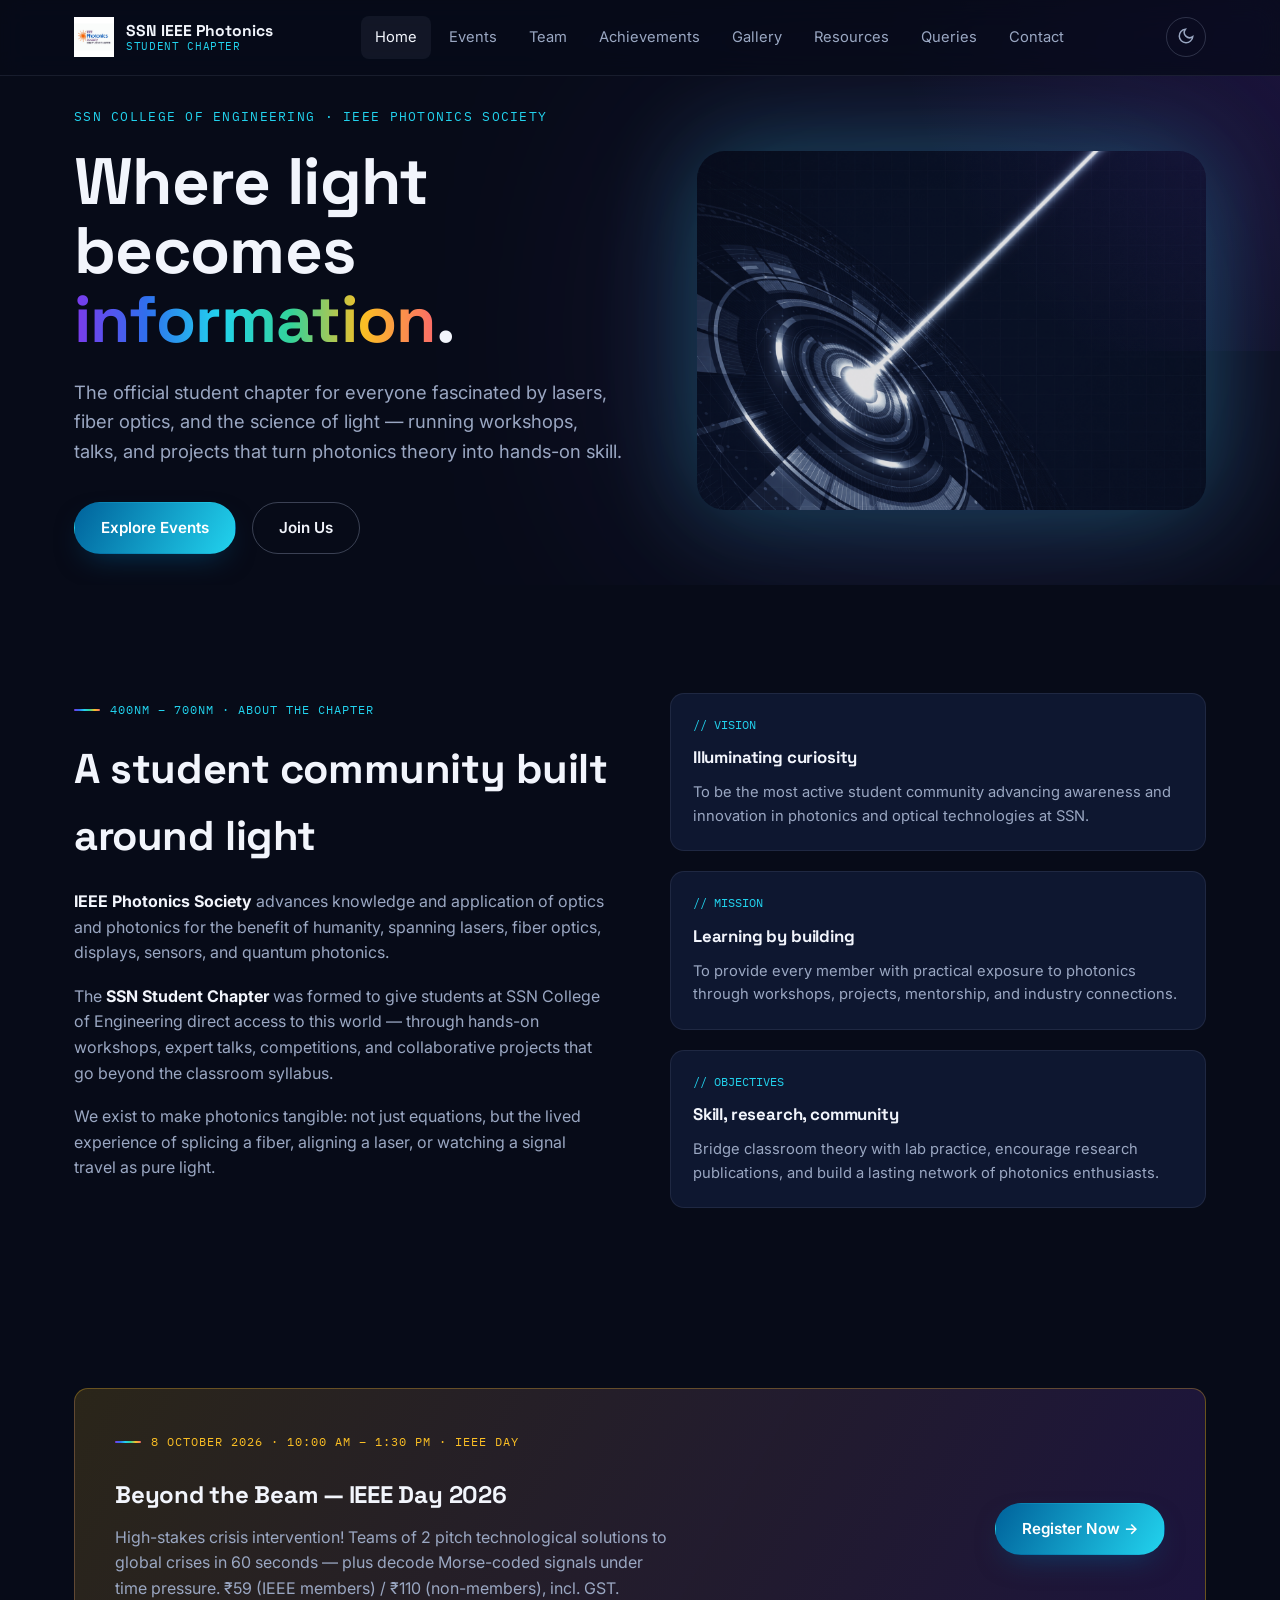
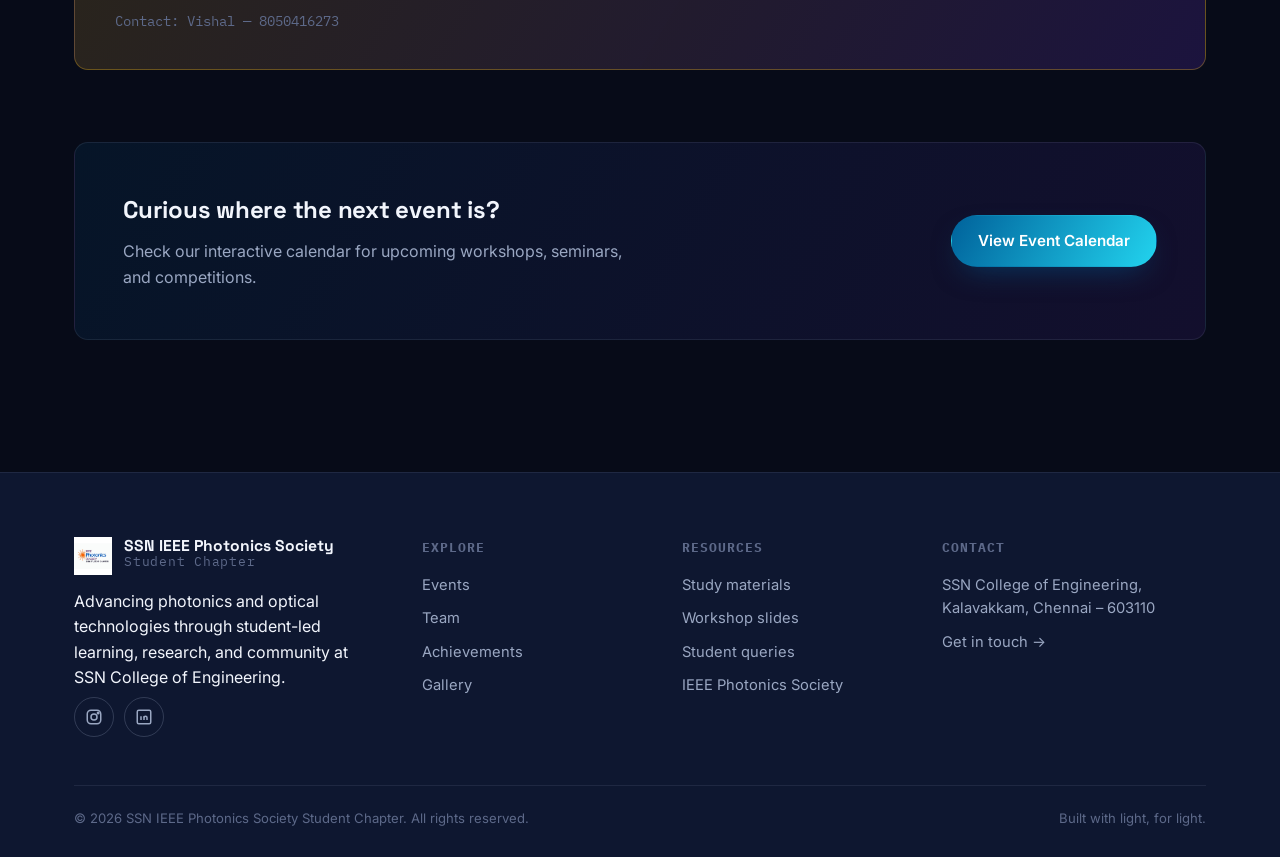
<file: index.html>
<!DOCTYPE html>
<html lang="en">
<head>
<meta charset="UTF-8">
<meta name="viewport" content="width=device-width, initial-scale=1.0">
<title>SSN IEEE Photonics Society — Student Chapter</title>
<meta name="description" content="Official website of the SSN IEEE Photonics Society Student Chapter — events, workshops, achievements, and resources in photonics and optics.">
<link rel="icon" href="assets/logo.png" type="image/png">
<link rel="preconnect" href="https://fonts.googleapis.com">
<link href="https://fonts.googleapis.com/css2?family=Space+Grotesk:wght@500;600;700&family=Inter:wght@400;500;600&family=IBM+Plex+Mono:wght@400;500&display=swap" rel="stylesheet">
<link rel="stylesheet" href="css/style.css">

<!-- Floating image animation & blend styles -->
<style>
    @keyframes floatHero {
        0%,
        100% {
            transform: translateY(0px) rotate(0deg);
        }
        30% {
            transform: translateY(-22px) rotate(0.8deg);
        }
        60% {
            transform: translateY(-8px) rotate(-0.4deg);
        }
    }
    .hero-float-img {
        width: 100%;
        max-width: 520px;
        height: auto;
        border-radius: 28px;
        mix-blend-mode: screen;
        opacity: 0.88;
        filter: drop-shadow(0 0 50px rgba(34, 211, 238, 0.35)) drop-shadow(0 0 120px rgba(124, 58, 237, 0.2));
        animation: floatHero 7s ease-in-out infinite;
        transition: filter 0.5s ease;
    }
    .hero-float-img:hover {
        filter: drop-shadow(0 0 70px rgba(34, 211, 238, 0.55)) drop-shadow(0 0 160px rgba(124, 58, 237, 0.35));
        opacity: 1;
    }
</style>
</head>
<body>

<nav class="nav">
  <div class="wrap">
    <a href="index.html" class="brand">
      <img src="assets/logo.png" alt="SSN IEEE Photonics Society logo">
      <div class="brand-text"><strong>SSN IEEE Photonics</strong><span>STUDENT CHAPTER</span></div>
    </a>
    <div class="nav-links">
      <a href="index.html">Home</a>
      <a href="events.html">Events</a>
      <a href="team.html">Team</a>
      <a href="achievements.html">Achievements</a>
      <a href="gallery.html">Gallery</a>
      <a href="resources.html">Resources</a>
      <a href="queries.html">Queries</a>
      <a href="contact.html">Contact</a>
    </div>
    <div class="nav-actions">
      <button class="icon-btn" data-theme-toggle aria-label="Toggle light and dark mode"><span data-theme-icon></span></button>
      <button class="icon-btn hamburger" aria-label="Open menu">
        <svg viewBox="0 0 24 24" fill="none" stroke="currentColor" stroke-width="2"><path d="M4 6h16M4 12h16M4 18h16"/></svg>
      </button>
    </div>
  </div>
</nav>
<div class="nav-mobile-panel">
  <a href="index.html">Home</a>
  <a href="events.html">Events</a>
  <a href="team.html">Team</a>
  <a href="achievements.html">Achievements</a>
  <a href="gallery.html">Gallery</a>
  <a href="resources.html">Resources</a>
  <a href="queries.html">Student Queries</a>
  <a href="contact.html">Contact</a>
</div>

<!-- HERO -->
<header class="hero">
  <div class="wrap">
    <div>
      <span class="hero-eyebrow">SSN College of Engineering &middot; IEEE Photonics Society</span>
      <h1>Where light becomes <em>information</em>.</h1>
      <p class="lead">The official student chapter for everyone fascinated by lasers, fiber optics, and the science of light — running workshops, talks, and projects that turn photonics theory into hands-on skill.</p>
      <div class="hero-ctas">
        <a href="events.html" class="btn btn-primary">Explore Events</a>
        <a href="queries.html" class="btn btn-ghost">Join Us</a>
      </div>
    </div>

    <!--
    ============================================================
    ORIGINAL PRISM SVG (commented out — replaced with image below)
    ============================================================
    <div class="prism-figure" aria-hidden="true">
      <svg viewBox="0 0 520 420" xmlns="http://www.w3.org/2000/svg">
        <defs>
          <radialGradient id="glow" cx="50%" cy="50%" r="60%">
            <stop offset="0%" stop-color="#22D3EE" stop-opacity=".18"/>
            <stop offset="100%" stop-color="#22D3EE" stop-opacity="0"/>
          </radialGradient>
        </defs>
        <circle cx="260" cy="210" r="200" fill="url(#glow)"/>
        <line x1="20" y1="210" x2="196" y2="210" stroke="#F2F5FC" stroke-width="3" stroke-linecap="round" opacity=".9">
          <animate attributeName="opacity" values=".4;1;.4" dur="3s" repeatCount="indefinite"/>
        </line>
        <polygon points="196,130 196,290 330,210" fill="rgba(242,245,252,0.06)" stroke="#F2F5FC" stroke-width="2.5" stroke-linejoin="round"/>
        <g stroke-width="3" stroke-linecap="round">
          <line x1="330" y1="210" x2="500" y2="90"  stroke="#7C3AED"><animate attributeName="opacity" values="0;1" dur="1s" begin=".2s" fill="freeze"/></line>
          <line x1="330" y1="210" x2="500" y2="130" stroke="#2F6FED"><animate attributeName="opacity" values="0;1" dur="1s" begin=".35s" fill="freeze"/></line>
          <line x1="330" y1="210" x2="500" y2="170" stroke="#22D3EE"><animate attributeName="opacity" values="0;1" dur="1s" begin=".5s" fill="freeze"/></line>
          <line x1="330" y1="210" x2="500" y2="250" stroke="#34D399"><animate attributeName="opacity" values="0;1" dur="1s" begin=".65s" fill="freeze"/></line>
          <line x1="330" y1="210" x2="500" y2="290" stroke="#FBBF24"><animate attributeName="opacity" values="0;1" dur="1s" begin=".8s" fill="freeze"/></line>
          <line x1="330" y1="210" x2="500" y2="330" stroke="#FB6A6A"><animate attributeName="opacity" values="0;1" dur="1s" begin=".95s" fill="freeze"/></line>
        </g>
        <g font-family="IBM Plex Mono, monospace" font-size="11" fill="#9AA7C2">
          <text x="504" y="92">410nm</text>
          <text x="504" y="132">460nm</text>
          <text x="504" y="172">490nm</text>
          <text x="504" y="252">530nm</text>
          <text x="504" y="292">590nm</text>
          <text x="504" y="332">650nm</text>
        </g>
      </svg>
    </div>
    ============================================================
    END OF COMMENTED PRISM SVG
    ============================================================
    -->

    <!-- REPLACEMENT: Floating blended image -->
    <div class="prism-figure" aria-hidden="true">
      <img
      src="assets/images/home.png"
      alt="Photonics visualization — floating light and optics"
      class="hero-float-img"
      loading="eager"
      >
  </div>
</div>
</header>

<!-- ABOUT  -->
<section class="section" id="about">
    <div class="wrap">
        <div class="about-grid">

            <div class="reveal">
                <span class="eyebrow">400nm – 700nm · about the chapter</span>
                <h2 style="font-size:clamp(1.8rem,3.4vw,2.6rem); color:var(--text-hi); margin-bottom:20px;">A student community built around light</h2>
                <div class="about-copy">
                    <p><strong style="color:var(--text-hi)">IEEE Photonics Society</strong> advances knowledge and application of optics and photonics for the benefit of humanity, spanning lasers, fiber optics, displays, sensors, and quantum photonics.</p>
                    <p>The <strong style="color:var(--text-hi)">SSN Student Chapter</strong> was formed to give students at SSN College of Engineering direct access to this world — through hands-on workshops, expert talks, competitions, and collaborative projects that go beyond the classroom syllabus.</p>
                    <p>We exist to make photonics tangible: not just equations, but the lived experience of splicing a fiber, aligning a laser, or watching a signal travel as pure light.</p>
                </div>
            </div>

            <div class="vmo-grid" style="grid-template-columns:1fr;">
                <div class="card vmo-card reveal">
                    <span class="wl">// VISION</span>
                    <h4>Illuminating curiosity</h4>
                    <p>To be the most active student community advancing awareness and innovation in photonics and optical technologies at SSN.</p>
                </div>
                <div class="card vmo-card reveal">
                    <span class="wl">// MISSION</span>
                    <h4>Learning by building</h4>
                    <p>To provide every member with practical exposure to photonics through workshops, projects, mentorship, and industry connections.</p>
                </div>
                <div class="card vmo-card reveal">
                    <span class="wl">// OBJECTIVES</span>
                    <h4>Skill, research, community</h4>
                    <p>Bridge classroom theory with lab practice, encourage research publications, and build a lasting network of photonics enthusiasts.</p>
                </div>
            </div>

        </div>
    </div>
</section>
<!-- IEEE Day 2026 Announcement -->
<section class="section section--tight">
    <div class="wrap">
        <div class="card reveal" style="padding:36px 40px; display:flex; align-items:center; justify-content:space-between; gap:30px; flex-wrap:wrap; background:linear-gradient(120deg, rgba(251,191,36,.15), rgba(124,58,237,.18)); border:1px solid rgba(251,191,36,.3);">
            <div>
                <span class="eyebrow" style="color:var(--spec-amber);">8 October 2026 · 10:00 AM – 1:30 PM · IEEE Day</span>
                <h3 style="color:var(--text-hi); font-size:1.5rem; margin:8px 0 10px;">Beyond the Beam — IEEE Day 2026</h3>
                <p style="color:var(--text-dim); max-width:56ch; margin:0 0 10px;">High-stakes crisis intervention! Teams of 2 pitch technological solutions to global crises in 60 seconds — plus decode Morse-coded signals under time pressure. ₹59 (IEEE members) / ₹110 (non-members), incl. GST.</p>
                <p style="color:var(--text-faint); font-size:0.85rem; margin:0; font-family:var(--font-mono);">Contact: Vishal — 8050416273</p>
            </div>
            <a href="https://forms.gle/ZvETYQPibku2JffE9" class="btn btn-primary" target="_blank" rel="noopener">Register Now →</a>
        </div>
    </div>
</section>
<section class="section section--tight" style="padding-top:0;">
    <div class="wrap">
        <div class="card reveal" style="padding:48px; display:flex; align-items:center; justify-content:space-between; gap:30px; flex-wrap:wrap; background:linear-gradient(120deg, rgba(0,98,155,.12), rgba(124,58,237,.1));">
            <div>
                <h3 style="color:var(--text-hi); font-size:1.5rem; margin-bottom:10px;">Curious where the next event is?</h3>
                <p style="color:var(--text-dim); max-width:50ch;">Check our interactive calendar for upcoming workshops, seminars, and competitions.</p>
            </div>
            <a href="events.html" class="btn btn-primary">View Event Calendar</a>
        </div>
    </div>
</section>

<footer class="site-footer">
    <div class="wrap">
        <div class="footer-grid">
            <div>
                <div class="footer-brand">
                    <img src="assets/logo.png" alt="SSN IEEE Photonics Society logo">
                    <div class="brand-text"><strong>SSN IEEE Photonics Society</strong><span style="color:var(--text-faint); font-size:.8rem;">Student Chapter</span></div>
                </div>
                <p style="max-width:32ch;">Advancing photonics and optical technologies through student-led learning, research, and community at SSN College of Engineering.</p>
                <div class="social-row">
                    <a href="https://www.instagram.com/ssn.ieee.photonics?igsh=czd6aGx5djE5NG43" class="icon-btn" aria-label="Instagram"><svg viewBox="0 0 24 24" fill="none" stroke="currentColor" stroke-width="2"><rect x="3" y="3" width="18" height="18" rx="5"/><circle cx="12" cy="12" r="4"/><circle cx="17.5" cy="6.5" r="1"/></svg></a>
                    <a href="https://www.linkedin.com/company/ieee-photonics-society-student-chapter-ssnce/" class="icon-btn" aria-label="LinkedIn"><svg viewBox="0 0 24 24" fill="none" stroke="currentColor" stroke-width="2"><rect x="3" y="3" width="18" height="18" rx="2"/><line x1="8" y1="11" x2="8" y2="16"/><line x1="8" y1="8" x2="8" y2="8"/><line x1="12" y1="11" x2="12" y2="16"/><path d="M12 13c0-1.5 1-2 2-2s2 .5 2 2v3"/></svg></a>
                </div>
            </div>
            <div class="footer-col">
                <h4>Explore</h4>
                <a href="events.html">Events</a>
                <a href="team.html">Team</a>
                <a href="achievements.html">Achievements</a>
                <a href="gallery.html">Gallery</a>
            </div>
            <div class="footer-col">
                <h4>Resources</h4>
                <a href="resources.html">Study materials</a>
                <a href="resources.html">Workshop slides</a>
                <a href="queries.html">Student queries</a>
                <a href="https://www.photonicssociety.org" target="_blank" rel="noopener">IEEE Photonics Society</a>
            </div>
            <div class="footer-col">
                <h4>Contact</h4>
                <p>SSN College of Engineering,<br>Kalavakkam, Chennai – 603110</p>
                <a href="contact.html">Get in touch →</a>
            </div>
        </div>
        <div class="footer-bottom">
            <span>© 2026 SSN IEEE Photonics Society Student Chapter. All rights reserved.</span>
            <span>Built with light, for light.</span>
        </div>
    </div>
</footer>

<button class="scroll-top" aria-label="Scroll to top">
    <svg viewBox="0 0 24 24" fill="none" stroke="currentColor" stroke-width="2"><path d="M12 19V5M5 12l7-7 7 7"/></svg>
</button>

<script src="js/main.js"></script>
</body>
</html>
</file>
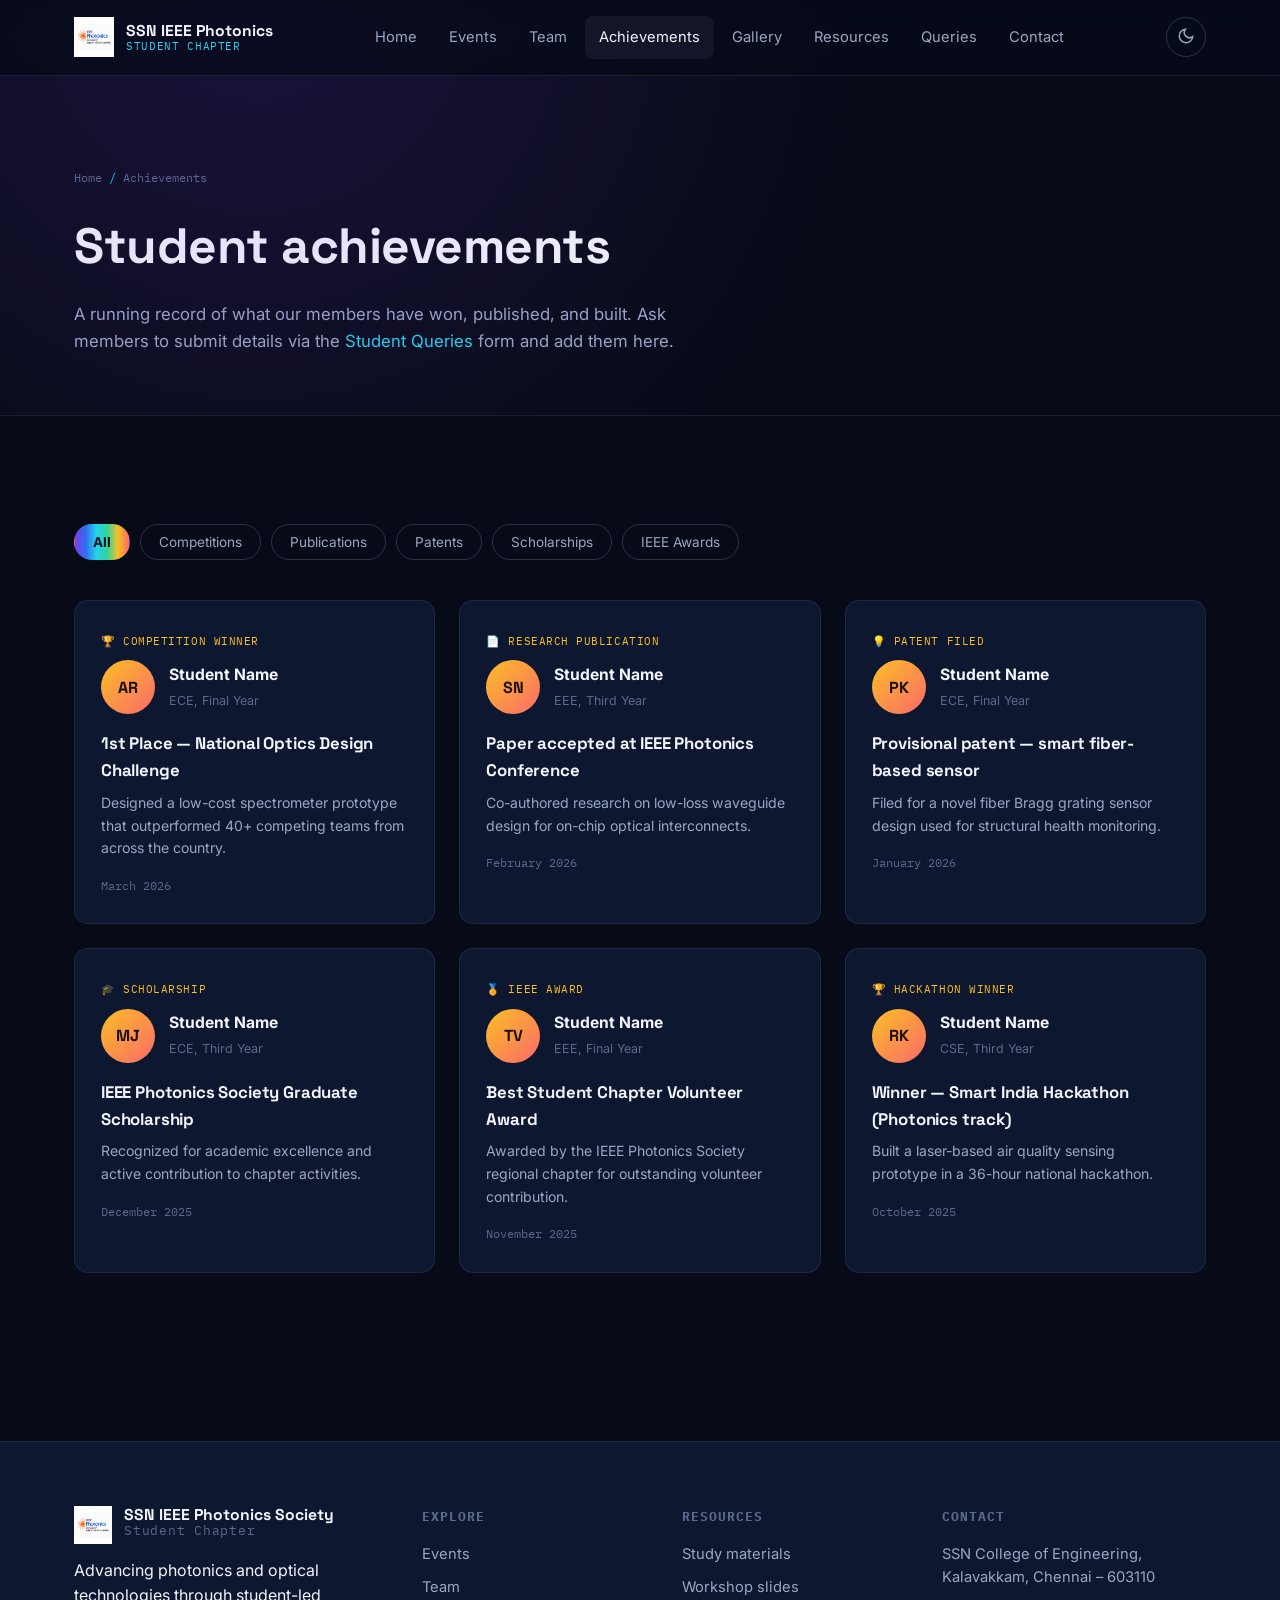
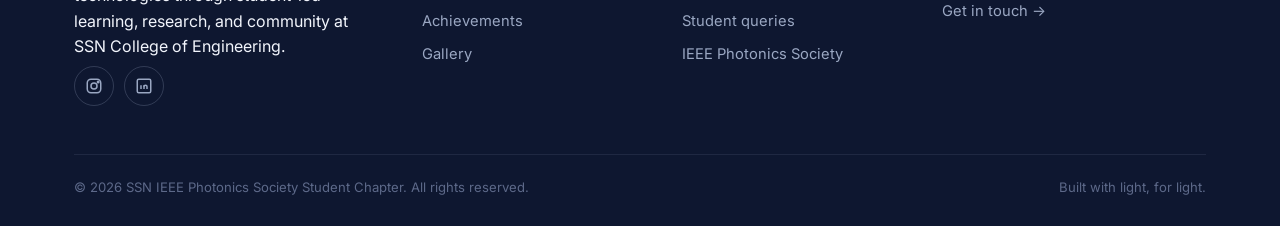
<file: achievements.html>
<!DOCTYPE html>
<html lang="en">
<head>
<meta charset="UTF-8">
<meta name="viewport" content="width=device-width, initial-scale=1.0">
<title>Student Achievements — SSN IEEE Photonics Society</title>
<meta name="description" content="Celebrating competition wins, publications, patents, and recognitions earned by SSN IEEE Photonics Society members.">
<link rel="icon" href="assets/logo.png" type="image/png">
<link rel="preconnect" href="https://fonts.googleapis.com">
<link href="https://fonts.googleapis.com/css2?family=Space+Grotesk:wght@500;600;700&family=Inter:wght@400;500;600&family=IBM+Plex+Mono:wght@400;500&display=swap" rel="stylesheet">
<link rel="stylesheet" href="css/style.css">
</head>
<body>

<nav class="nav">
  <div class="wrap">
    <a href="index.html" class="brand">
      <img src="assets/logo.png" alt="SSN IEEE Photonics Society logo">
      <div class="brand-text"><strong>SSN IEEE Photonics</strong><span>STUDENT CHAPTER</span></div>
    </a>
    <div class="nav-links">
      <a href="index.html">Home</a>
      <a href="events.html">Events</a>
      <a href="team.html">Team</a>
      <a href="achievements.html">Achievements</a>
      <a href="gallery.html">Gallery</a>
      <a href="resources.html">Resources</a>
      <a href="queries.html">Queries</a>
      <a href="contact.html">Contact</a>
    </div>
    <div class="nav-actions">
      <button class="icon-btn" data-theme-toggle aria-label="Toggle light and dark mode"><span data-theme-icon></span></button>
      <button class="icon-btn hamburger" aria-label="Open menu">
        <svg viewBox="0 0 24 24" fill="none" stroke="currentColor" stroke-width="2"><path d="M4 6h16M4 12h16M4 18h16"/></svg>
      </button>
    </div>
  </div>
</nav>
<div class="nav-mobile-panel">
  <a href="index.html">Home</a>
  <a href="events.html">Events</a>
  <a href="team.html">Team</a>
  <a href="achievements.html">Achievements</a>
  <a href="gallery.html">Gallery</a>
  <a href="resources.html">Resources</a>
  <a href="queries.html">Student Queries</a>
  <a href="contact.html">Contact</a>
</div>

<header class="page-hero">
  <div class="wrap">
    <div class="breadcrumb">Home <span>/</span> Achievements</div>
    <h1>Student achievements</h1>
    <p>A running record of what our members have won, published, and built. Ask members to submit details via the <a href="queries.html" style="color:var(--spec-cyan);">Student Queries</a> form and add them here.</p>
  </div>
</header>

<section class="section">
  <div class="wrap">
    <div class="filter-row reveal">
      <button class="filter-btn active" data-ach-filter="all">All</button>
      <button class="filter-btn" data-ach-filter="Competition">Competitions</button>
      <button class="filter-btn" data-ach-filter="Publication">Publications</button>
      <button class="filter-btn" data-ach-filter="Patent">Patents</button>
      <button class="filter-btn" data-ach-filter="Scholarship">Scholarships</button>
      <button class="filter-btn" data-ach-filter="Award">IEEE Awards</button>
    </div>

    <div class="ach-grid">
      <div class="card ach-card reveal" data-ach-item data-category="Competition">
        <div class="ach-badge">🏆 Competition Winner</div>
        <div class="ach-top">
          <div class="ach-avatar">AR</div>
          <div><strong>Student Name</strong><span>ECE, Final Year</span></div>
        </div>
        <h4>1st Place — National Optics Design Challenge</h4>
        <p>Designed a low-cost spectrometer prototype that outperformed 40+ competing teams from across the country.</p>
        <span class="ach-date">March 2026</span>
      </div>

      <div class="card ach-card reveal" data-ach-item data-category="Publication">
        <div class="ach-badge">📄 Research Publication</div>
        <div class="ach-top">
          <div class="ach-avatar">SN</div>
          <div><strong>Student Name</strong><span>EEE, Third Year</span></div>
        </div>
        <h4>Paper accepted at IEEE Photonics Conference</h4>
        <p>Co-authored research on low-loss waveguide design for on-chip optical interconnects.</p>
        <span class="ach-date">February 2026</span>
      </div>

      <div class="card ach-card reveal" data-ach-item data-category="Patent">
        <div class="ach-badge">💡 Patent Filed</div>
        <div class="ach-top">
          <div class="ach-avatar">PK</div>
          <div><strong>Student Name</strong><span>ECE, Final Year</span></div>
        </div>
        <h4>Provisional patent — smart fiber-based sensor</h4>
        <p>Filed for a novel fiber Bragg grating sensor design used for structural health monitoring.</p>
        <span class="ach-date">January 2026</span>
      </div>

      <div class="card ach-card reveal" data-ach-item data-category="Scholarship">
        <div class="ach-badge">🎓 Scholarship</div>
        <div class="ach-top">
          <div class="ach-avatar">MJ</div>
          <div><strong>Student Name</strong><span>ECE, Third Year</span></div>
        </div>
        <h4>IEEE Photonics Society Graduate Scholarship</h4>
        <p>Recognized for academic excellence and active contribution to chapter activities.</p>
        <span class="ach-date">December 2025</span>
      </div>

      <div class="card ach-card reveal" data-ach-item data-category="Award">
        <div class="ach-badge">🏅 IEEE Award</div>
        <div class="ach-top">
          <div class="ach-avatar">TV</div>
          <div><strong>Student Name</strong><span>EEE, Final Year</span></div>
        </div>
        <h4>Best Student Chapter Volunteer Award</h4>
        <p>Awarded by the IEEE Photonics Society regional chapter for outstanding volunteer contribution.</p>
        <span class="ach-date">November 2025</span>
      </div>

      <div class="card ach-card reveal" data-ach-item data-category="Competition">
        <div class="ach-badge">🏆 Hackathon Winner</div>
        <div class="ach-top">
          <div class="ach-avatar">RK</div>
          <div><strong>Student Name</strong><span>CSE, Third Year</span></div>
        </div>
        <h4>Winner — Smart India Hackathon (Photonics track)</h4>
        <p>Built a laser-based air quality sensing prototype in a 36-hour national hackathon.</p>
        <span class="ach-date">October 2025</span>
      </div>
    </div>
  </div>
</section>

<footer class="site-footer">
  <div class="wrap">
    <div class="footer-grid">
      <div>
        <div class="footer-brand">
          <img src="assets/logo.png" alt="SSN IEEE Photonics Society logo">
          <div class="brand-text"><strong>SSN IEEE Photonics Society</strong><span style="color:var(--text-faint); font-size:.8rem;">Student Chapter</span></div>
        </div>
        <p style="max-width:32ch;">Advancing photonics and optical technologies through student-led learning, research, and community at SSN College of Engineering.</p>
        <div class="social-row">
          <a href="https://www.instagram.com/ssn.ieee.photonics?igsh=czd6aGx5djE5NG43" class="icon-btn" aria-label="Instagram"><svg viewBox="0 0 24 24" fill="none" stroke="currentColor" stroke-width="2"><rect x="3" y="3" width="18" height="18" rx="5"/><circle cx="12" cy="12" r="4"/><circle cx="17.5" cy="6.5" r="1"/></svg></a>
          <a href="https://www.linkedin.com/company/ieee-photonics-society-student-chapter-ssnce/" class="icon-btn" aria-label="LinkedIn"><svg viewBox="0 0 24 24" fill="none" stroke="currentColor" stroke-width="2"><rect x="3" y="3" width="18" height="18" rx="2"/><line x1="8" y1="11" x2="8" y2="16"/><line x1="8" y1="8" x2="8" y2="8"/><line x1="12" y1="11" x2="12" y2="16"/><path d="M12 13c0-1.5 1-2 2-2s2 .5 2 2v3"/></svg></a>
        </div>
      </div>
      <div class="footer-col">
        <h4>Explore</h4>
        <a href="events.html">Events</a>
        <a href="team.html">Team</a>
        <a href="achievements.html">Achievements</a>
        <a href="gallery.html">Gallery</a>
      </div>
      <div class="footer-col">
        <h4>Resources</h4>
        <a href="resources.html">Study materials</a>
        <a href="resources.html">Workshop slides</a>
        <a href="queries.html">Student queries</a>
        <a href="https://www.photonicssociety.org" target="_blank" rel="noopener">IEEE Photonics Society</a>
      </div>
      <div class="footer-col">
        <h4>Contact</h4>
        <p>SSN College of Engineering,<br>Kalavakkam, Chennai – 603110</p>
        <a href="contact.html">Get in touch →</a>
      </div>
    </div>
    <div class="footer-bottom">
      <span>© 2026 SSN IEEE Photonics Society Student Chapter. All rights reserved.</span>
      <span>Built with light, for light.</span>
    </div>
  </div>
</footer>

<button class="scroll-top" aria-label="Scroll to top">
  <svg viewBox="0 0 24 24" fill="none" stroke="currentColor" stroke-width="2"><path d="M12 19V5M5 12l7-7 7 7"/></svg>
</button>

<script src="js/main.js"></script>
</body>
</html>
</file>
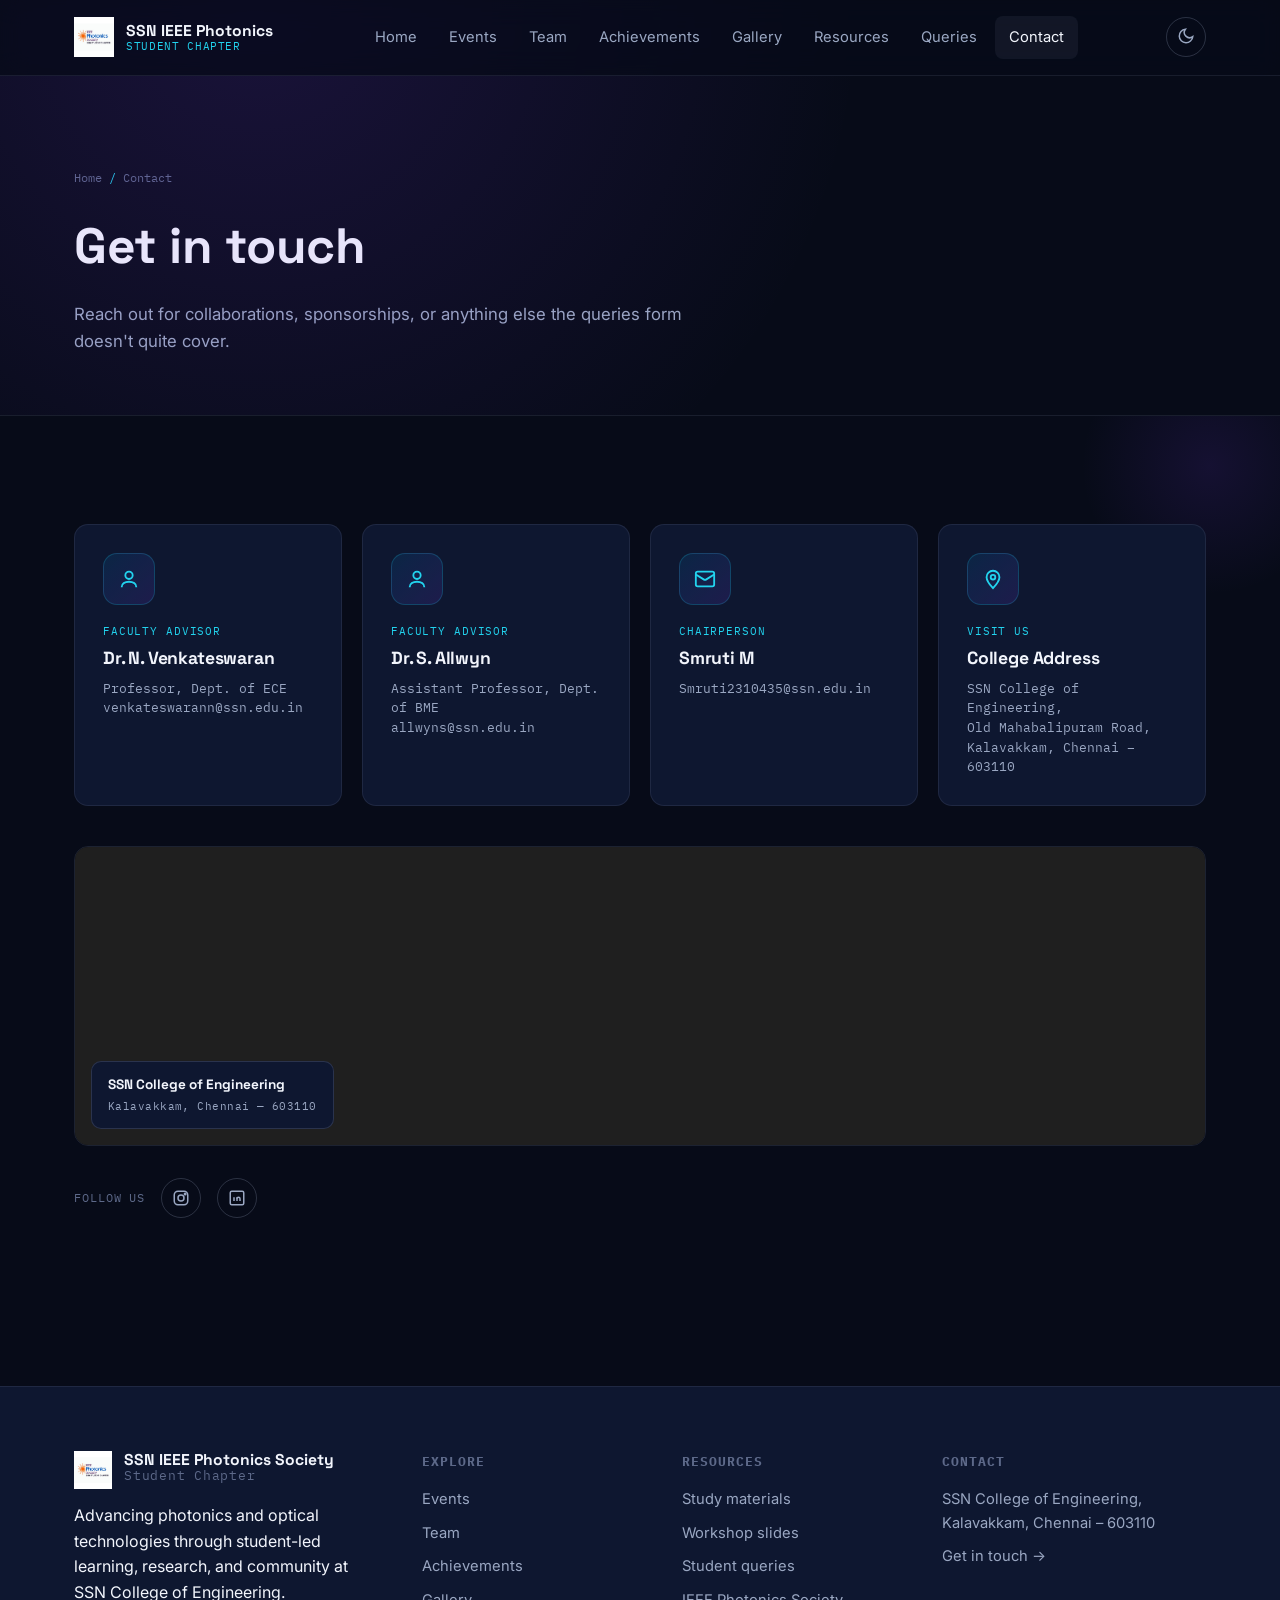
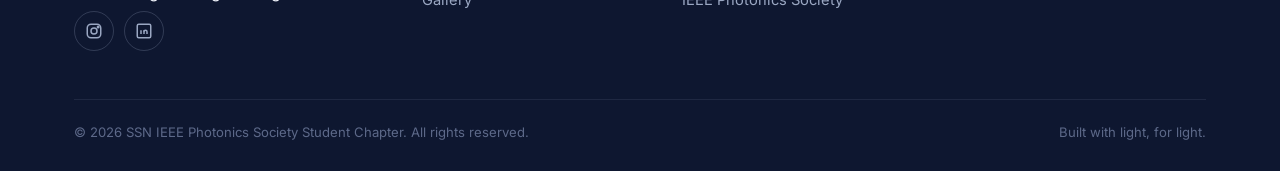
<file: contact.html>
<!DOCTYPE html>
<html lang="en">
<head>
<meta charset="UTF-8">
<meta name="viewport" content="width=device-width, initial-scale=1.0">
<title>Contact — SSN IEEE Photonics Society</title>
<meta name="description" content="Get in touch with the SSN IEEE Photonics Society Student Chapter — chairperson, vice chairperson, email, address, and location map.">
<link rel="icon" href="assets/logo.png" type="image/png">
<link rel="preconnect" href="https://fonts.googleapis.com">
<link href="https://fonts.googleapis.com/css2?family=Space+Grotesk:wght@500;600;700&family=Inter:wght@400;500;600&family=IBM+Plex+Mono:wght@400;500&display=swap" rel="stylesheet">
<link rel="stylesheet" href="css/style.css">
<style>
/* ==========================================================================
   CONTACT PAGE — ENHANCED STYLES
   ========================================================================== */

/* ---- Contact Cards ---- */
.contact-card-enhanced {
  background: var(--ink-2);
  border: 1px solid rgba(154,167,194,.12);
  border-radius: var(--radius);
  padding: 28px;
  transition: transform 0.35s ease, box-shadow 0.35s ease, border-color 0.35s ease;
  cursor: pointer;
  position: relative;
  overflow: hidden;
}

.contact-card-enhanced::before {
  content: "";
  position: absolute;
  inset: 0;
  border-radius: inherit;
  background: radial-gradient(circle at var(--mouse-x, 50%) var(--mouse-y, 50%), 
    rgba(34,211,238,.08) 0%, transparent 60%);
  opacity: 0;
  transition: opacity 0.4s ease;
  pointer-events: none;
  z-index: 1;
}

.contact-card-enhanced:hover {
  transform: translateY(-4px);
  box-shadow: 0 20px 50px -20px rgba(0,0,0,.4);
  border-color: rgba(34,211,238,.25);
}

.contact-card-enhanced:hover::before {
  opacity: 1;
}

.contact-icon-wrapper {
  width: 52px;
  height: 52px;
  border-radius: 14px;
  background: linear-gradient(135deg, rgba(0,98,155,.2), rgba(124,58,237,.15));
  display: flex;
  align-items: center;
  justify-content: center;
  margin-bottom: 18px;
  border: 1px solid rgba(34,211,238,.2);
  transition: transform 0.3s ease, box-shadow 0.3s ease;
  position: relative;
  z-index: 2;
}

.contact-card-enhanced:hover .contact-icon-wrapper {
  transform: scale(1.08);
  box-shadow: 0 8px 24px rgba(34,211,238,.2);
}

.contact-icon-wrapper svg {
  width: 22px;
  height: 22px;
  color: var(--spec-cyan);
}

.contact-card-enhanced h3 {
  font-family: var(--font-display);
  font-size: 1.1rem;
  color: var(--text-hi);
  margin-bottom: 6px;
  position: relative;
  z-index: 2;
}

.contact-card-enhanced .contact-detail {
  font-family: var(--font-mono);
  font-size: 0.82rem;
  color: var(--text-dim);
  line-height: 1.5;
  position: relative;
  z-index: 2;
}

.contact-card-enhanced .contact-label {
  font-family: var(--font-mono);
  font-size: 0.68rem;
  text-transform: uppercase;
  letter-spacing: 0.08em;
  color: var(--spec-cyan);
  margin-bottom: 4px;
  position: relative;
  z-index: 2;
}

/* ---- Map Container ---- */
.map-container-enhanced {
  border-radius: var(--radius);
  overflow: hidden;
  border: 1px solid rgba(154,167,194,.15);
  height: 300px;
  position: relative;
  transition: border-color 0.35s ease, box-shadow 0.35s ease;
}

.map-container-enhanced:hover {
  border-color: rgba(34,211,238,.3);
  box-shadow: 0 16px 40px -16px rgba(0,0,0,.4);
}

.map-container-enhanced iframe {
  width: 100%;
  height: 100%;
  border: 0;
  filter: grayscale(.3) invert(.92) contrast(.9);
  transition: filter 0.4s ease;
}

html[data-theme="light"] .map-container-enhanced iframe {
  filter: none;
}

.map-container-enhanced:hover iframe {
  filter: grayscale(.1) invert(.92) contrast(.95);
}

html[data-theme="light"] .map-container-enhanced:hover iframe {
  filter: none;
}

/* ---- Map Overlay ---- */
.map-overlay {
  position: absolute;
  bottom: 16px;
  left: 16px;
  background: var(--ink-2);
  border: 1px solid rgba(154,167,194,.2);
  border-radius: 10px;
  padding: 12px 16px;
  backdrop-filter: blur(12px);
  z-index: 2;
  pointer-events: none;
}

.map-overlay p {
  font-family: var(--font-mono);
  font-size: 0.7rem;
  color: var(--text-dim);
  letter-spacing: 0.04em;
  margin: 0;
}

.map-overlay strong {
  color: var(--text-hi);
  display: block;
  font-family: var(--font-display);
  font-size: 0.85rem;
  margin-bottom: 2px;
}

/* ---- Social Section ---- */
.social-section-enhanced {
  margin-top: 32px;
  display: flex;
  align-items: center;
  gap: 16px;
  flex-wrap: wrap;
}

.social-section-enhanced .social-label {
  font-family: var(--font-mono);
  font-size: 0.72rem;
  text-transform: uppercase;
  letter-spacing: 0.08em;
  color: var(--text-faint);
}

.social-section-enhanced .icon-btn {
  transition: transform 0.3s ease, color 0.3s ease, border-color 0.3s ease, box-shadow 0.3s ease;
}

.social-section-enhanced .icon-btn:hover {
  transform: translateY(-3px);
  box-shadow: 0 8px 20px rgba(34,211,238,.2);
}

/* ---- Decorative Elements ---- */
.contact-glow {
  position: absolute;
  top: -80px;
  right: -60px;
  width: 260px;
  height: 260px;
  background: radial-gradient(circle, rgba(124,58,237,.12) 0%, transparent 70%);
  pointer-events: none;
  border-radius: 50%;
}

/* ---- Responsive ---- */
.contact-card-grid {
  display: grid;
  grid-template-columns: repeat(4, 1fr);
  gap: 20px;
  margin-bottom: 40px;
}

@media (max-width: 900px) {
  .contact-card-grid {
    grid-template-columns: repeat(2, 1fr);
  }
  .map-container-enhanced {
    height: 240px;
  }
}

@media (max-width: 560px) {
  .contact-card-grid {
    grid-template-columns: 1fr;
  }
}

/* ---- Animations ---- */
@keyframes contactFadeUp {
  from {
    opacity: 0;
    transform: translateY(30px);
  }
  to {
    opacity: 1;
    transform: translateY(0);
  }
}

.contact-animate {
  animation: contactFadeUp 0.7s ease forwards;
}

.contact-animate-delay-1 { animation-delay: 0.1s; opacity: 0; }
.contact-animate-delay-2 { animation-delay: 0.2s; opacity: 0; }
.contact-animate-delay-3 { animation-delay: 0.3s; opacity: 0; }
.contact-animate-delay-4 { animation-delay: 0.4s; opacity: 0; }
.contact-animate-delay-5 { animation-delay: 0.5s; opacity: 0; }
</style>
</head>
<body>

<nav class="nav">
  <div class="wrap">
    <a href="index.html" class="brand">
      <img src="assets/logo.png" alt="SSN IEEE Photonics Society logo">
      <div class="brand-text"><strong>SSN IEEE Photonics</strong><span>STUDENT CHAPTER</span></div>
    </a>
    <div class="nav-links">
      <a href="index.html">Home</a>
      <a href="events.html">Events</a>
      <a href="team.html">Team</a>
      <a href="achievements.html">Achievements</a>
      <a href="gallery.html">Gallery</a>
      <a href="resources.html">Resources</a>
      <a href="queries.html">Queries</a>
      <a href="contact.html">Contact</a>
    </div>
    <div class="nav-actions">
      <button class="icon-btn" data-theme-toggle aria-label="Toggle light and dark mode"><span data-theme-icon></span></button>
      <button class="icon-btn hamburger" aria-label="Open menu">
        <svg viewBox="0 0 24 24" fill="none" stroke="currentColor" stroke-width="2"><path d="M4 6h16M4 12h16M4 18h16"/></svg>
      </button>
    </div>
  </div>
</nav>
<div class="nav-mobile-panel">
  <a href="index.html">Home</a>
  <a href="events.html">Events</a>
  <a href="team.html">Team</a>
  <a href="achievements.html">Achievements</a>
  <a href="gallery.html">Gallery</a>
  <a href="resources.html">Resources</a>
  <a href="queries.html">Student Queries</a>
  <a href="contact.html">Contact</a>
</div>

<header class="page-hero">
  <div class="wrap">
    <div class="breadcrumb">Home <span>/</span> Contact</div>
    <h1>Get in touch</h1>
    <p>Reach out for collaborations, sponsorships, or anything else the queries form doesn't quite cover.</p>
  </div>
</header>

<section class="section" style="position: relative; overflow: hidden;">
  <div class="contact-glow"></div>
  <div class="wrap" style="position: relative; z-index: 2;">
    
    <!-- Contact Cards Grid -->
    <div class="contact-card-grid">

      <!-- Advisor Card 1 -->
      <div class="contact-card-enhanced contact-animate contact-animate-delay-1" id="advisor-card">
        <div class="contact-icon-wrapper">
          <svg viewBox="0 0 24 24" fill="none" stroke="currentColor" stroke-width="2">
            <circle cx="12" cy="8" r="4"/>
            <path d="M4 21c0-4 3.6-6 8-6s8 2 8 6"/>
          </svg>
        </div>
        <p class="contact-label">Faculty Advisor</p>
        <h3>Dr. N. Venkateswaran</h3>
        <p class="contact-detail">Professor, Dept. of ECE</p>
        <p class="contact-detail">venkateswarann@ssn.edu.in</p>
      </div>

      <!-- Advisor Card 2 -->
      <div class="contact-card-enhanced contact-animate contact-animate-delay-2" id="advisor-card-2">
        <div class="contact-icon-wrapper">
          <svg viewBox="0 0 24 24" fill="none" stroke="currentColor" stroke-width="2">
            <circle cx="12" cy="8" r="4"/>
            <path d="M4 21c0-4 3.6-6 8-6s8 2 8 6"/>
          </svg>
        </div>
        <p class="contact-label">Faculty Advisor</p>
        <h3>Dr. S. Allwyn</h3>
        <p class="contact-detail">Assistant Professor, Dept. of BME</p>
        <p class="contact-detail">allwyns@ssn.edu.in</p>
      </div>

      <!-- Email Card -->
      <div class="contact-card-enhanced contact-animate contact-animate-delay-3" id="email-card">
        <div class="contact-icon-wrapper">
          <svg viewBox="0 0 24 24" fill="none" stroke="currentColor" stroke-width="2">
            <rect x="2" y="4" width="20" height="16" rx="2"/>
            <path d="m22 7-8.97 5.7a1.94 1.94 0 0 1-2.06 0L2 7"/>
          </svg>
        </div>
        <p class="contact-label">Chairperson</p>
        <h3>Smruti M</h3>
        <p class="contact-detail">Smruti2310435@ssn.edu.in</p>
      </div>

      <!-- Address Card -->
      <div class="contact-card-enhanced contact-animate contact-animate-delay-4" id="address-card">
        <div class="contact-icon-wrapper">
          <svg viewBox="0 0 24 24" fill="none" stroke="currentColor" stroke-width="2">
            <path d="M12 22s7-7.5 7-12a7 7 0 0 0-14 0c0 4.5 7 12 7 12z"/>
            <circle cx="12" cy="10" r="2.5"/>
          </svg>
        </div>
        <p class="contact-label">Visit Us</p>
        <h3>College Address</h3>
        <p class="contact-detail">SSN College of Engineering,<br>Old Mahabalipuram Road,<br>Kalavakkam, Chennai – 603110</p>
      </div>



    </div>

    <!-- Map Section -->
    <div class="map-container-enhanced contact-animate contact-animate-delay-5">
      <iframe
        src="https://www.google.com/maps?q=SSN+College+of+Engineering,+Kalavakkam,+Chennai&output=embed"
        loading="lazy" referrerpolicy="no-referrer-when-downgrade" 
        title="SSN College of Engineering location">
      </iframe>
      <div class="map-overlay">
        <strong>SSN College of Engineering</strong>
        <p>Kalavakkam, Chennai — 603110</p>
      </div>
    </div>

    <!-- Social Links -->
    <div class="social-section-enhanced contact-animate contact-animate-delay-5">
      <span class="social-label">Follow us</span>
      <a href="https://www.instagram.com/ssn.ieee.photonics?igsh=czd6aGx5djE5NG43" class="icon-btn" aria-label="Instagram">
        <svg viewBox="0 0 24 24" fill="none" stroke="currentColor" stroke-width="2"><rect x="3" y="3" width="18" height="18" rx="5"/><circle cx="12" cy="12" r="4"/><circle cx="17.5" cy="6.5" r="1"/></svg>
      </a>
      <a href="https://www.linkedin.com/company/ieee-photonics-society-student-chapter-ssnce/" class="icon-btn" aria-label="LinkedIn">
        <svg viewBox="0 0 24 24" fill="none" stroke="currentColor" stroke-width="2"><rect x="3" y="3" width="18" height="18" rx="2"/><line x1="8" y1="11" x2="8" y2="16"/><line x1="8" y1="8" x2="8" y2="8"/><line x1="12" y1="11" x2="12" y2="16"/><path d="M12 13c0-1.5 1-2 2-2s2 .5 2 2v3"/></svg>
      </a>
    </div>

  </div>
</section>

<footer class="site-footer">
  <div class="wrap">
    <div class="footer-grid">
      <div>
        <div class="footer-brand">
          <img src="assets/logo.png" alt="SSN IEEE Photonics Society logo">
          <div class="brand-text"><strong>SSN IEEE Photonics Society</strong><span style="color:var(--text-faint); font-size:.8rem;">Student Chapter</span></div>
        </div>
        <p style="max-width:32ch;">Advancing photonics and optical technologies through student-led learning, research, and community at SSN College of Engineering.</p>
        <div class="social-row">
          <a href="https://www.instagram.com/ssn.ieee.photonics?igsh=czd6aGx5djE5NG43" class="icon-btn" aria-label="Instagram"><svg viewBox="0 0 24 24" fill="none" stroke="currentColor" stroke-width="2"><rect x="3" y="3" width="18" height="18" rx="5"/><circle cx="12" cy="12" r="4"/><circle cx="17.5" cy="6.5" r="1"/></svg></a>
          <a href="https://www.linkedin.com/company/ieee-photonics-society-student-chapter-ssnce/" class="icon-btn" aria-label="LinkedIn"><svg viewBox="0 0 24 24" fill="none" stroke="currentColor" stroke-width="2"><rect x="3" y="3" width="18" height="18" rx="2"/><line x1="8" y1="11" x2="8" y2="16"/><line x1="8" y1="8" x2="8" y2="8"/><line x1="12" y1="11" x2="12" y2="16"/><path d="M12 13c0-1.5 1-2 2-2s2 .5 2 2v3"/></svg></a>
        </div>
      </div>
      <div class="footer-col">
        <h4>Explore</h4>
        <a href="events.html">Events</a>
        <a href="team.html">Team</a>
        <a href="achievements.html">Achievements</a>
        <a href="gallery.html">Gallery</a>
      </div>
      <div class="footer-col">
        <h4>Resources</h4>
        <a href="resources.html">Study materials</a>
        <a href="resources.html">Workshop slides</a>
        <a href="queries.html">Student queries</a>
        <a href="https://www.photonicssociety.org" target="_blank" rel="noopener">IEEE Photonics Society</a>
      </div>
      <div class="footer-col">
        <h4>Contact</h4>
        <p>SSN College of Engineering,<br>Kalavakkam, Chennai – 603110</p>
        <a href="contact.html">Get in touch →</a>
      </div>
    </div>
    <div class="footer-bottom">
      <span>© 2026 SSN IEEE Photonics Society Student Chapter. All rights reserved.</span>
      <span>Built with light, for light.</span>
    </div>
  </div>
</footer>

<button class="scroll-top" aria-label="Scroll to top">
  <svg viewBox="0 0 24 24" fill="none" stroke="currentColor" stroke-width="2"><path d="M12 19V5M5 12l7-7 7 7"/></svg>
</button>

<script src="js/main.js"></script>
<script>
  // ---- Mouse-tracking glow effect on contact cards ----
  document.querySelectorAll('.contact-card-enhanced').forEach(card => {
    card.addEventListener('mousemove', (e) => {
      const rect = card.getBoundingClientRect();
      const x = ((e.clientX - rect.left) / rect.width) * 100;
      const y = ((e.clientY - rect.top) / rect.height) * 100;
      card.style.setProperty('--mouse-x', `${x}%`);
      card.style.setProperty('--mouse-y', `${y}%`);
    });
  });
</script>
</body>
</html>
</file>
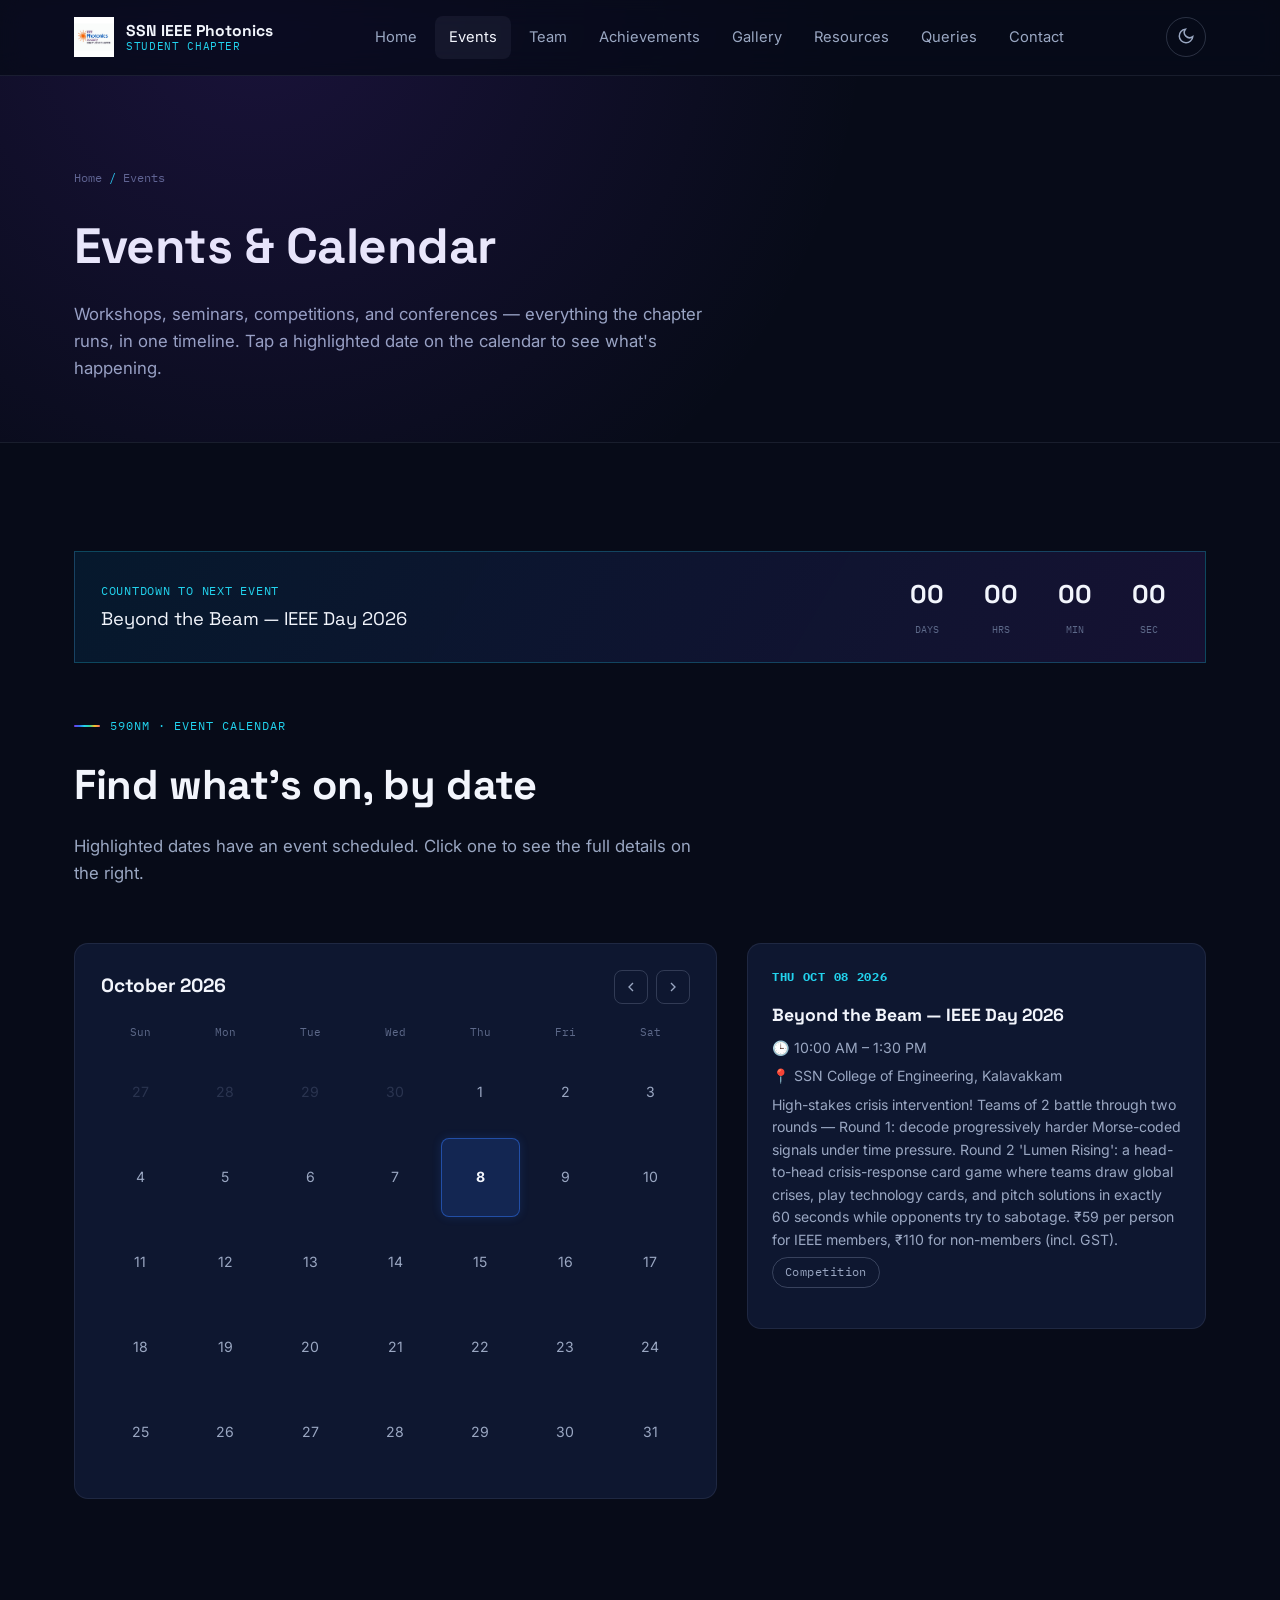
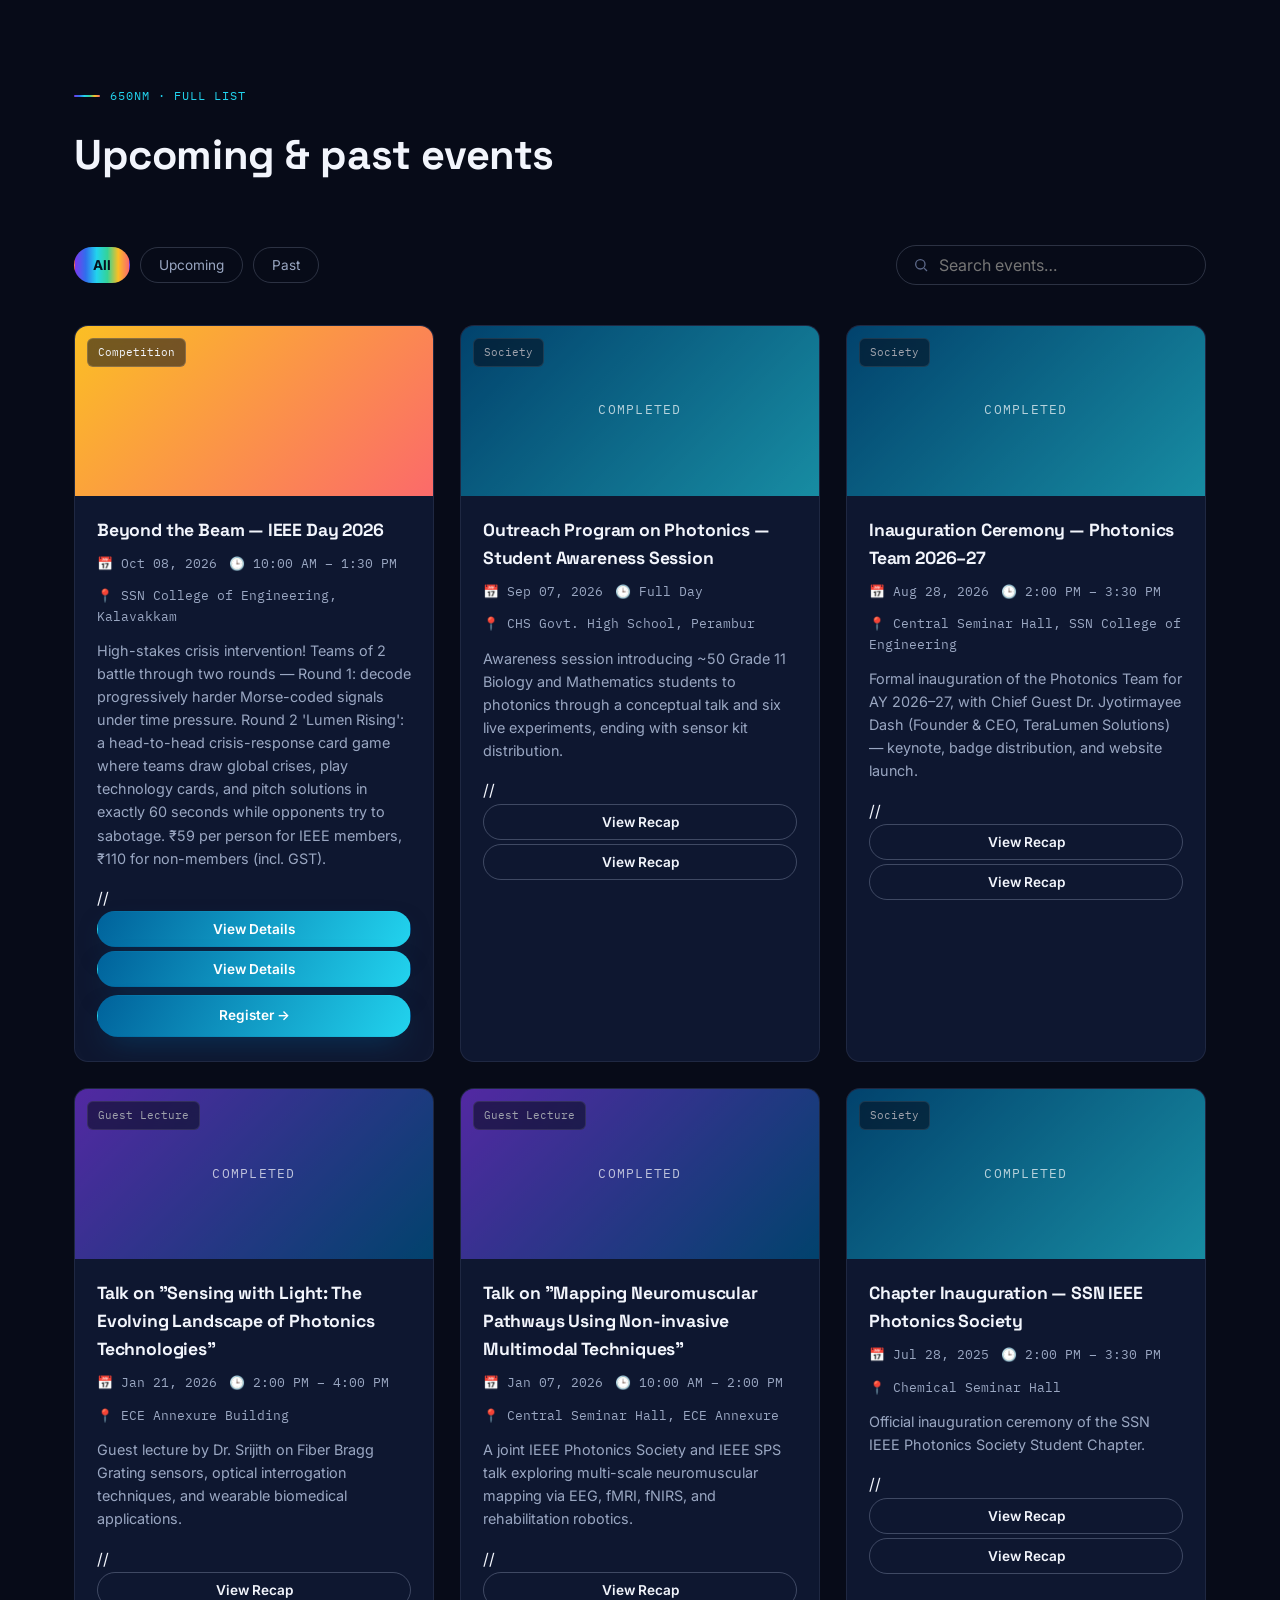
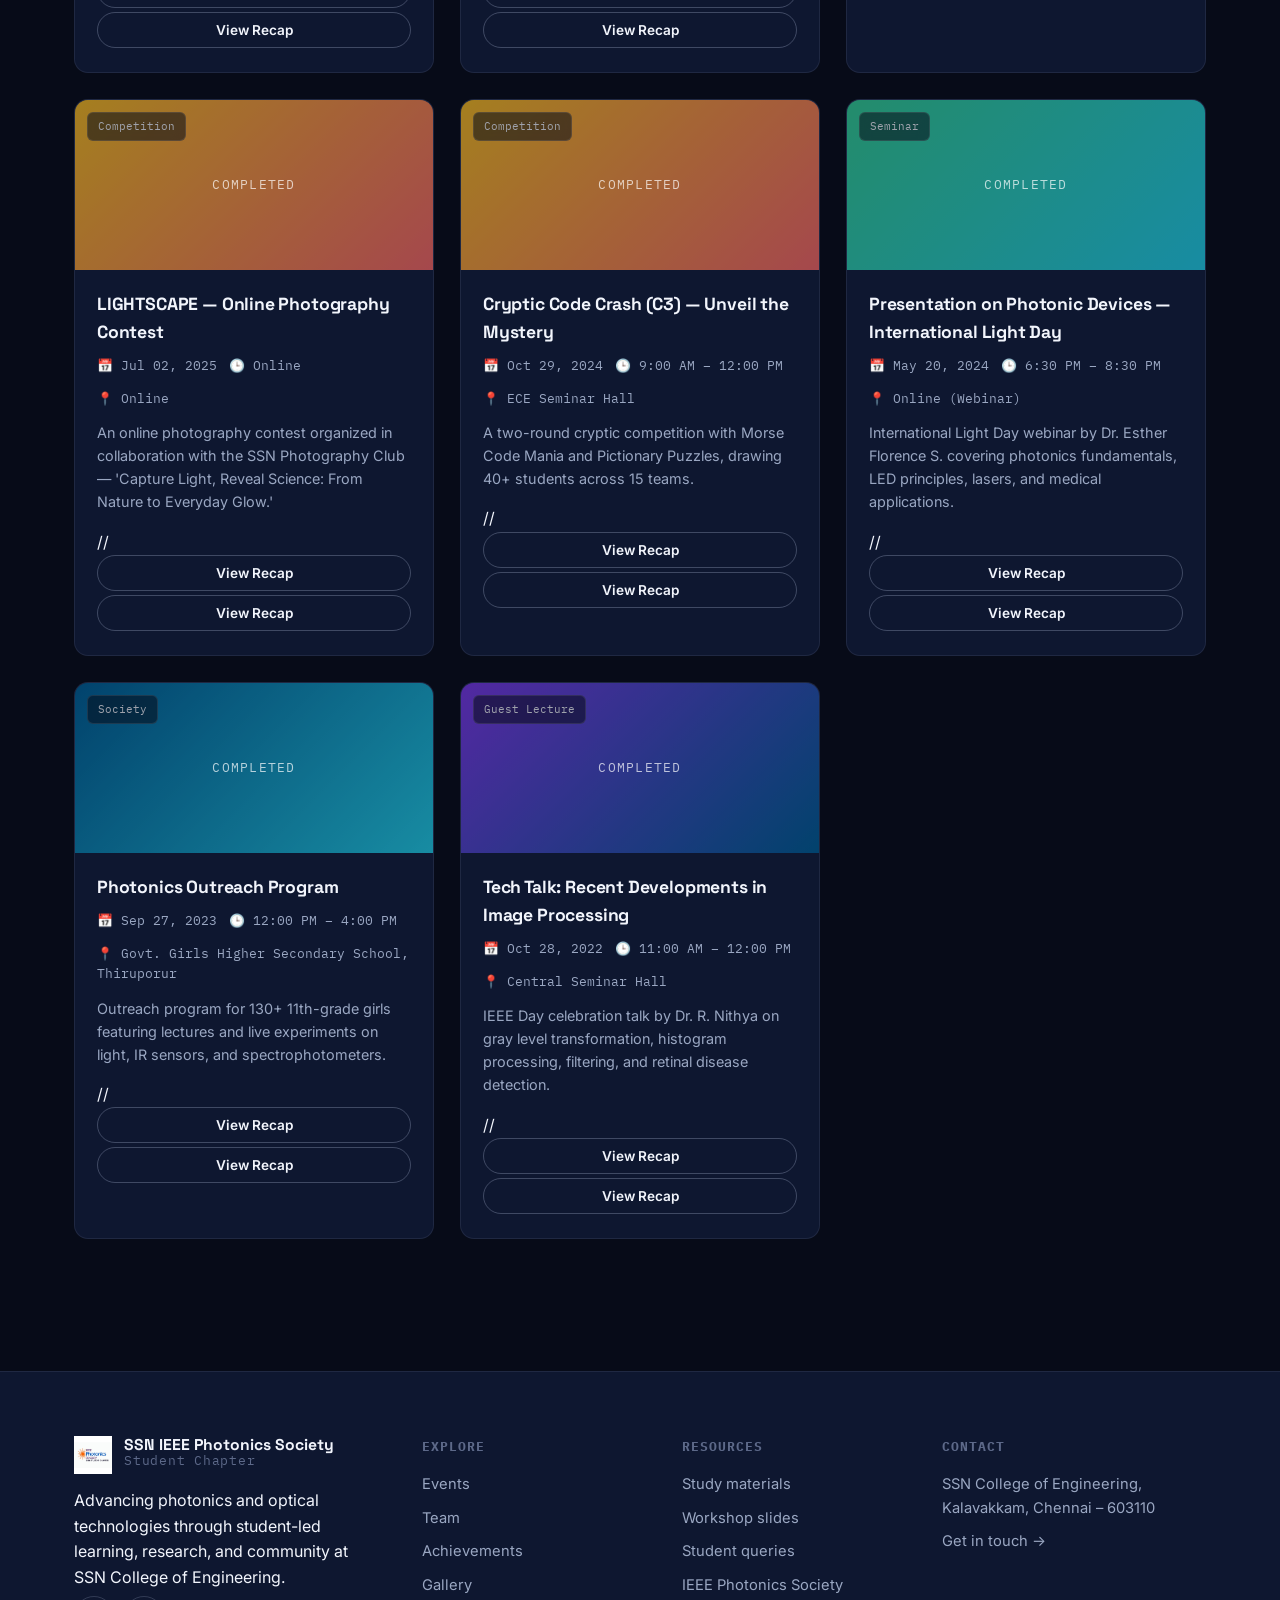
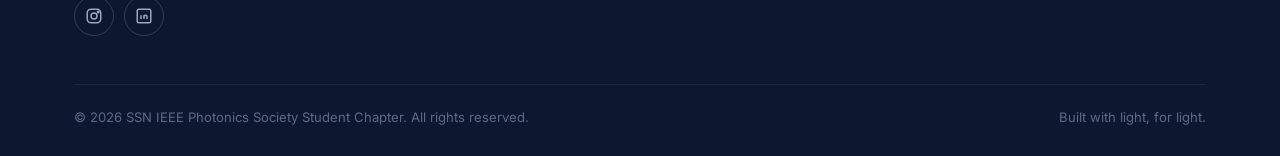
<file: events.html>
<!DOCTYPE html>
<html lang="en">
<head>
<meta charset="UTF-8">
<meta name="viewport" content="width=device-width, initial-scale=1.0">
<title>Events & Calendar — SSN IEEE Photonics Society</title>
<meta name="description" content="Upcoming and past events, workshops, seminars and competitions hosted by the SSN IEEE Photonics Society Student Chapter.">
<link rel="icon" href="assets/logo.png" type="image/png">
<link rel="preconnect" href="https://fonts.googleapis.com">
<link href="https://fonts.googleapis.com/css2?family=Space+Grotesk:wght@500;600;700&family=Inter:wght@400;500;600&family=IBM+Plex+Mono:wght@400;500&display=swap" rel="stylesheet">
<link rel="stylesheet" href="css/style.css">
</head>
<body>

<nav class="nav">
  <div class="wrap">
    <a href="index.html" class="brand">
      <img src="assets/logo.png" alt="SSN IEEE Photonics Society logo">
      <div class="brand-text"><strong>SSN IEEE Photonics</strong><span>STUDENT CHAPTER</span></div>
    </a>
    <div class="nav-links">
      <a href="index.html">Home</a>
      <a href="events.html">Events</a>
      <a href="team.html">Team</a>
      <a href="achievements.html">Achievements</a>
      <a href="gallery.html">Gallery</a>
      <a href="resources.html">Resources</a>
      <a href="queries.html">Queries</a>
      <a href="contact.html">Contact</a>
    </div>
    <div class="nav-actions">
      <button class="icon-btn" data-theme-toggle aria-label="Toggle light and dark mode"><span data-theme-icon></span></button>
      <button class="icon-btn hamburger" aria-label="Open menu">
        <svg viewBox="0 0 24 24" fill="none" stroke="currentColor" stroke-width="2"><path d="M4 6h16M4 12h16M4 18h16"/></svg>
      </button>
    </div>
  </div>
</nav>
<div class="nav-mobile-panel">
  <a href="index.html">Home</a>
  <a href="events.html">Events</a>
  <a href="team.html">Team</a>
  <a href="achievements.html">Achievements</a>
  <a href="gallery.html">Gallery</a>
  <a href="resources.html">Resources</a>
  <a href="queries.html">Student Queries</a>
  <a href="contact.html">Contact</a>
</div>

<header class="page-hero">
  <div class="wrap">
    <div class="breadcrumb">Home <span>/</span> Events</div>
    <h1>Events &amp; Calendar</h1>
    <p>Workshops, seminars, competitions, and conferences — everything the chapter runs, in one timeline. Tap a highlighted date on the calendar to see what's happening.</p>
  </div>
</header>

<section class="section">
  <div class="wrap">
    <div class="countdown-bar reveal" data-countdown>
      <div>
        <div class="cd-label">Countdown to next event</div>
        <div class="cd-title">Loading…</div>
      </div>
      <div class="cd-units">
        <div class="cd-unit"><strong data-cd="d">00</strong><span>Days</span></div>
        <div class="cd-unit"><strong data-cd="h">00</strong><span>Hrs</span></div>
        <div class="cd-unit"><strong data-cd="m">00</strong><span>Min</span></div>
        <div class="cd-unit"><strong data-cd="s">00</strong><span>Sec</span></div>
      </div>
    </div>

    <div class="section-head reveal">
      <span class="eyebrow">590nm · event calendar</span>
      <h2>Find what's on, by date</h2>
      <p>Highlighted dates have an event scheduled. Click one to see the full details on the right.</p>
    </div>

    <div class="calendar-wrap">
      <div class="card cal-card reveal">
        <div class="cal-head">
          <h3 data-cal-month>Month Year</h3>
          <div class="cal-nav">
            <button data-cal-prev aria-label="Previous month">
              <svg viewBox="0 0 24 24" width="16" fill="none" stroke="currentColor" stroke-width="2"><path d="M15 18l-6-6 6-6"/></svg>
            </button>
            <button data-cal-next aria-label="Next month">
              <svg viewBox="0 0 24 24" width="16" fill="none" stroke="currentColor" stroke-width="2"><path d="M9 18l6-6-6-6"/></svg>
            </button>
          </div>
        </div>
        <div class="cal-grid">
          <div class="cal-dow">Sun</div><div class="cal-dow">Mon</div><div class="cal-dow">Tue</div>
          <div class="cal-dow">Wed</div><div class="cal-dow">Thu</div><div class="cal-dow">Fri</div><div class="cal-dow">Sat</div>
        </div>
        <div class="cal-grid" data-cal-grid style="margin-top:4px;"></div>
      </div>

      <div class="card cal-detail reveal" data-cal-detail>
        <p class="cal-empty">Select a highlighted date to view event details.</p>
      </div>
    </div>
  </div>
</section>

<section class="section section--tight">
  <div class="wrap">
    <div class="section-head reveal">
      <span class="eyebrow">650nm · full list</span>
      <h2>Upcoming &amp; past events</h2>
    </div>

    <div class="filter-row reveal">
      <button class="filter-btn active" data-event-filter="all">All</button>
      <button class="filter-btn" data-event-filter="upcoming">Upcoming</button>
      <button class="filter-btn" data-event-filter="past">Past</button>
      <div class="search-box">
        <svg viewBox="0 0 24 24" fill="none" stroke="currentColor" stroke-width="2"><circle cx="11" cy="11" r="7"/><path d="M21 21l-4.3-4.3"/></svg>
        <input type="text" placeholder="Search events…" data-event-search aria-label="Search events">
      </div>
    </div>

    <div class="event-grid" data-event-list></div>
  </div>
</section>

<div class="event-modal" data-event-modal>
  <button class="event-modal-close" aria-label="Close">&times;</button>
  <div class="event-modal-inner" data-event-modal-body></div>
</div>

<footer class="site-footer">
  <div class="wrap">
    <div class="footer-grid">
      <div>
        <div class="footer-brand">
          <img src="assets/logo.png" alt="SSN IEEE Photonics Society logo">
          <div class="brand-text"><strong>SSN IEEE Photonics Society</strong><span style="color:var(--text-faint); font-size:.8rem;">Student Chapter</span></div>
        </div>
        <p style="max-width:32ch;">Advancing photonics and optical technologies through student-led learning, research, and community at SSN College of Engineering.</p>
        <div class="social-row">
          <a href="https://www.instagram.com/ssn.ieee.photonics?igsh=czd6aGx5djE5NG43" class="icon-btn" aria-label="Instagram"><svg viewBox="0 0 24 24" fill="none" stroke="currentColor" stroke-width="2"><rect x="3" y="3" width="18" height="18" rx="5"/><circle cx="12" cy="12" r="4"/><circle cx="17.5" cy="6.5" r="1"/></svg></a>
          <a href="https://www.linkedin.com/company/ieee-photonics-society-student-chapter-ssnce/" class="icon-btn" aria-label="LinkedIn"><svg viewBox="0 0 24 24" fill="none" stroke="currentColor" stroke-width="2"><rect x="3" y="3" width="18" height="18" rx="2"/><line x1="8" y1="11" x2="8" y2="16"/><line x1="8" y1="8" x2="8" y2="8"/><line x1="12" y1="11" x2="12" y2="16"/><path d="M12 13c0-1.5 1-2 2-2s2 .5 2 2v3"/></svg></a>
        </div>
      </div>
      <div class="footer-col">
        <h4>Explore</h4>
        <a href="events.html">Events</a>
        <a href="team.html">Team</a>
        <a href="achievements.html">Achievements</a>
        <a href="gallery.html">Gallery</a>
      </div>
      <div class="footer-col">
        <h4>Resources</h4>
        <a href="resources.html">Study materials</a>
        <a href="resources.html">Workshop slides</a>
        <a href="queries.html">Student queries</a>
        <a href="https://www.photonicssociety.org" target="_blank" rel="noopener">IEEE Photonics Society</a>
      </div>
      <div class="footer-col">
        <h4>Contact</h4>
        <p>SSN College of Engineering,<br>Kalavakkam, Chennai – 603110</p>
        <a href="contact.html">Get in touch →</a>
      </div>
    </div>
    <div class="footer-bottom">
      <span>© 2026 SSN IEEE Photonics Society Student Chapter. All rights reserved.</span>
      <span>Built with light, for light.</span>
    </div>
  </div>
</footer>

<button class="scroll-top" aria-label="Scroll to top">
  <svg viewBox="0 0 24 24" fill="none" stroke="currentColor" stroke-width="2"><path d="M12 19V5M5 12l7-7 7 7"/></svg>
</button>

<script src="js/main.js"></script>
</body>
</html>
</file>
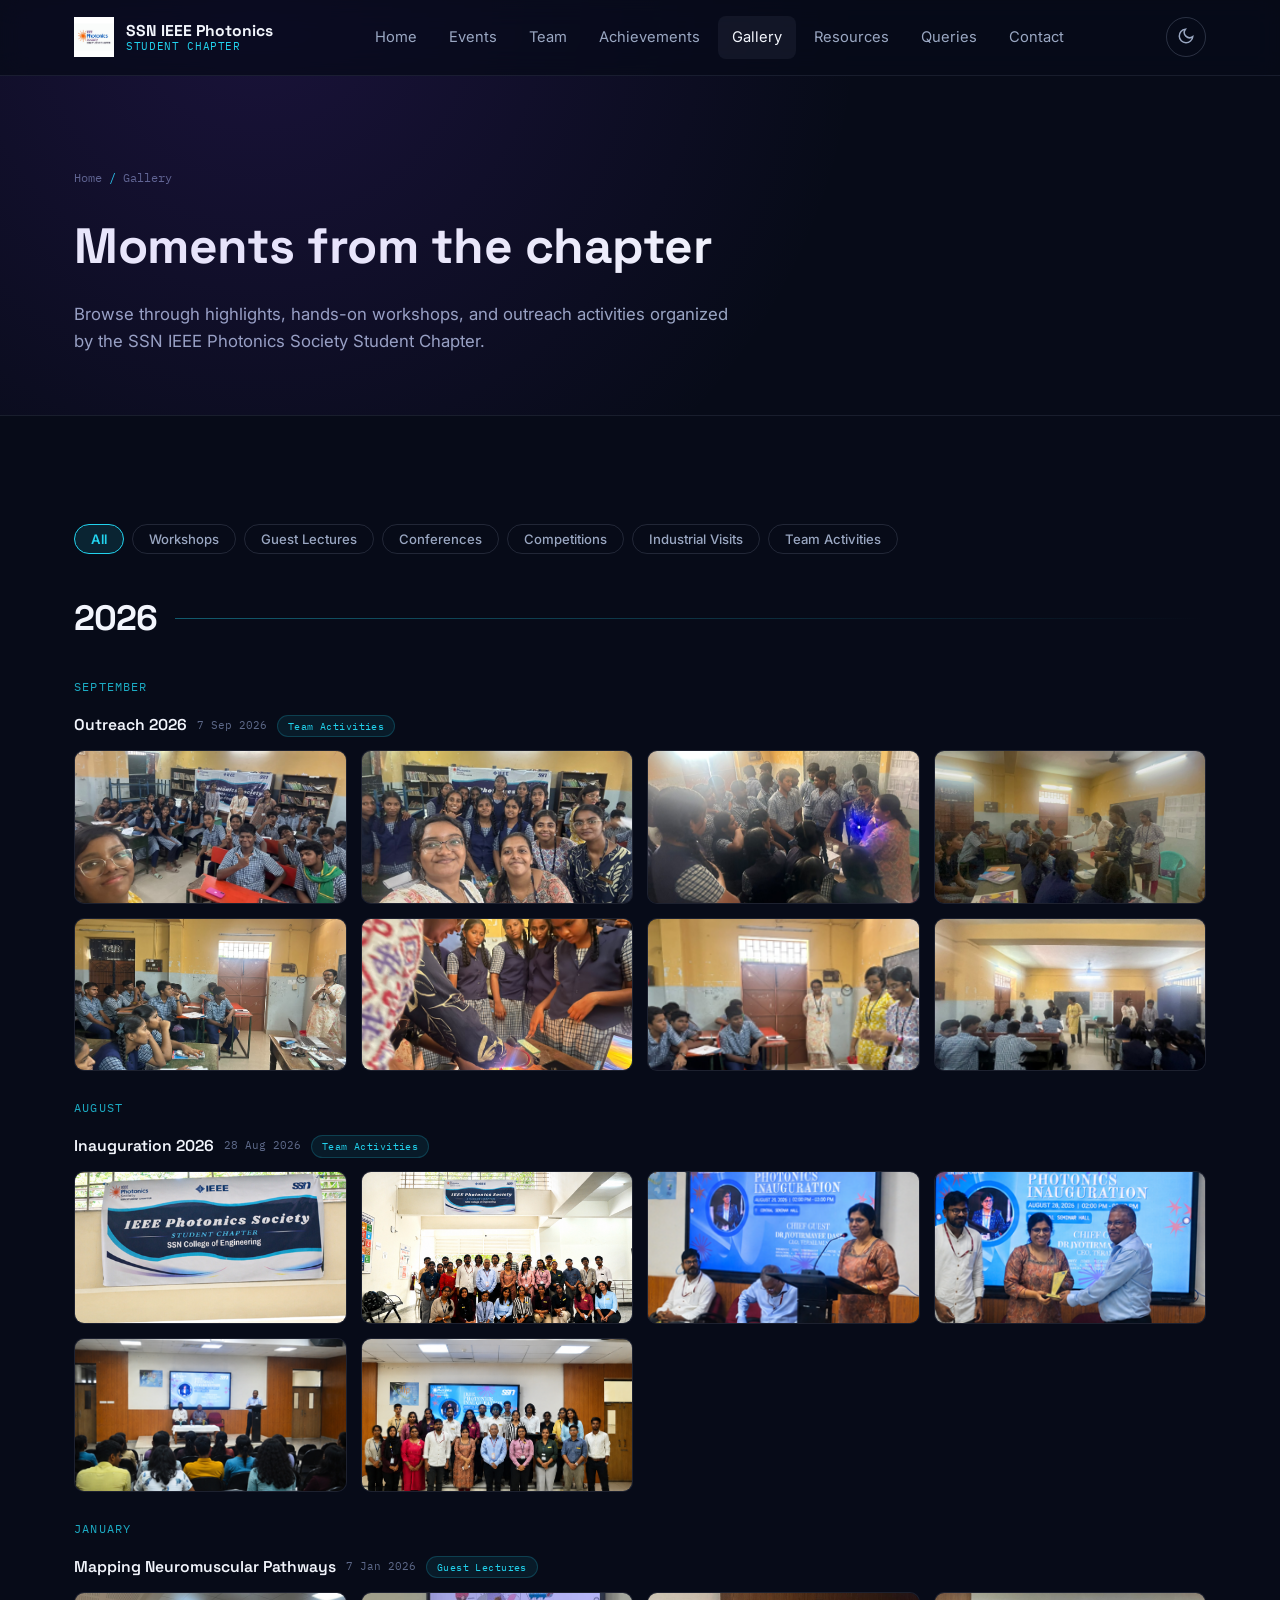
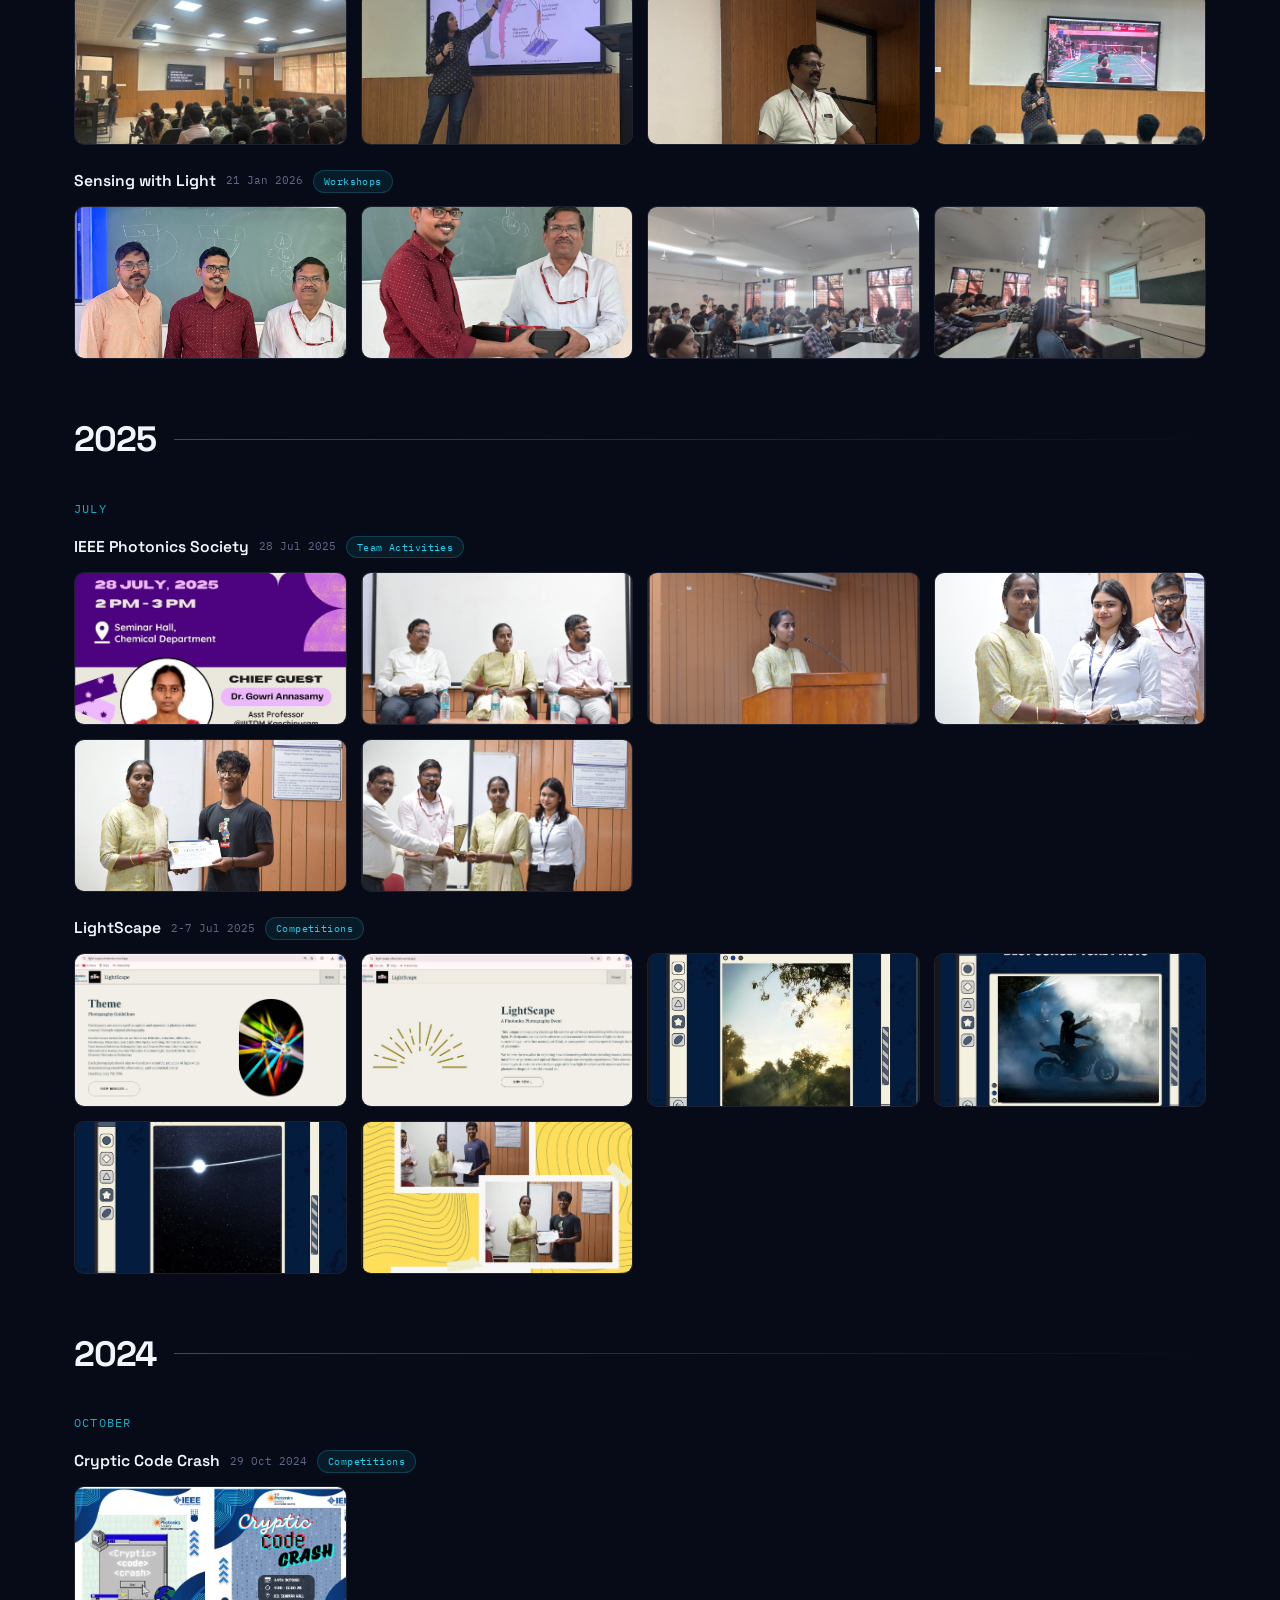
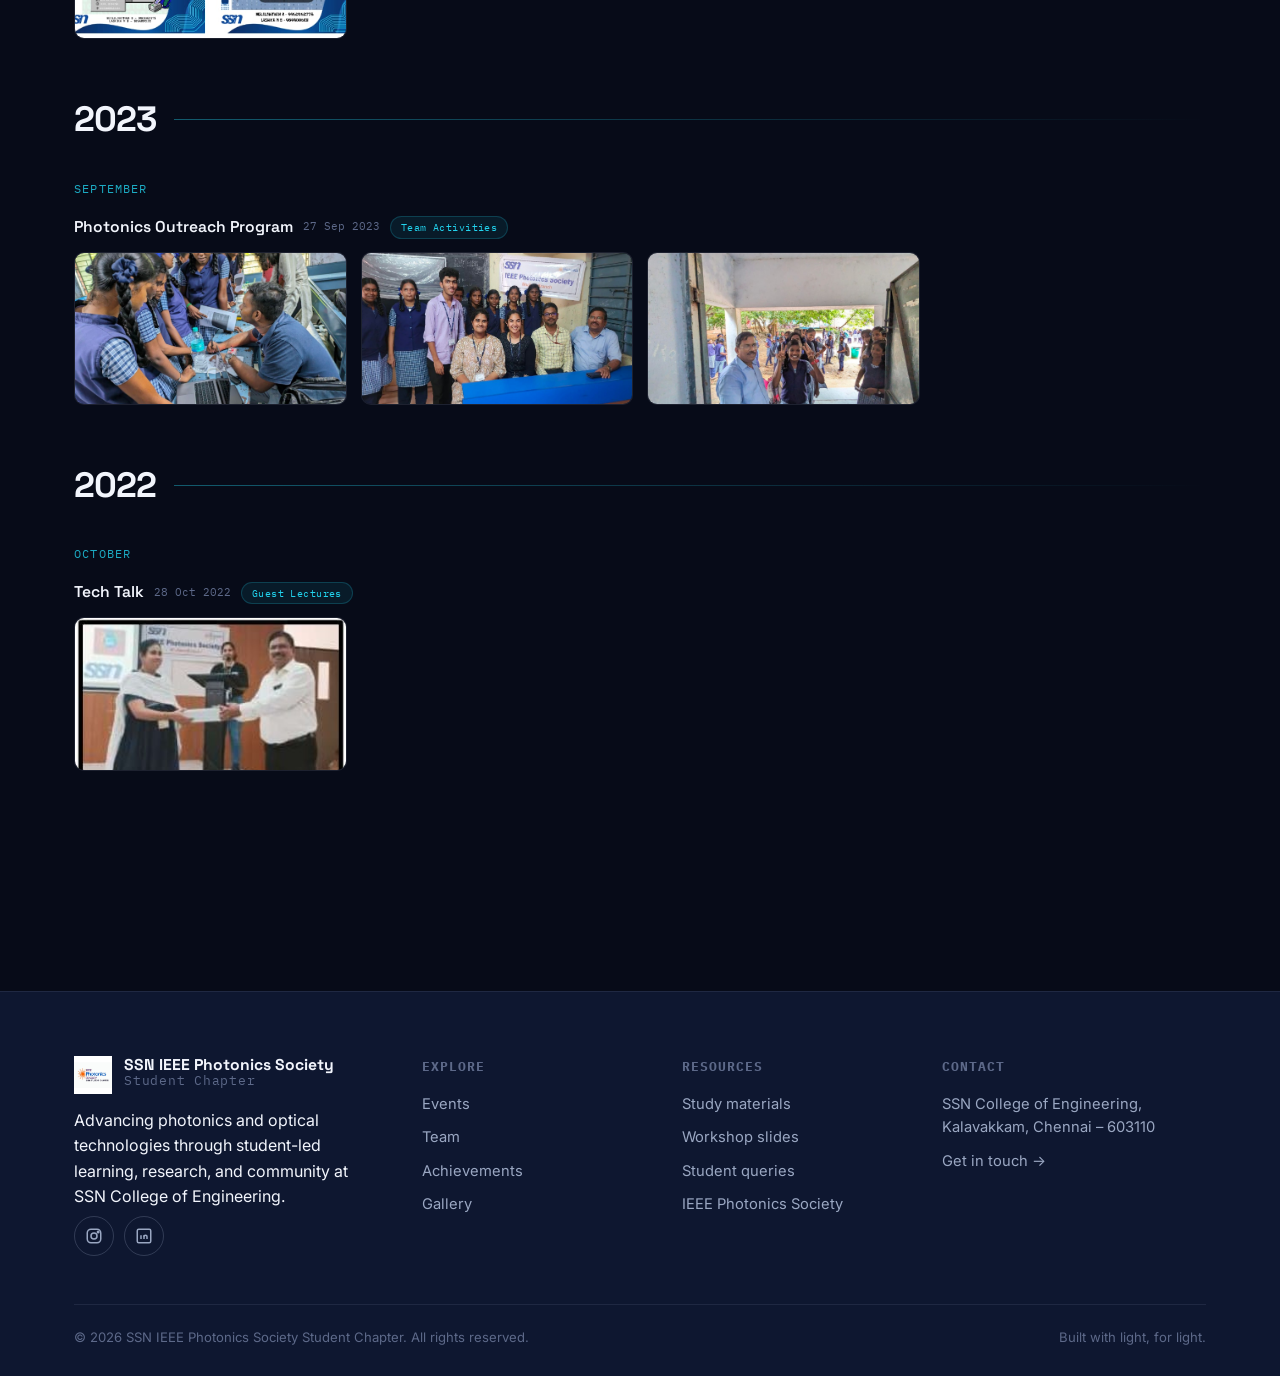
<file: gallery.html>
<!DOCTYPE html>
<html lang="en">
<head>
<meta charset="UTF-8">
<meta name="viewport" content="width=device-width, initial-scale=1.0">
<title>Gallery — SSN IEEE Photonics Society</title>
<meta name="description" content="Photo gallery of workshops, guest lectures, conferences, and activities from the SSN IEEE Photonics Society Student Chapter.">
<link rel="icon" href="assets/logo.png" type="image/png">
<link rel="preconnect" href="https://fonts.googleapis.com">
<link href="https://fonts.googleapis.com/css2?family=Space+Grotesk:wght@500;600;700&family=Inter:wght@400;500;600&family=IBM+Plex+Mono:wght@400;500&display=swap" rel="stylesheet">
<link rel="stylesheet" href="css/style.css">
<link rel="stylesheet" href="css/gallery.css">
<style>
.tl-photo {
  position: relative;
  overflow: hidden;
  transition: transform 0.35s ease, box-shadow 0.35s ease, border-color 0.35s ease;
}
.tl-photo::before {
  content: "";
  position: absolute;
  inset: 0;
  border-radius: inherit;
  background: radial-gradient(circle at var(--mouse-x, 50%) var(--mouse-y, 50%),
    rgba(124,58,237,.3) 0%, rgba(47,111,237,.25) 25%, rgba(34,211,238,.15) 45%, transparent 60%);
  opacity: 0;
  transition: opacity 0.4s ease;
  pointer-events: none;
  z-index: 2;
}
.tl-photo:hover {
  transform: translateY(-6px);
  box-shadow: 0 20px 50px -16px rgba(124,58,237,.2);
  border-color: rgba(124,58,237,.25);
}
.tl-photo:hover::before { opacity: 1; }
.tl-photo:hover .tl-photo-label {
  transform: translateY(0);
  opacity: 1;
}

/* lightbox mouse-tracking glow & pulsing border */
#lightboxContent {
  position: relative;
  overflow: hidden;
}
#lightboxContent::before {
  content: "";
  position: absolute;
  inset: 0;
  border-radius: inherit;
  background: radial-gradient(circle at var(--lb-x, 50%) var(--lb-y, 50%),
    rgba(124,58,237,.3) 0%, rgba(47,111,237,.25) 25%, rgba(34,211,238,.15) 45%, transparent 60%);
  pointer-events: none;
  z-index: 1;
  transition: opacity 0.3s;
}
.lightbox-image-wrap {
  position: relative;
}
.lightbox-image-wrap::after {
  content: "";
  position: absolute;
  inset: -2px;
  border-radius: inherit;
  background: linear-gradient(135deg,
    var(--spec-violet), var(--spec-blue), var(--spec-cyan),
    var(--spec-green), var(--spec-amber), var(--spec-red));
  background-size: 300% 300%;
  animation: spectrumPulse 4s ease-in-out infinite;
  pointer-events: none;
  z-index: 2;
  -webkit-mask: linear-gradient(#fff 0 0) content-box, linear-gradient(#fff 0 0);
  -webkit-mask-composite: xor;
  mask-composite: exclude;
  padding: 2px;
}
@keyframes spectrumPulse {
  0%, 100% { background-position: 0% 50%; opacity: 0.35; filter: blur(1px); }
  50% { background-position: 100% 50%; opacity: 0.7; filter: blur(0); }
}
</style>
</head>
<body>

<nav class="nav">
  <div class="wrap">
    <a href="index.html" class="brand">
      <img src="assets/logo.png" alt="SSN IEEE Photonics Society logo">
      <div class="brand-text"><strong>SSN IEEE Photonics</strong><span>STUDENT CHAPTER</span></div>
    </a>
    <div class="nav-links">
      <a href="index.html">Home</a>
      <a href="events.html">Events</a>
      <a href="team.html">Team</a>
      <a href="achievements.html">Achievements</a>
      <a href="gallery.html">Gallery</a>
      <a href="resources.html">Resources</a>
      <a href="queries.html">Queries</a>
      <a href="contact.html">Contact</a>
    </div>
    <div class="nav-actions">
      <button class="icon-btn" data-theme-toggle aria-label="Toggle light and dark mode"><span data-theme-icon></span></button>
      <button class="icon-btn hamburger" aria-label="Open menu">
        <svg viewBox="0 0 24 24" fill="none" stroke="currentColor" stroke-width="2"><path d="M4 6h16M4 12h16M4 18h16"/></svg>
      </button>
    </div>
  </div>
</nav>
<div class="nav-mobile-panel">
  <a href="index.html">Home</a>
  <a href="events.html">Events</a>
  <a href="team.html">Team</a>
  <a href="achievements.html">Achievements</a>
  <a href="gallery.html">Gallery</a>
  <a href="resources.html">Resources</a>
  <a href="queries.html">Student Queries</a>
  <a href="contact.html">Contact</a>
</div>

<header class="page-hero">
  <div class="wrap">
    <div class="breadcrumb">Home <span>/</span> Gallery</div>
    <h1>Moments from the chapter</h1>
    <p>Browse through highlights, hands-on workshops, and outreach activities organized by the SSN IEEE Photonics Society Student Chapter.</p>
  </div>
</header>

<section class="section">
  <div class="wrap">
    <div class="gallery-filter reveal">
      <button class="filter-btn active" data-gallery-filter="all">All</button>
      <button class="filter-btn" data-gallery-filter="Workshops">Workshops</button>
      <button class="filter-btn" data-gallery-filter="Guest Lectures">Guest Lectures</button>
      <button class="filter-btn" data-gallery-filter="Conferences">Conferences</button>
      <button class="filter-btn" data-gallery-filter="Competitions">Competitions</button>
      <button class="filter-btn" data-gallery-filter="Industrial Visits">Industrial Visits</button>
      <button class="filter-btn" data-gallery-filter="Team Activities">Team Activities</button>
    </div>

    <div id="timelineContainer"></div>
  </div>
</section>

<div class="lightbox">
  <button class="lightbox-close" aria-label="Close">&times;</button>
  <div class="lightbox-inner" data-lightbox-body></div>
</div>

<footer class="site-footer">
  <div class="wrap">
    <div class="footer-grid">
      <div>
        <div class="footer-brand">
          <img src="assets/logo.png" alt="SSN IEEE Photonics Society logo">
          <div class="brand-text"><strong>SSN IEEE Photonics Society</strong><span style="color:var(--text-faint); font-size:.8rem;">Student Chapter</span></div>
        </div>
        <p style="max-width:32ch;">Advancing photonics and optical technologies through student-led learning, research, and community at SSN College of Engineering.</p>
        <div class="social-row">
          <a href="https://www.instagram.com/ssn.ieee.photonics?igsh=czd6aGx5djE5NG43" class="icon-btn" aria-label="Instagram"><svg viewBox="0 0 24 24" fill="none" stroke="currentColor" stroke-width="2"><rect x="3" y="3" width="18" height="18" rx="5"/><circle cx="12" cy="12" r="4"/><circle cx="17.5" cy="6.5" r="1"/></svg></a>
          <a href="https://www.linkedin.com/company/ieee-photonics-society-student-chapter-ssnce/" class="icon-btn" aria-label="LinkedIn"><svg viewBox="0 0 24 24" fill="none" stroke="currentColor" stroke-width="2"><rect x="3" y="3" width="18" height="18" rx="2"/><line x1="8" y1="11" x2="8" y2="16"/><line x1="8" y1="8" x2="8" y2="8"/><line x1="12" y1="11" x2="12" y2="16"/><path d="M12 13c0-1.5 1-2 2-2s2 .5 2 2v3"/></svg></a>
        </div>
      </div>
      <div class="footer-col">
        <h4>Explore</h4>
        <a href="events.html">Events</a>
        <a href="team.html">Team</a>
        <a href="achievements.html">Achievements</a>
        <a href="gallery.html">Gallery</a>
      </div>
      <div class="footer-col">
        <h4>Resources</h4>
        <a href="resources.html">Study materials</a>
        <a href="resources.html">Workshop slides</a>
        <a href="queries.html">Student queries</a>
        <a href="https://www.photonicssociety.org" target="_blank" rel="noopener">IEEE Photonics Society</a>
      </div>
      <div class="footer-col">
        <h4>Contact</h4>
        <p>SSN College of Engineering,<br>Kalavakkam, Chennai – 603110</p>
        <a href="contact.html">Get in touch →</a>
      </div>
    </div>
    <div class="footer-bottom">
      <span>© 2026 SSN IEEE Photonics Society Student Chapter. All rights reserved.</span>
      <span>Built with light, for light.</span>
    </div>
  </div>
</footer>

<button class="scroll-top" aria-label="Scroll to top">
  <svg viewBox="0 0 24 24" fill="none" stroke="currentColor" stroke-width="2"><path d="M12 19V5M5 12l7-7 7 7"/></svg>
</button>

<script src="js/main.js"></script>
<script>
  const GALLERY_ITEMS = [
        /* ===== AY 2026–27 ===== */
    {
      title: "Inauguration 2026 — Welcome & Felicitation Poster",
      category: "Team Activities",
      img: "assets/images/gallery/inauguration-2026-01.jpg.png",
      date: "28 Aug 2026",
      desc: "Formal welcome extended to Chief Guest Dr. Jyotirmayee Dash by the Photonics Team, followed by a memento presentation on behalf of the IEEE Photonics Society, SSN."
    },
    {
      title: "Inauguration 2026 — Welcome & Felicitation",
      category: "Team Activities",
      img: "assets/images/gallery/inauguration-2026-02.jpg.png",
      date: "28 Aug 2026",
      desc: "Dr. Jyotirmayee Dash's keynote on Terahertz technology, the power of light, fiber optics, and her journey from CSIR-CECRI to founding TeraLumen Solutions."
    },
    {
      title: "Inauguration 2026 — Chief Guest Address",
      category: "Team Activities",
      img: "assets/images/gallery/inauguration-2026-03.jpg.png",
      date: "28 Aug 2026",
      desc: "Formal induction of the newly recruited Photonics Team members for AY 2026–27 through the badge distribution ceremony."
    },
    {
      title: "Inauguration 2026 — Chief Guest Gift giving",
      category: "Team Activities",
      img: "assets/images/gallery/inauguration-2026-04.jpg.png",
      date: "28 Aug 2026",
      desc: "Official launch of the Photonics Team's new website, giving the team a dedicated digital presence for activities, achievements, and upcoming events."
    },
    {
      title: "Inauguration 2026 — Audience & Hall",
      category: "Team Activities",
      img: "assets/images/gallery/inauguration-2026-05.jpg.png",
      date: "28 Aug 2026",
      desc: "Faculty, outgoing members, and newly recruited students at the Central Seminar Hall during the inauguration ceremony."
    },
    {
      title: "Inauguration 2026 — Group Photo",
      category: "Team Activities",
      img: "assets/images/gallery/inauguration-2026-06.jpg.png",
      date: "28 Aug 2026",
      desc: "Faculty advisors, core committee, and newly inducted members with the Chief Guest after the ceremony."
    },
    {
      title: "Outreach 2026 — Introductory Talk",
      category: "Team Activities",
      img: "assets/images/gallery/outreach-2026-01.jpg",
      date: "7 Sep 2026",
      desc: "Opening session at CHS Govt. High School, Perambur — introducing ~50 Grade 11 Biology and Mathematics students to the fundamentals of photonics."
    },
    {
      title: "Outreach 2026 — Group Photo",
      category: "Team Activities",
      img: "assets/images/gallery/outreach-2026-02.jpg.png",
      date: "7 Sep 2026",
      desc: "Experiment 1 — white light splits into its VIBGYOR spectrum through a glass prism. Applications: rainbows, spectroscopy, astronomy."
    },
    {
      title: "Outreach 2026 — Tyndall Effect Demonstration",
      category: "Team Activities",
      img: "assets/images/gallery/outreach-2026-03.jpg.png",
      date: "7 Sep 2026",
      desc: "Experiment 2 — comparing clear water and milk-water to show how suspended particles scatter a light beam. Applications: fog/dust detection, colloids."
    },
    {
      title: "Outreach 2026 — UV Fluorescence",
      category: "Team Activities",
      img: "assets/images/gallery/outreach-2026-04.jpg.png",
      date: "7 Sep 2026",
      desc: "Experiment 3 — a UV torch revealed fluorescence in highlighter ink, tonic water, petroleum jelly, currency notes, and hidden fingerprints. Applications: anti-counterfeit, forensics."
    },
    {
      title: "Outreach 2026 — Smart Pathway Lighting",
      category: "Team Activities",
      img: "assets/images/gallery/outreach-2026-05.jpg.png",
      date: "7 Sep 2026",
      desc: "Experiment 4 — two IR sensors and an Arduino triggering LEDs sequentially as a person walked past. Applications: energy-efficient corridors, smart homes, museums."
    },
    {
      title: "Outreach 2026 — Flame Detection System",
      category: "Team Activities",
      img: "assets/images/gallery/outreach-2026-06.jpg.png",
      date: "7 Sep 2026",
      desc: "Experiment 5 — a flame sensor module detecting IR radiation from fire and triggering an LED alert via Arduino Uno. Applications: kitchen, lab, and industrial fire safety."
    },
    {
      title: "Outreach 2026 — Automatic Door Demo",
      category: "Team Activities",
      img: "assets/images/gallery/outreach-2026-07.jpg.png",
      date: "7 Sep 2026",
      desc: "Experiment 6 — an IR sensor and NodeMCU (ESP8266) driving a servo motor to open and close a door automatically. Applications: touchless, hygienic entry systems."
    },
    {
      title: "Outreach 2026 — Sensor Kit Distribution",
      category: "Team Activities",
      img: "assets/images/gallery/outreach-2026-08.jpg.png",
      date: "7 Sep 2026",
      desc: "Basic sensors distributed to participating students to encourage independent exploration and hands-on experimentation beyond the classroom."
    },
    {
      title: "Tech Talk: Recent Developments in Image Processing",
      category: "Guest Lectures",
      img: "assets/images/gallery/image7.jpg",
      date: "28 Oct 2022",
      pos: "top",
      desc: "Dr. R. Nithya covered gray level transformation, histogram processing, filtering, frequency domain filtering, hybrid filter-based image enhancement, and her research on retinal disease detection."
    },
    {
      title: "Photonics Outreach Program",
      category: "Team Activities",
      img: "assets/images/gallery/image5.jpg",
      date: "27 Sep 2023",
      desc: "Outreach at Govt. Girls Higher Secondary School, Thiruporur. Live demonstration of IR sensors, digital microscopes, and spectrophotometer experiments."
    },
    {
      title: "Photonics Outreach Program (Interactive Demos)",
      category: "Team Activities",
      img: "assets/images/gallery/image11.jpg",
      date: "27 Sep 2023",
      desc: "Student volunteers demonstrating optical instrumentation and spectral properties to high school pupils."
    },
    {
      title: "Photonics Outreach Program (Hands-on Sessions)",
      category: "Team Activities",
      img: "assets/images/gallery/image8.jpg",
      date: "27 Sep 2023",
      desc: "High school students got hands-on time to manipulate optical circuits and observe light properties."
    },
    {
      title: "Cryptic Code Crash (C3)",
      category: "Competitions",
      img: "assets/images/gallery/image3.jpg",
      date: "29 Oct 2024",
      desc: "A multi-layered competition covering 'Morse Code Mania' with scoring twists, and 'Pictionary Puzzles' testing non-verbal communication and creativity."
    },
    {
      title: "IEEE Photonics Society — Chapter Inauguration",
      category: "Team Activities",
      img: "assets/images/gallery/image6.png",
      date: "28 Jul 2025",
      desc: "Formal inauguration of the SSN IEEE Photonics Student Chapter. Keynote address by guest of honor Dr. Gowri Annasamy on healthcare biophotonics."
    },
    {
      title: "IEEE Photonics Society — Badge Ceremony",
      category: "Team Activities",
      img: "assets/images/gallery/image17.png",
      date: "28 Jul 2025",
      desc: "Inauguration badge distribution ceremony to formally induct the core committee members."
    },
    {
      title: "IEEE Photonics Society — LightScape Awards",
      category: "Team Activities",
      img: "assets/images/gallery/image21.png",
      date: "28 Jul 2025",
      desc: "Awarding certificates to the top three winners of the LightScape Photography Contest."
    },
    {
      title: "IEEE Photonics Society — Keynote Lecture",
      category: "Team Activities",
      img: "assets/images/gallery/image22.png",
      date: "28 Jul 2025",
      desc: "Keynote presentation by Dr. Gowri Annasamy from IIITDM Kanchipuram on LiDAR in autonomous systems."
    },
    {
      title: "IEEE Photonics Society — Chapter Coordinators",
      category: "Team Activities",
      img: "assets/images/gallery/image4.png",
      date: "28 Jul 2025",
      desc: "Dr. N. Venkateswaran and Dr. S. Allwyn welcoming the audience at the chemical seminar hall."
    },
    {
      title: "IEEE Photonics Society — Group Photo",
      category: "Team Activities",
      img: "assets/images/gallery/image18.png",
      date: "28 Jul 2025",
      desc: "Inducted student core committee members posing with the coordinators and chief guest."
    },
    {
      title: "LightScape: Capture Light, Reveal Science",
      category: "Competitions",
      img: "assets/images/gallery/image19.jpg",
      date: "2-7 Jul 2025",
      desc: "Creative composition demonstrating light refraction and physics principles, submitted to the LightScape contest."
    },
    {
      title: "LightScape: Refractive Study",
      category: "Competitions",
      img: "assets/images/gallery/image20.jpg",
      date: "2-7 Jul 2025",
      desc: "Showcasing the interaction of laser beams and lenses in an everyday physics context."
    },
    {
      title: "LightScape: Best Photon Shot",
      category: "Competitions",
      img: "assets/images/gallery/image15.png",
      date: "2-7 Jul 2025",
      desc: "Winner entry 'Best Photon Shot' by Adithya Sivakumar, highlighting aesthetic and scientific properties of light."
    },
    {
      title: "LightScape: Best Conceptual Photo",
      category: "Competitions",
      img: "assets/images/gallery/image12.png",
      date: "2-7 Jul 2025",
      desc: "Winner entry 'Best Conceptual Photo' by B. Raaghavan, demonstrating light in science or everyday life."
    },
    {
      title: "LightScape: Creative Composition",
      category: "Competitions",
      img: "assets/images/gallery/image13.png",
      date: "2-7 Jul 2025",
      desc: "Winner entry 'Creative Composition Award' by M. Vishal Venkat, evaluated on theme relevance."
    },
    {
      title: "LightScape: Optical Patterns",
      category: "Competitions",
      img: "assets/images/gallery/image16.png",
      date: "2-7 Jul 2025",
      desc: "Exploring patterns and scientific phenomena of light waves and shadows."
    },
    {
      title: "Mapping Neuromuscular Pathways — Seminar",
      category: "Guest Lectures",
      img: "assets/images/gallery/image14.jpg",
      date: "7 Jan 2026",
      desc: "Joint seminar by IEEE Photonics & Signal Processing Society on distributed, bidirectional neural mapping techniques."
    },
    {
      title: "Mapping Neuromuscular Pathways — Exoskeleton Demos",
      category: "Guest Lectures",
      img: "assets/images/gallery/image10.png",
      date: "7 Jan 2026",
      desc: "Interactive demonstration of exoskeletons and rehabilitation robotics during the session."
    },
    {
      title: "Mapping Neuromuscular Pathways — Brain-Computer Interfaces",
      category: "Guest Lectures",
      img: "assets/images/gallery/image2.jpg",
      date: "7 Jan 2026",
      pos: "top",
      desc: "Discussing brain mapping tools including EEG, fMRI, fNIRS, and transcranial focused ultrasound."
    },
    {
      title: "Mapping Neuromuscular Pathways — Student Attendance",
      category: "Guest Lectures",
      img: "assets/images/gallery/image9.jpg",
      date: "7 Jan 2026",
      pos: "top",
      desc: "Students from ECE and BME departments attending the lecture at the Central Seminar Hall."
    },
    {
      title: "Sensing with Light: Evolving Landscape",
      category: "Workshops",
      img: "assets/images/gallery/image23.jpg",
      date: "21 Jan 2026",
      desc: "Keynote presentation by Dr. Srijith covering Fiber Bragg Grating (FBG) sensor principles and optical interrogation."
    },
    {
      title: "Sensing with Light: Physiological Monitoring",
      category: "Workshops",
      img: "assets/images/gallery/image25.jpg",
      date: "21 Jan 2026",
      desc: "FGB sensor applications in gait cycle measurements, hand gesture analysis, and wearable strain sensors."
    },
    {
      title: "Sensing with Light: Sensor Demonstration",
      category: "Workshops",
      img: "assets/images/gallery/image24.png",
      date: "21 Jan 2026",
      desc: "Interactive demonstration of strain and pressure distribution analysis using optical sensors."
    },
    {
      title: "Sensing with Light: Lecture Hall",
      category: "Workshops",
      img: "assets/images/gallery/image1.jpg",
      date: "21 Jan 2026",
      desc: "Over 100 students from Biomedical and ECE departments attending the session on wearable biomedical tech."
    }
    
  ];

  const MONTHS = ["January","February","March","April","May","June","July","August","September","October","November","December"];
  const MONTH_MAP = {Jan:0,Feb:1,Mar:2,Apr:3,May:4,Jun:5,Jul:6,Aug:7,Sep:8,Oct:9,Nov:10,Dec:11};

  function parseDate(dateStr) {
    const parts = dateStr.split(" ");
    const year = parseInt(parts[parts.length - 1]);
    const month = MONTH_MAP[parts[parts.length - 2]];
    return { year, month, key: year * 12 + month };
  }

  function groupByEvent(items) {
    const groups = [];
    let current = null;
    items.forEach(item => {
      const key = item.date + "||" + item.category;
      if (current && current.key === key) {
        current.items.push(item);
      } else {
        current = { key, items: [item], date: item.date, category: item.category, title: item.title };
        groups.push(current);
      }
    });
    return groups;
  }

  function renderTimeline(filter) {
    const container = document.getElementById("timelineContainer");
    const sorted = [...GALLERY_ITEMS].sort((a, b) => {
      return parseDate(b.date).key - parseDate(a.date).key;
    });
    const filtered = filter === "all" ? sorted : sorted.filter(i => i.category === filter);
    if (filtered.length === 0) {
      container.innerHTML = `<div class="tl-empty">No photos match this category.</div>`;
      return;
    }

    const events = groupByEvent(filtered);
    const years = {};
    events.forEach(ev => {
      const d = parseDate(ev.date);
      if (!years[d.year]) years[d.year] = {};
      if (!years[d.year][d.month]) years[d.year][d.month] = [];
      years[d.year][d.month].push(ev);
    });

    const yearKeys = Object.keys(years).map(Number).sort((a, b) => b - a);
    let html = "";
    yearKeys.forEach(year => {
      html += `<div class="tl-year"><div class="tl-year-head"><span>${year}</span><div class="rule"></div></div>`;
      const monthKeys = Object.keys(years[year]).map(Number).sort((a, b) => b - a);
      monthKeys.forEach(month => {
        html += `<div class="tl-month"><div class="tl-month-name">${MONTHS[month]}</div>`;
        years[year][month].forEach(ev => {
          html += `<div class="tl-event" data-gallery-category="${ev.category}">
            <div class="tl-event-header">
              <span class="tl-event-title">${ev.title.replace(/\s*\(.*?\)/g, "").replace(/[:—]\s*.*$/u, "")}</span>
              <span class="tl-event-date">${ev.date}</span>
              <span class="tl-event-cat">${ev.category}</span>
            </div>
            <div class="tl-strip">`;
          ev.items.forEach(item => {
            html += `<div class="tl-photo" data-tl-item data-title="${item.title}" data-desc="${item.desc}" data-date="${item.date}" data-img="${item.img}" data-category="${item.category}">
              <img src="${item.img}" alt="${item.title}" loading="lazy" style="object-position:${item.pos || 'center'}">
              <div class="tl-photo-label">${item.title}</div>
            </div>`;
          });
          html += `</div></div>`;
        });
        html += `</div>`;
      });
      html += `</div>`;
    });
    container.innerHTML = html;

    // lightbox
    const lb = document.querySelector(".lightbox");
    const lbBody = document.querySelector("[data-lightbox-body]");
    if (lb && lbBody) {
      container.querySelectorAll("[data-tl-item]").forEach(el => {
        el.addEventListener("click", () => {
          lbBody.innerHTML = `
            <div id="lightboxContent" style="display:flex;flex-direction:column;overflow:hidden;border-radius:var(--radius);">
              <div class="lightbox-image-wrap" style="background:#000;display:flex;align-items:center;justify-content:center;max-height:75vh;overflow:hidden;">
                <img src="${el.dataset.img}" alt="${el.dataset.title}" style="width:100%;height:auto;max-height:75vh;object-fit:contain;display:block;">
              </div>
              <div style="padding:24px;background:var(--ink-2);">
                <div style="display:flex;justify-content:space-between;align-items:center;margin-bottom:14px;">
                  <span style="background:rgba(34,211,238,0.1);color:var(--spec-cyan);padding:4px 10px;border-radius:4px;font-size:0.75rem;font-weight:600;border:1px solid rgba(34,211,238,0.2);">${el.dataset.category}</span>
                  <span style="font-family:var(--font-mono);font-size:0.78rem;color:var(--text-faint);">${el.dataset.date}</span>
                </div>
                <h3 style="color:var(--text-hi);font-size:1.2rem;margin-bottom:10px;font-family:var(--font-display);line-height:1.3;">${el.dataset.title}</h3>
                <p style="color:var(--text-dim);font-size:0.9rem;line-height:1.6;margin:0;">${el.dataset.desc}</p>
              </div>
            </div>`;
          lb.classList.add("open");
          // mouse-tracking glow on lightbox content
          const lbContent = document.getElementById("lightboxContent");
          if (lbContent) {
            lbContent.addEventListener("mousemove", (e) => {
              const rect = lbContent.getBoundingClientRect();
              lbContent.style.setProperty("--lb-x", `${((e.clientX - rect.left) / rect.width) * 100}%`);
              lbContent.style.setProperty("--lb-y", `${((e.clientY - rect.top) / rect.height) * 100}%`);
            });
          }
        });
      });
    }
  }

  // filter
  let activeFilter = "all";
  document.querySelectorAll("[data-gallery-filter]").forEach(btn => {
    btn.addEventListener("click", () => {
      document.querySelectorAll("[data-gallery-filter]").forEach(b => b.classList.remove("active"));
      btn.classList.add("active");
      activeFilter = btn.dataset.galleryFilter;
      renderTimeline(activeFilter);
      attachImgLoadListeners();
    });
  });

  renderTimeline("all");

  // Hide skeleton shimmer once each image loads
  function attachImgLoadListeners() {
    document.querySelectorAll('.tl-photo > img').forEach(img => {
      if (img.complete) {
        img.closest('.tl-photo')?.classList.add('img-loaded');
      } else {
        img.addEventListener('load', () => {
          img.closest('.tl-photo')?.classList.add('img-loaded');
        });
      }
    });
  }
  attachImgLoadListeners();

  // mouse-tracking glow on photo tiles
  document.querySelectorAll('.tl-photo').forEach(el => {
    el.addEventListener('mousemove', (e) => {
      const rect = el.getBoundingClientRect();
      el.style.setProperty('--mouse-x', `${((e.clientX - rect.left) / rect.width) * 100}%`);
      el.style.setProperty('--mouse-y', `${((e.clientY - rect.top) / rect.height) * 100}%`);
    });
  });

  // lightbox close
  document.querySelector(".lightbox-close")?.addEventListener("click", () => {
    document.querySelector(".lightbox").classList.remove("open");
  });
  document.querySelector(".lightbox")?.addEventListener("click", (e) => {
    if (e.target === document.querySelector(".lightbox")) {
      document.querySelector(".lightbox").classList.remove("open");
    }
  });
</script>
</body>
</html>
</file>
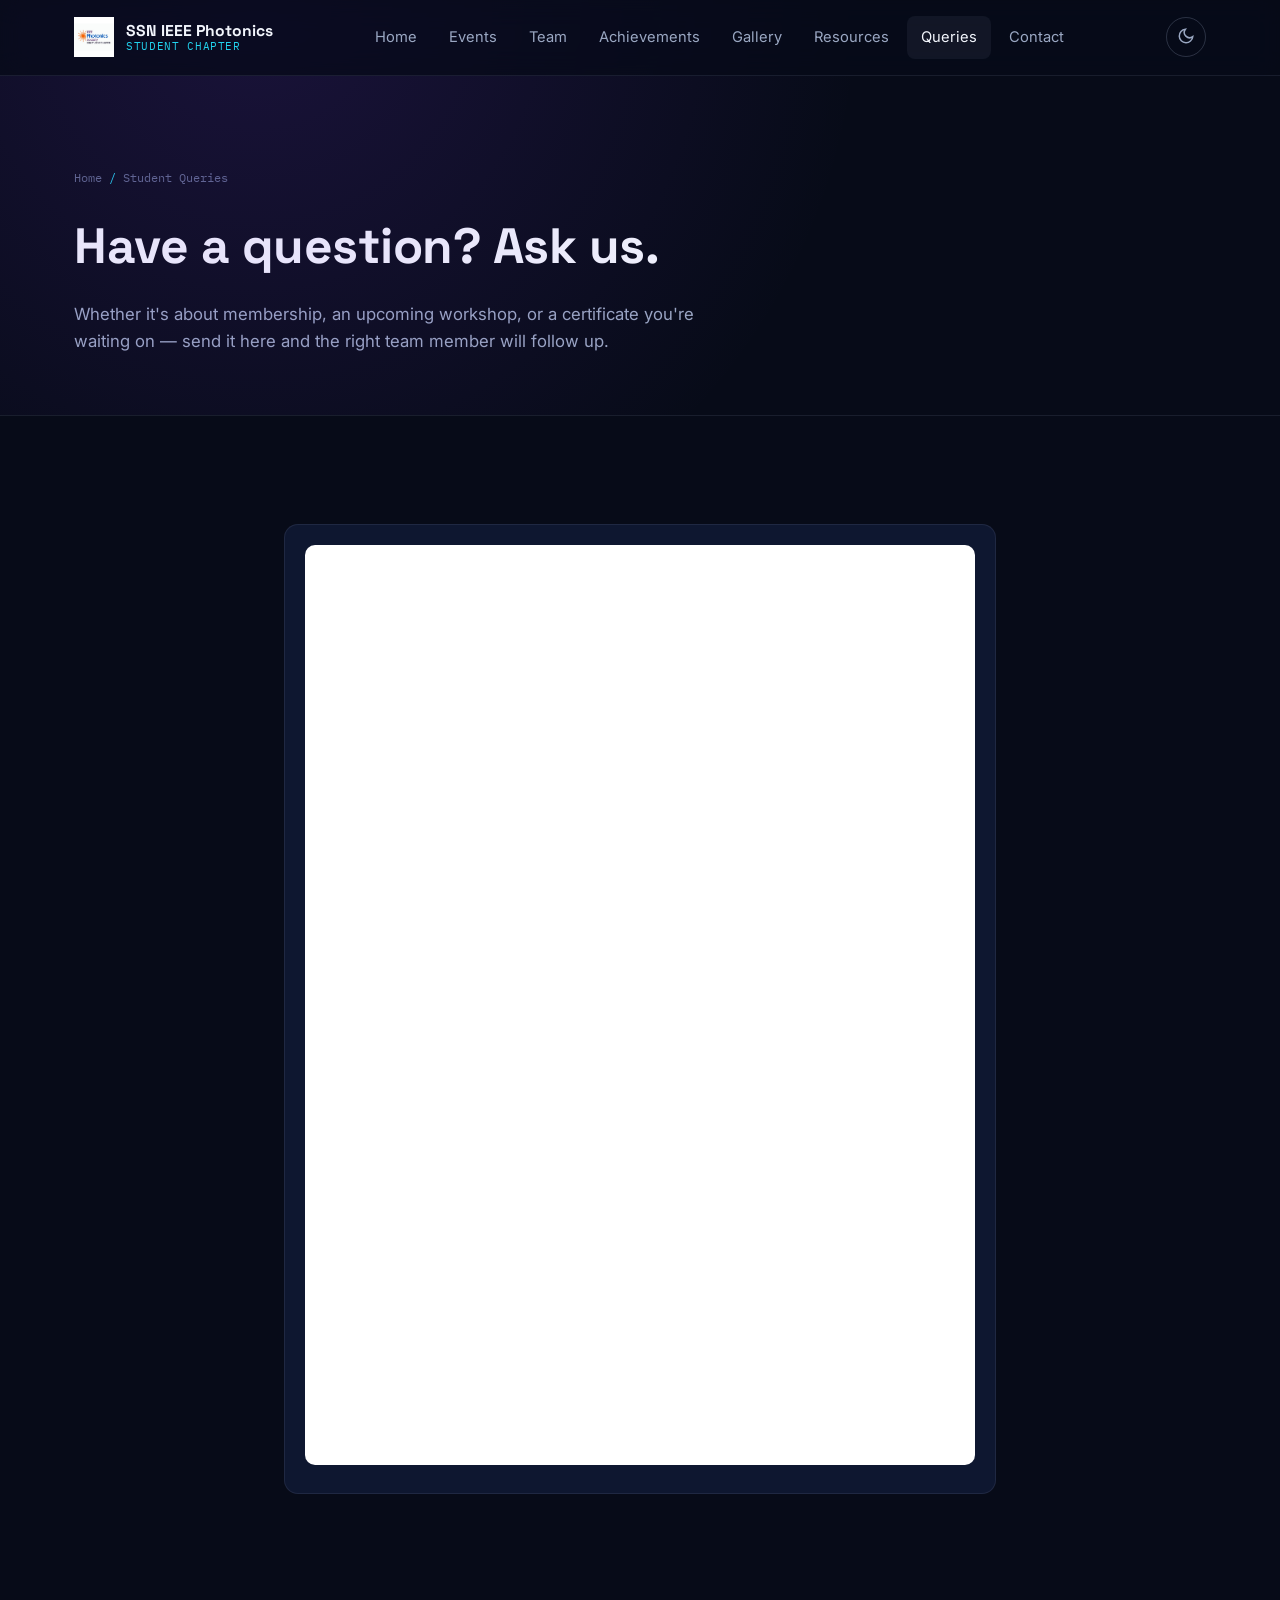
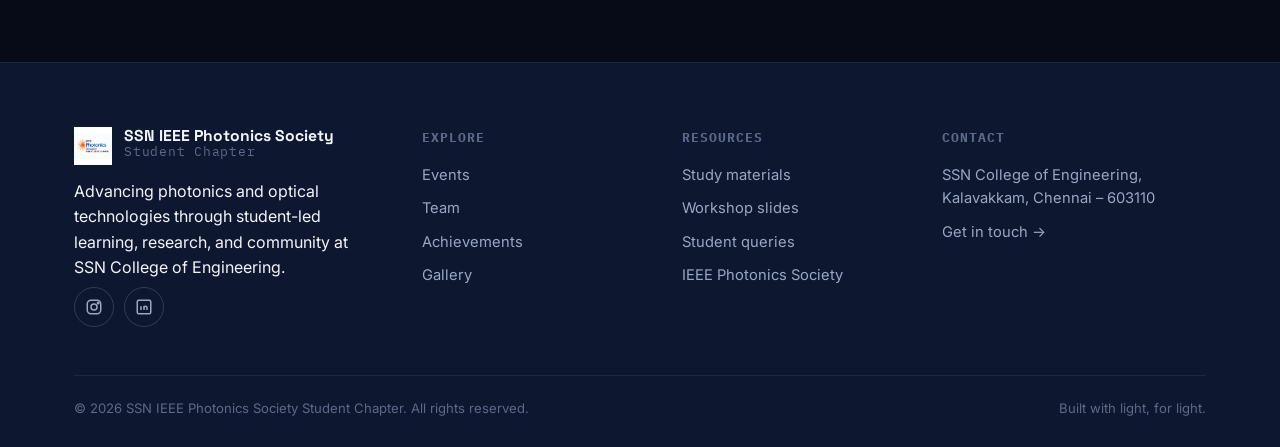
<file: queries.html>
<!DOCTYPE html>
<html lang="en">
<head>
<meta charset="UTF-8">
<meta name="viewport" content="width=device-width, initial-scale=1.0">
<title>Student Queries — SSN IEEE Photonics Society</title>
<meta name="description" content="Submit a question to the SSN IEEE Photonics Society Student Chapter about membership, events, workshops, or certificates.">
<link rel="icon" href="assets/logo.png" type="image/png">
<link rel="preconnect" href="https://fonts.googleapis.com">
<link href="https://fonts.googleapis.com/css2?family=Space+Grotesk:wght@500;600;700&family=Inter:wght@400;500;600&family=IBM+Plex+Mono:wght@400;500&display=swap" rel="stylesheet">
<link rel="stylesheet" href="css/style.css">
</head>
<body>

<nav class="nav">
  <div class="wrap">
    <a href="index.html" class="brand">
      <img src="assets/logo.png" alt="SSN IEEE Photonics Society logo">
      <div class="brand-text"><strong>SSN IEEE Photonics</strong><span>STUDENT CHAPTER</span></div>
    </a>
    <div class="nav-links">
      <a href="index.html">Home</a>
      <a href="events.html">Events</a>
      <a href="team.html">Team</a>
      <a href="achievements.html">Achievements</a>
      <a href="gallery.html">Gallery</a>
      <a href="resources.html">Resources</a>
      <a href="queries.html">Queries</a>
      <a href="contact.html">Contact</a>
    </div>
    <div class="nav-actions">
      <button class="icon-btn" data-theme-toggle aria-label="Toggle light and dark mode"><span data-theme-icon></span></button>
      <button class="icon-btn hamburger" aria-label="Open menu">
        <svg viewBox="0 0 24 24" fill="none" stroke="currentColor" stroke-width="2"><path d="M4 6h16M4 12h16M4 18h16"/></svg>
      </button>
    </div>
  </div>
</nav>
<div class="nav-mobile-panel">
  <a href="index.html">Home</a>
  <a href="events.html">Events</a>
  <a href="team.html">Team</a>
  <a href="achievements.html">Achievements</a>
  <a href="gallery.html">Gallery</a>
  <a href="resources.html">Resources</a>
  <a href="queries.html">Student Queries</a>
  <a href="contact.html">Contact</a>
</div>

<header class="page-hero">
  <div class="wrap">
    <div class="breadcrumb">Home <span>/</span> Student Queries</div>
    <h1>Have a question? Ask us.</h1>
    <p>Whether it's about membership, an upcoming workshop, or a certificate you're waiting on — send it here and the right team member will follow up.</p>
  </div>
</header>

<section class="section">
  <div class="wrap" style="max-width:760px;">
    <div class="card reveal" style="padding:20px; overflow:hidden;">
      <iframe src="https://docs.google.com/forms/d/e/1FAIpQLScFYLDu11_q7MSkfiDXz7hIrHLYfzorU5s5QpUN-CqU_IpOjw/viewform?embedded=true"
          width="100%" height="920" frameborder="0" style="border-radius:10px;">
    Loading…
  </iframe>
</div>
  </div>
</section>

<footer class="site-footer">
  <div class="wrap">
    <div class="footer-grid">
      <div>
        <div class="footer-brand">
          <img src="assets/logo.png" alt="SSN IEEE Photonics Society logo">
          <div class="brand-text"><strong>SSN IEEE Photonics Society</strong><span style="color:var(--text-faint); font-size:.8rem;">Student Chapter</span></div>
        </div>
        <p style="max-width:32ch;">Advancing photonics and optical technologies through student-led learning, research, and community at SSN College of Engineering.</p>
        <div class="social-row">
          <a href="https://www.instagram.com/ssn.ieee.photonics?igsh=czd6aGx5djE5NG43" class="icon-btn" aria-label="Instagram"><svg viewBox="0 0 24 24" fill="none" stroke="currentColor" stroke-width="2"><rect x="3" y="3" width="18" height="18" rx="5"/><circle cx="12" cy="12" r="4"/><circle cx="17.5" cy="6.5" r="1"/></svg></a>
          <a href="https://www.linkedin.com/company/ieee-photonics-society-student-chapter-ssnce/" class="icon-btn" aria-label="LinkedIn"><svg viewBox="0 0 24 24" fill="none" stroke="currentColor" stroke-width="2"><rect x="3" y="3" width="18" height="18" rx="2"/><line x1="8" y1="11" x2="8" y2="16"/><line x1="8" y1="8" x2="8" y2="8"/><line x1="12" y1="11" x2="12" y2="16"/><path d="M12 13c0-1.5 1-2 2-2s2 .5 2 2v3"/></svg></a>
        </div>
      </div>
      <div class="footer-col">
        <h4>Explore</h4>
        <a href="events.html">Events</a>
        <a href="team.html">Team</a>
        <a href="achievements.html">Achievements</a>
        <a href="gallery.html">Gallery</a>
      </div>
      <div class="footer-col">
        <h4>Resources</h4>
        <a href="resources.html">Study materials</a>
        <a href="resources.html">Workshop slides</a>
        <a href="queries.html">Student queries</a>
        <a href="https://www.photonicssociety.org" target="_blank" rel="noopener">IEEE Photonics Society</a>
      </div>
      <div class="footer-col">
        <h4>Contact</h4>
        <p>SSN College of Engineering,<br>Kalavakkam, Chennai – 603110</p>
        <a href="contact.html">Get in touch →</a>
      </div>
    </div>
    <div class="footer-bottom">
      <span>© 2026 SSN IEEE Photonics Society Student Chapter. All rights reserved.</span>
      <span>Built with light, for light.</span>
    </div>
  </div>
</footer>

<button class="scroll-top" aria-label="Scroll to top">
  <svg viewBox="0 0 24 24" fill="none" stroke="currentColor" stroke-width="2"><path d="M12 19V5M5 12l7-7 7 7"/></svg>
</button>

<script src="js/main.js"></script>
</body>
</html>
</file>
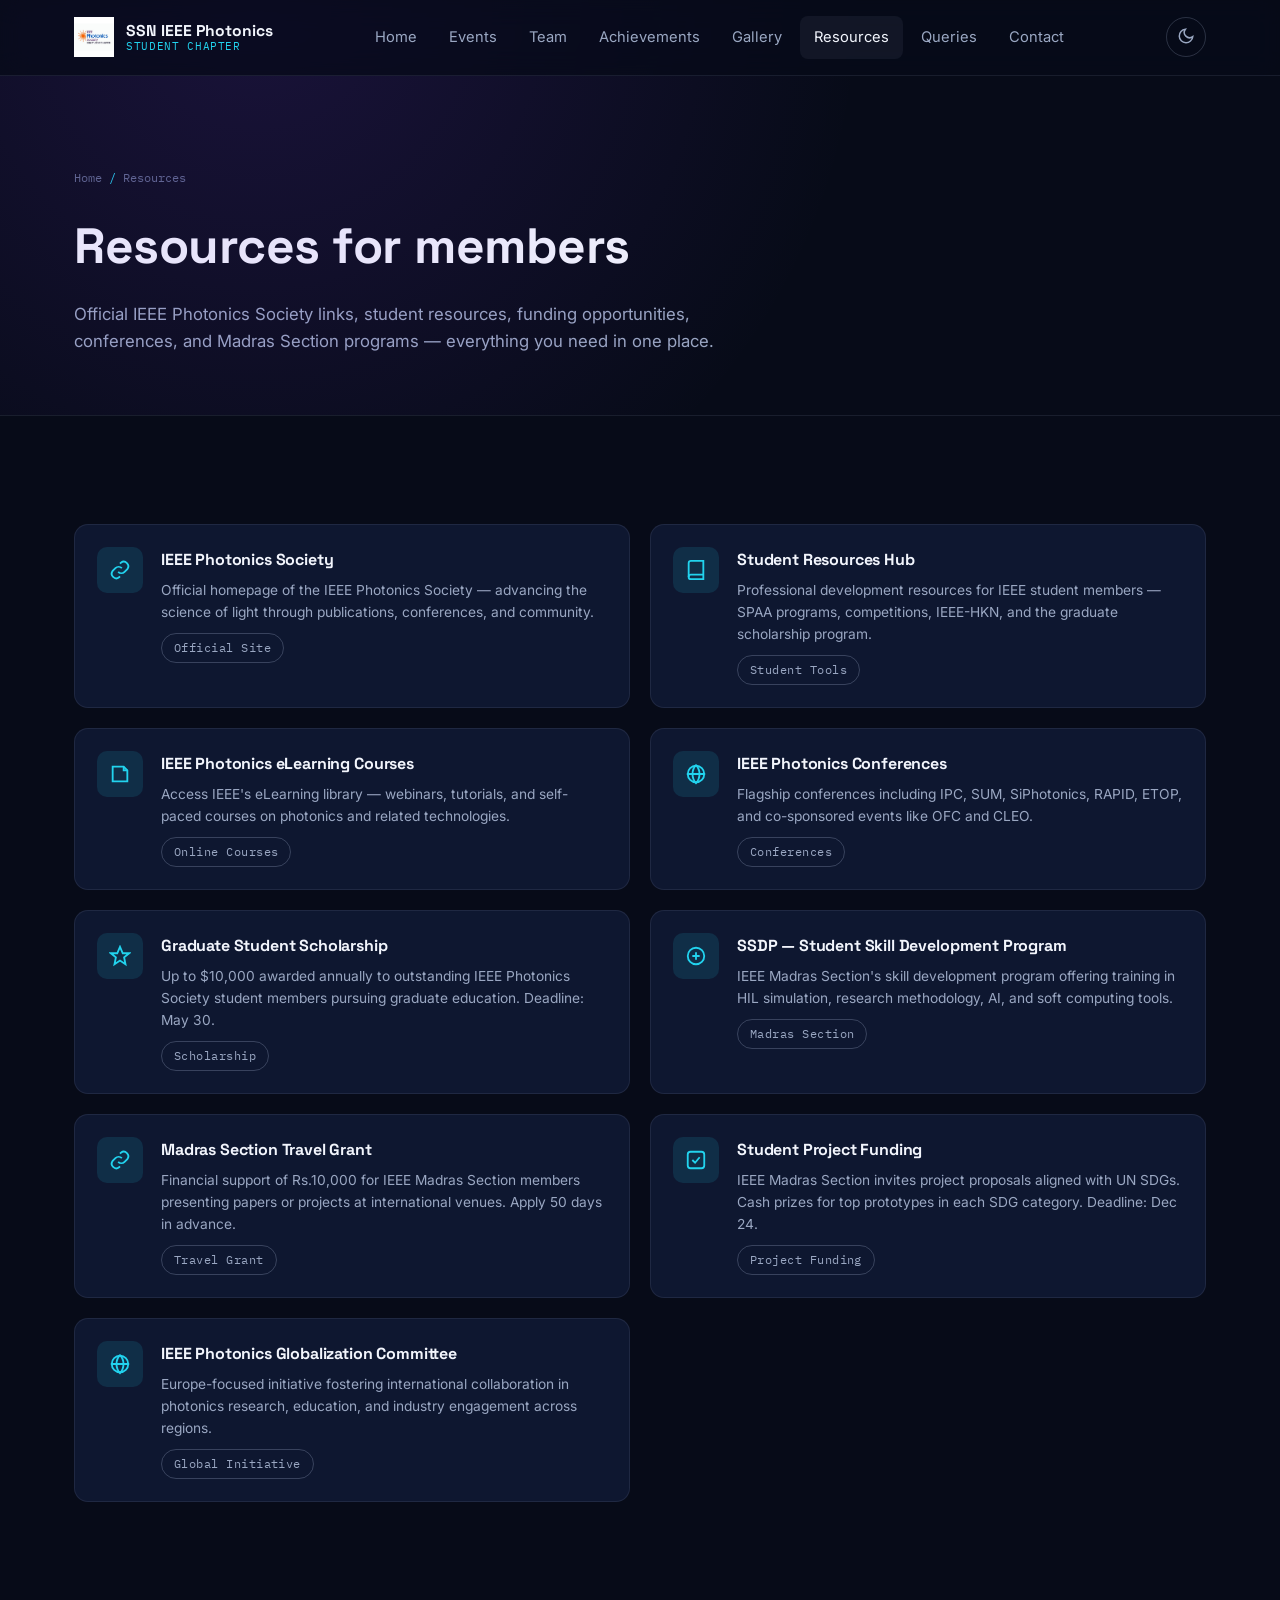
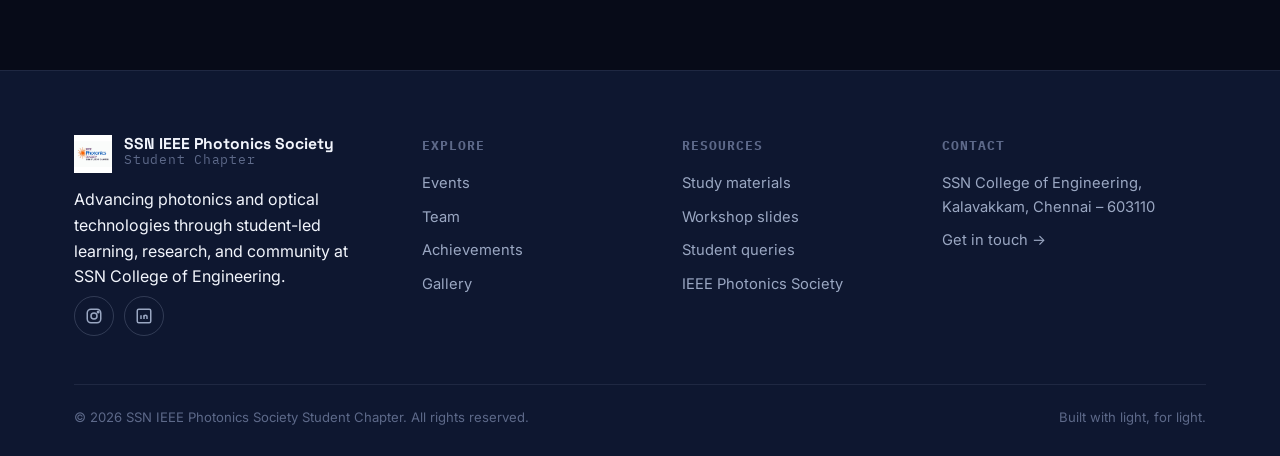
<file: resources.html>
<!DOCTYPE html>
<html lang="en">
<head>
<meta charset="UTF-8">
<meta name="viewport" content="width=device-width, initial-scale=1.0">
<title>Resources — SSN IEEE Photonics Society</title>
<meta name="description" content="Workshop slides, study materials, research papers, and learning links from the SSN IEEE Photonics Society Student Chapter.">
<link rel="icon" href="assets/logo.png" type="image/png">
<link rel="preconnect" href="https://fonts.googleapis.com">
<link href="https://fonts.googleapis.com/css2?family=Space+Grotesk:wght@500;600;700&family=Inter:wght@400;500;600&family=IBM+Plex+Mono:wght@400;500&display=swap" rel="stylesheet">
<link rel="stylesheet" href="css/style.css">
</head>
<body>

<nav class="nav">
  <div class="wrap">
    <a href="index.html" class="brand">
      <img src="assets/logo.png" alt="SSN IEEE Photonics Society logo">
      <div class="brand-text"><strong>SSN IEEE Photonics</strong><span>STUDENT CHAPTER</span></div>
    </a>
    <div class="nav-links">
      <a href="index.html">Home</a>
      <a href="events.html">Events</a>
      <a href="team.html">Team</a>
      <a href="achievements.html">Achievements</a>
      <a href="gallery.html">Gallery</a>
      <a href="resources.html">Resources</a>
      <a href="queries.html">Queries</a>
      <a href="contact.html">Contact</a>
    </div>
    <div class="nav-actions">
      <button class="icon-btn" data-theme-toggle aria-label="Toggle light and dark mode"><span data-theme-icon></span></button>
      <button class="icon-btn hamburger" aria-label="Open menu">
        <svg viewBox="0 0 24 24" fill="none" stroke="currentColor" stroke-width="2"><path d="M4 6h16M4 12h16M4 18h16"/></svg>
      </button>
    </div>
  </div>
</nav>
<div class="nav-mobile-panel">
  <a href="index.html">Home</a>
  <a href="events.html">Events</a>
  <a href="team.html">Team</a>
  <a href="achievements.html">Achievements</a>
  <a href="gallery.html">Gallery</a>
  <a href="resources.html">Resources</a>
  <a href="queries.html">Student Queries</a>
  <a href="contact.html">Contact</a>
</div>

<header class="page-hero">
  <div class="wrap">
    <div class="breadcrumb">Home <span>/</span> Resources</div>
    <h1>Resources for members</h1>
    <p>Official IEEE Photonics Society links, student resources, funding opportunities, conferences, and Madras Section programs — everything you need in one place.</p>
  </div>
</header>

<section class="section">
  <div class="wrap">
    <div class="resource-grid">
      <a href="https://www.photonicssociety.org" target="_blank" rel="noopener" class="card resource-card reveal">
        <div class="resource-icon"><svg viewBox="0 0 24 24" fill="none" stroke="currentColor" stroke-width="2"><path d="M10 14a5 5 0 0 0 7 0l3-3a5 5 0 0 0-7-7l-1 1"/><path d="M14 10a5 5 0 0 0-7 0l-3 3a5 5 0 0 0 7 7l1-1"/></svg></div>
        <div>
          <h4>IEEE Photonics Society</h4>
          <p>Official homepage of the IEEE Photonics Society — advancing the science of light through publications, conferences, and community.</p>
          <span class="tag">Official Site</span>
        </div>
      </a>
      <a href="https://ieeephotonics.org/education/student-resources/" target="_blank" rel="noopener" class="card resource-card reveal">
        <div class="resource-icon"><svg viewBox="0 0 24 24" fill="none" stroke="currentColor" stroke-width="2"><path d="M4 19.5A2.5 2.5 0 0 1 6.5 17H20"/><path d="M6.5 2H20v20H6.5A2.5 2.5 0 0 1 4 19.5v-15A2.5 2.5 0 0 1 6.5 2z"/></svg></div>
        <div>
          <h4>Student Resources Hub</h4>
          <p>Professional development resources for IEEE student members — SPAA programs, competitions, IEEE-HKN, and the graduate scholarship program.</p>
          <span class="tag">Student Tools</span>
        </div>
      </a>
      <a href="https://www.ieee.org/education/elearning-library" target="_blank" rel="noopener" class="card resource-card reveal">
        <div class="resource-icon"><svg viewBox="0 0 24 24" fill="none" stroke="currentColor" stroke-width="2"><path d="M4 4h12l4 4v12H4z"/><path d="M16 4v4h4"/></svg></div>
        <div>
          <h4>IEEE Photonics eLearning Courses</h4>
          <p>Access IEEE's eLearning library — webinars, tutorials, and self-paced courses on photonics and related technologies.</p>
          <span class="tag">Online Courses</span>
        </div>
      </a>
      <a href="https://ieeephotonics.org/conferences/" target="_blank" rel="noopener" class="card resource-card reveal">
        <div class="resource-icon"><svg viewBox="0 0 24 24" fill="none" stroke="currentColor" stroke-width="2"><circle cx="12" cy="12" r="9"/><path d="M2 12h20M12 2a15 15 0 0 1 0 20 15 15 0 0 1 0-20"/></svg></div>
        <div>
          <h4>IEEE Photonics Conferences</h4>
          <p>Flagship conferences including IPC, SUM, SiPhotonics, RAPID, ETOP, and co-sponsored events like OFC and CLEO.</p>
          <span class="tag">Conferences</span>
        </div>
      </a>
      <a href="https://ieeephotonics.org/awards/graduate-student-scholarship/" target="_blank" rel="noopener" class="card resource-card reveal">
        <div class="resource-icon"><svg viewBox="0 0 24 24" fill="none" stroke="currentColor" stroke-width="2"><path d="M12 2l3 7h7l-5.5 4.5L18 21l-6-4-6 4 1.5-7.5L2 9h7z"/></svg></div>
        <div>
          <h4>Graduate Student Scholarship</h4>
          <p>Up to $10,000 awarded annually to outstanding IEEE Photonics Society student members pursuing graduate education. Deadline: May 30.</p>
          <span class="tag">Scholarship</span>
        </div>
      </a>
      <a href="https://ieeemadras.org/ssdp/" target="_blank" rel="noopener" class="card resource-card reveal">
        <div class="resource-icon"><svg viewBox="0 0 24 24" fill="none" stroke="currentColor" stroke-width="2"><circle cx="12" cy="12" r="9"/><path d="M8 12h8M12 8v8"/></svg></div>
        <div>
          <h4>SSDP — Student Skill Development Program</h4>
          <p>IEEE Madras Section's skill development program offering training in HIL simulation, research methodology, AI, and soft computing tools.</p>
          <span class="tag">Madras Section</span>
        </div>
      </a>
      <a href="https://ieeemadras.org/travel-grant-for-ippp/" target="_blank" rel="noopener" class="card resource-card reveal">
        <div class="resource-icon"><svg viewBox="0 0 24 24" fill="none" stroke="currentColor" stroke-width="2"><path d="M10 14a5 5 0 0 0 7 0l3-3a5 5 0 0 0-7-7l-1 1"/><path d="M14 10a5 5 0 0 0-7 0l-3 3a5 5 0 0 0 7 7l1-1"/></svg></div>
        <div>
          <h4>Madras Section Travel Grant</h4>
          <p>Financial support of Rs.10,000 for IEEE Madras Section members presenting papers or projects at international venues. Apply 50 days in advance.</p>
          <span class="tag">Travel Grant</span>
        </div>
      </a>
      <a href="https://ieeemadras.org/student-project-funding/" target="_blank" rel="noopener" class="card resource-card reveal">
        <div class="resource-icon"><svg viewBox="0 0 24 24" fill="none" stroke="currentColor" stroke-width="2"><rect x="3" y="3" width="18" height="18" rx="3"/><path d="M8 12l3 3 5-6"/></svg></div>
        <div>
          <h4>Student Project Funding</h4>
          <p>IEEE Madras Section invites project proposals aligned with UN SDGs. Cash prizes for top prototypes in each SDG category. Deadline: Dec 24.</p>
          <span class="tag">Project Funding</span>
        </div>
      </a>
      <a href="https://cmte.ieee.org/photonics-europe/" target="_blank" rel="noopener" class="card resource-card reveal">
        <div class="resource-icon"><svg viewBox="0 0 24 24" fill="none" stroke="currentColor" stroke-width="2"><circle cx="12" cy="12" r="9"/><path d="M2 12h20M12 2a15 15 0 0 1 0 20 15 15 0 0 1 0-20"/></svg></div>
        <div>
          <h4>IEEE Photonics Globalization Committee</h4>
          <p>Europe-focused initiative fostering international collaboration in photonics research, education, and industry engagement across regions.</p>
          <span class="tag">Global Initiative</span>
        </div>
      </a>
    </div>
  </div>
</section>

<footer class="site-footer">
  <div class="wrap">
    <div class="footer-grid">
      <div>
        <div class="footer-brand">
          <img src="assets/logo.png" alt="SSN IEEE Photonics Society logo">
          <div class="brand-text"><strong>SSN IEEE Photonics Society</strong><span style="color:var(--text-faint); font-size:.8rem;">Student Chapter</span></div>
        </div>
        <p style="max-width:32ch;">Advancing photonics and optical technologies through student-led learning, research, and community at SSN College of Engineering.</p>
        <div class="social-row">
          <a href="https://www.instagram.com/ssn.ieee.photonics?igsh=czd6aGx5djE5NG43" class="icon-btn" aria-label="Instagram"><svg viewBox="0 0 24 24" fill="none" stroke="currentColor" stroke-width="2"><rect x="3" y="3" width="18" height="18" rx="5"/><circle cx="12" cy="12" r="4"/><circle cx="17.5" cy="6.5" r="1"/></svg></a>
          <a href="https://www.linkedin.com/company/ieee-photonics-society-student-chapter-ssnce/" class="icon-btn" aria-label="LinkedIn"><svg viewBox="0 0 24 24" fill="none" stroke="currentColor" stroke-width="2"><rect x="3" y="3" width="18" height="18" rx="2"/><line x1="8" y1="11" x2="8" y2="16"/><line x1="8" y1="8" x2="8" y2="8"/><line x1="12" y1="11" x2="12" y2="16"/><path d="M12 13c0-1.5 1-2 2-2s2 .5 2 2v3"/></svg></a>
        </div>
      </div>
      <div class="footer-col">
        <h4>Explore</h4>
        <a href="events.html">Events</a>
        <a href="team.html">Team</a>
        <a href="achievements.html">Achievements</a>
        <a href="gallery.html">Gallery</a>
      </div>
      <div class="footer-col">
        <h4>Resources</h4>
        <a href="resources.html">Study materials</a>
        <a href="resources.html">Workshop slides</a>
        <a href="queries.html">Student queries</a>
        <a href="https://www.photonicssociety.org" target="_blank" rel="noopener">IEEE Photonics Society</a>
      </div>
      <div class="footer-col">
        <h4>Contact</h4>
        <p>SSN College of Engineering,<br>Kalavakkam, Chennai – 603110</p>
        <a href="contact.html">Get in touch →</a>
      </div>
    </div>
    <div class="footer-bottom">
      <span>© 2026 SSN IEEE Photonics Society Student Chapter. All rights reserved.</span>
      <span>Built with light, for light.</span>
    </div>
  </div>
</footer>

<button class="scroll-top" aria-label="Scroll to top">
  <svg viewBox="0 0 24 24" fill="none" stroke="currentColor" stroke-width="2"><path d="M12 19V5M5 12l7-7 7 7"/></svg>
</button>

<script src="js/main.js"></script>
</body>
</html>
</file>
<file: css/style.css>
/* ==========================================================================
   SSN IEEE Photonics Society — Design System
   Signature idea: white light through a prism, dispersed into a labeled
   spectrum. Wavelength values (nm) stand in for the generic "01/02/03"
   section numbering, since the content is genuinely about light.
   ========================================================================== */

:root{
  /* ---- Core palette ---- */
  --ink:        #070B18;   /* page background — the dark lab / night sky   */
  --ink-2:      #0E1730;   /* raised panels                                */
  --ink-3:      #16204020; /* hairline on dark                             */
  --paper:      #F5F7FC;   /* light-mode background                       */
  --paper-2:    #FFFFFF;   /* light-mode panels                           */
  --ieee-blue:  #00629B;   /* institutional anchor — IEEE blue            */
  --ieee-blue-light: #2E8FC9;

  /* ---- Spectrum accents (390nm violet -> 700nm red) ---- */
  --spec-violet: #7C3AED;  /* ~410nm */
  --spec-blue:   #2F6FED;  /* ~460nm */
  --spec-cyan:   #22D3EE;  /* ~490nm */
  --spec-green:  #34D399;  /* ~530nm */
  --spec-amber:  #FBBF24;  /* ~590nm */
  --spec-red:    #FB6A6A;  /* ~650nm */

  --spectrum-gradient: linear-gradient(90deg,
    var(--spec-violet) 0%,
    var(--spec-blue) 20%,
    var(--spec-cyan) 40%,
    var(--spec-green) 60%,
    var(--spec-amber) 80%,
    var(--spec-red) 100%);

  /* ---- Text ---- */
  --text-hi:   #F2F5FC;
  --text-dim:  #9AA7C2;
  --text-faint:#5D6989;

  /* ---- Type ---- */
  --font-display: 'Space Grotesk', 'Segoe UI', sans-serif;
  --font-body:    'Inter', 'Segoe UI', sans-serif;
  --font-mono:    'IBM Plex Mono', 'Courier New', monospace;

  /* ---- Layout ---- */
  --maxw: 1180px;
  --radius: 14px;
  --radius-sm: 8px;
  --nav-h: 76px;

  --shadow-soft: 0 20px 60px -30px rgba(0,0,0,.6);
  --ring: 0 0 0 3px rgba(34, 211, 238, .35);

  color-scheme: dark;
}

html[data-theme="light"]{
  --ink: var(--paper);
  --ink-2: var(--paper-2);
  --text-hi: #0B1220;
  --text-dim: #47506B;
  --text-faint: #71799A;
  --shadow-soft: 0 20px 50px -30px rgba(20,30,60,.25);
  color-scheme: light;
}

/* ---------------------------------- reset -------------------------------- */
*, *::before, *::after{ box-sizing: border-box; }
html{ scroll-behavior: smooth; }
@media (prefers-reduced-motion: reduce){
  html{ scroll-behavior: auto; }
  *, *::before, *::after{ animation-duration: .001ms !important; animation-iteration-count: 1 !important; transition-duration: .001ms !important; scroll-behavior: auto !important; }
}
body{
  margin: 0;
  background: var(--ink);
  color: var(--text-hi);
  font-family: var(--font-body);
  line-height: 1.6;
  -webkit-font-smoothing: antialiased;
  transition: background .35s ease, color .35s ease;
  overflow-x: hidden;
}
img{ max-width: 100%; display: block; }
a{ color: inherit; text-decoration: none; }
ul{ margin: 0; padding: 0; list-style: none; }
h1,h2,h3,h4{ font-family: var(--font-display); margin: 0; letter-spacing: -0.01em; }
p{ margin: 0; }
button{ font-family: inherit; cursor: pointer; }
input, textarea, select{ font-family: inherit; font-size: 1rem; }

:focus-visible{ outline: none; box-shadow: var(--ring); border-radius: 4px; }

.wrap{ max-width: var(--maxw); margin: 0 auto; padding: 0 24px; }

/* ------------------------------- utilities -------------------------------- */
.section{ padding: 108px 0; position: relative; }
.section--tight{ padding: 72px 0; }
.section-head{ max-width: 640px; margin-bottom: 56px; }
.eyebrow{
  display: inline-flex; align-items: center; gap: 10px;
  font-family: var(--font-mono); font-size: .78rem; letter-spacing: .08em;
  text-transform: uppercase; color: var(--spec-cyan); margin-bottom: 16px;
}
.eyebrow::before{
  content: ""; width: 26px; height: 2px; background: var(--spectrum-gradient);
  display: inline-block; border-radius: 2px;
}
.section-head h2{ font-size: clamp(1.8rem, 3.4vw, 2.6rem); color: var(--text-hi); }
.section-head p{ color: var(--text-dim); margin-top: 14px; font-size: 1.05rem; }

.spectrum-rule{
  height: 3px; width: 100%; border-radius: 3px;
  background: var(--spectrum-gradient); opacity: .85;
}

.btn{
  display: inline-flex; align-items: center; gap: 10px;
  padding: 13px 26px; border-radius: 999px; font-weight: 600; font-size: .95rem;
  border: 1px solid transparent; transition: transform .25s ease, box-shadow .25s ease, background .25s ease;
  white-space: nowrap;
}
.btn:hover{ transform: translateY(-2px); }
.btn-primary{
  background: linear-gradient(120deg, var(--ieee-blue), var(--spec-cyan));
  color: #fff; box-shadow: 0 12px 30px -12px rgba(0,98,155,.55);
}
.btn-primary:hover{ box-shadow: 0 16px 36px -12px rgba(0,98,155,.7); }
.btn-ghost{
  background: transparent; color: var(--text-hi);
  border-color: rgba(154,167,194,.35);
}
.btn-ghost:hover{ border-color: var(--spec-cyan); color: var(--spec-cyan); }
.btn-sm{ padding: 9px 18px; font-size: .85rem; }

.tag{
  display: inline-block; padding: 5px 12px; border-radius: 999px;
  font-family: var(--font-mono); font-size: .72rem; letter-spacing: .04em;
  border: 1px solid rgba(154,167,194,.3); color: var(--text-dim);
}

.card{
  background: var(--ink-2); border-radius: var(--radius);
  border: 1px solid rgba(154,167,194,.12);
  transition: transform .35s ease, box-shadow .35s ease, border-color .35s ease;
}
.card:hover{ transform: translateY(-6px); box-shadow: var(--shadow-soft); border-color: rgba(34,211,238,.35); }

/* ------------------------------- navbar ----------------------------------- */
.nav{
  position: fixed; inset: 0 0 auto 0; height: var(--nav-h); z-index: 500;
  display: flex; align-items: center;
  background: color-mix(in srgb, var(--ink) 78%, transparent);
  backdrop-filter: blur(14px) saturate(140%);
  border-bottom: 1px solid rgba(154,167,194,.12);
}
.nav .wrap{ display: flex; align-items: center; justify-content: space-between; width: 100%; }
.brand{ display: flex; align-items: center; gap: 12px; }
.brand img{ height: 40px; width: 40px; }
.brand-text{ display: flex; flex-direction: column; line-height: 1.15; }
.brand-text strong{ font-family: var(--font-display); font-size: .98rem; color: var(--text-hi); }
.brand-text span{ font-family: var(--font-mono); font-size: .68rem; color: var(--spec-cyan); letter-spacing: .06em; }

.nav-links{ display: flex; align-items: center; gap: 4px; }
.nav-links a{
  padding: 10px 14px; border-radius: 8px; font-size: .92rem; color: var(--text-dim);
  transition: color .25s ease, background .25s ease;
}
.nav-links a:hover, .nav-links a.active{ color: var(--text-hi); background: rgba(154,167,194,.08); }

.nav-actions{ display: flex; align-items: center; gap: 10px; }
.icon-btn{
  width: 40px; height: 40px; border-radius: 999px; display: grid; place-items: center;
  border: 1px solid rgba(154,167,194,.25); background: transparent; color: var(--text-dim);
  transition: all .25s ease;
}
.icon-btn:hover{ color: var(--spec-cyan); border-color: var(--spec-cyan); }
.icon-btn svg{ width: 18px; height: 18px; }

.hamburger{ display: none; }

/* mobile nav */
.nav-mobile-panel{
  position: fixed; top: var(--nav-h); left: 0; right: 0; z-index: 490;
  background: var(--ink-2); border-bottom: 1px solid rgba(154,167,194,.15);
  transform: translateY(-8px); opacity: 0; pointer-events: none;
  transition: all .3s ease; padding: 10px 24px 24px;
}
.nav-mobile-panel.open{ transform: translateY(0); opacity: 1; pointer-events: auto; }
.nav-mobile-panel a{ display: block; padding: 14px 4px; color: var(--text-dim); border-bottom: 1px solid rgba(154,167,194,.08); }
.nav-mobile-panel a:hover{ color: var(--text-hi); }

@media (max-width: 900px){
  .nav-links{ display: none; }
  .hamburger{ display: grid; place-items: center; }
}

/* ------------------------------- footer ------------------------------------ */
.site-footer{
  background: var(--ink-2); border-top: 1px solid rgba(154,167,194,.12);
  padding: 64px 0 28px; margin-top: 60px;
}
.footer-grid{
  display: grid; grid-template-columns: 1.4fr 1fr 1fr 1.2fr; gap: 40px;
}
.footer-brand{ display: flex; gap: 12px; margin-bottom: 14px; }
.footer-brand img{ height: 38px; }
.footer-col h4{ font-size: .82rem; text-transform: uppercase; letter-spacing: .08em; color: var(--text-faint); margin-bottom: 16px; font-family: var(--font-mono); }
.footer-col a, .footer-col p{ color: var(--text-dim); font-size: .92rem; display: block; margin-bottom: 10px; }
.footer-col a:hover{ color: var(--spec-cyan); }
.social-row{ display: flex; gap: 10px; margin-top: 6px; flex-wrap: wrap; }
.social-link{
  display: inline-flex; align-items: center; gap: 8px;
  padding: 8px 16px; border-radius: 999px;
  border: 1px solid rgba(154,167,194,.25);
  color: var(--text-dim); font-size: .85rem;
  transition: all .25s ease; text-decoration: none;
}
.social-link:hover{ color: var(--spec-cyan); border-color: var(--spec-cyan); }
.social-link svg{ width: 18px; height: 18px; flex-shrink: 0; }
.footer-bottom{
  margin-top: 48px; padding-top: 22px; border-top: 1px solid rgba(154,167,194,.12);
  display: flex; justify-content: space-between; flex-wrap: wrap; gap: 10px;
  font-size: .82rem; color: var(--text-faint);
}
@media (max-width: 800px){
  .footer-grid{ grid-template-columns: 1fr 1fr; }
}
@media (max-width: 520px){
  .footer-grid{ grid-template-columns: 1fr; }
}

/* ------------------------------- hero --------------------------------------- */
.hero{
  min-height: 65vh;
  display: flex;
  align-items: center;
  padding-top: var(--nav-h);
  position: relative;
  overflow: hidden;
}
.hero::before{
  content: ""; position: absolute; inset: -10% -10% auto auto; width: 60%; height: 70%;
  background: radial-gradient(circle at top right, rgba(124,58,237,.22), transparent 60%);
  pointer-events: none;
}
.hero .wrap{ display: grid; grid-template-columns: 1.05fr .95fr; gap: 60px; align-items: center; }
.hero-eyebrow{
  font-family: var(--font-mono); font-size: .8rem; color: var(--spec-cyan);
  letter-spacing: .1em; text-transform: uppercase; margin-bottom: 20px; display: block;
}
.hero h1{
  font-size: clamp(2.4rem, 5.4vw, 4.1rem); line-height: 1.05; color: var(--text-hi);
}
.hero h1 em{
  font-style: normal; background: var(--spectrum-gradient);
  -webkit-background-clip: text; background-clip: text; color: transparent;
}
.hero p.lead{ margin-top: 24px; font-size: 1.15rem; color: var(--text-dim); max-width: 46ch; }
.hero-ctas{ display: flex; gap: 16px; margin-top: 36px; flex-wrap: wrap; }
.hero-stats{ display: flex; gap: 34px; margin-top: 52px; flex-wrap: wrap; }
.hero-stats div strong{ display: block; font-family: var(--font-display); font-size: 1.7rem; color: var(--text-hi); }
.hero-stats div span{ font-family: var(--font-mono); font-size: .74rem; color: var(--text-faint); letter-spacing: .04em; }

.prism-figure{ position: relative; }
.prism-figure svg{ width: 100%; height: auto; }

@media (max-width: 980px){
  .hero .wrap{ grid-template-columns: 1fr; }
  .prism-figure{ order: -1; max-width: 420px; margin: 0 auto; }
}

/* ------------------------------- about / announcements ---------------------- */
.about-grid{ display: grid; grid-template-columns: 1fr 1fr; gap: 60px; align-items: start; }
.about-copy p{ color: var(--text-dim); margin-bottom: 18px; }

.vmo-grid{
display:flex;
flex-direction:column;
gap:20px;
}
.vmo-card{ padding: 22px; }
.vmo-card .wl{ font-family: var(--font-mono); font-size: .72rem; color: var(--spec-cyan); margin-bottom: 10px; display: block; }
.vmo-card h4{ font-size: 1.05rem; margin-bottom: 10px; color: var(--text-hi); }
.vmo-card p{ color: var(--text-dim); font-size: .92rem; }

.announce-list{ display: flex; flex-direction: column; gap: 14px; }
.announce-card{
  display: flex; gap: 16px; padding: 18px 20px; align-items: flex-start;
}
.announce-dot{ width: 10px; height: 10px; border-radius: 50%; margin-top: 6px; flex-shrink: 0; }
.announce-card h4{ font-size: 1rem; color: var(--text-hi); margin-bottom: 6px; }
.announce-card p{ color: var(--text-dim); font-size: .9rem; }
.announce-meta{ font-family: var(--font-mono); font-size: .72rem; color: var(--text-faint); margin-top: 8px; display: block; }

@media (max-width: 900px){
  .about-grid{ grid-template-columns: 1fr; }
  .vmo-grid{ grid-template-columns: 1fr; }
}

/* ------------------------------- events ------------------------------------- */
.filter-row{ display: flex; gap: 10px; flex-wrap: wrap; margin-bottom: 40px; align-items: center; }
.filter-btn{
  padding: 9px 18px; border-radius: 999px; font-size: .85rem; border: 1px solid rgba(154,167,194,.25);
  background: transparent; color: var(--text-dim);
}
.filter-btn.active{ background: var(--spectrum-gradient); color: #06111f; font-weight: 700; border-color: transparent; }
.search-box{
  margin-left: auto; display: flex; align-items: center; gap: 8px;
  border: 1px solid rgba(154,167,194,.25); border-radius: 999px; padding: 8px 16px; min-width: 220px;
}
.search-box input{ background: transparent; border: none; color: var(--text-hi); width: 100%; }
.search-box input:focus{ outline: none; }
.search-box svg{ width: 16px; height: 16px; color: var(--text-faint); flex-shrink: 0; }

.event-grid{ display: grid; grid-template-columns: repeat(3, 1fr); gap: 26px; }
.event-card{ overflow: hidden; }
.event-media{
  height: 170px; display: flex; align-items: center; justify-content: center;
  position: relative; overflow: hidden;
}
.event-media .badge{
  position: absolute; top: 12px; left: 12px; font-family: var(--font-mono);
  font-size: .68rem; padding: 5px 10px; border-radius: 6px; background: rgba(7,11,24,.55);
  backdrop-filter: blur(6px); color: var(--text-hi); border: 1px solid rgba(255,255,255,.15);
}
.event-body{ padding: 20px 22px 24px; }
.event-body h3{ font-size: 1.1rem; color: var(--text-hi); margin-bottom: 10px; }
.event-meta-row{ display: flex; flex-wrap: wrap; gap: 12px; margin-bottom: 12px; }
.event-meta-row span{
  display: flex; align-items: center; gap: 6px; font-size: .8rem; color: var(--text-dim);
  font-family: var(--font-mono);
}
.event-meta-row svg{ width: 14px; height: 14px; color: var(--spec-cyan); flex-shrink: 0; }
.event-body p.desc{ color: var(--text-dim); font-size: .9rem; margin-bottom: 16px; }
.event-body .btn{ width: 100%; justify-content: center; }
.event-card.past{ opacity: .68; }
.event-card.past .event-media::after{
  content: "COMPLETED"; position: absolute; inset: 0; display: grid; place-items: center;
  font-family: var(--font-mono); font-size: .8rem; letter-spacing: .1em; color: rgba(255,255,255,.7);
  background: rgba(7,11,24,.35);
}

@media (max-width: 980px){ .event-grid{ grid-template-columns: repeat(2, 1fr); } }
@media (max-width: 640px){ .event-grid{ grid-template-columns: 1fr; } .search-box{ margin-left: 0; width: 100%; } }

/* countdown */
.countdown-bar{
  display: flex; gap: 22px; padding: 22px 26px; align-items: center; flex-wrap: wrap;
  background: linear-gradient(120deg, rgba(0,98,155,.16), rgba(124,58,237,.12));
  border: 1px solid rgba(34,211,238,.25); margin-bottom: 46px;
}
.countdown-bar .cd-label{ font-family: var(--font-mono); font-size: .78rem; color: var(--spec-cyan); text-transform: uppercase; letter-spacing: .06em; }
.countdown-bar .cd-title{ font-family: var(--font-display); font-size: 1.15rem; color: var(--text-hi); margin-top: 4px; }
.cd-units{ display: flex; gap: 14px; margin-left: auto; }
.cd-unit{ text-align: center; min-width: 60px; }
.cd-unit strong{ display: block; font-family: var(--font-display); font-size: 1.6rem; color: var(--text-hi); }
.cd-unit span{ font-family: var(--font-mono); font-size: .65rem; color: var(--text-faint); text-transform: uppercase; }

/* calendar */
.calendar-wrap{ display: grid; grid-template-columns: 1.4fr 1fr; gap: 30px; align-items: start; }
.cal-card{ padding: 26px; }
.cal-head{ display: flex; align-items: center; justify-content: space-between; margin-bottom: 20px; }
.cal-head h3{ font-size: 1.2rem; color: var(--text-hi); font-family: var(--font-display); }
.cal-nav{ display: flex; gap: 8px; }
.cal-nav button{
  width: 34px; height: 34px; border-radius: 8px; border: 1px solid rgba(154,167,194,.25);
  background: transparent; color: var(--text-dim); display: grid; place-items: center;
}
.cal-nav button:hover{ color: var(--spec-cyan); border-color: var(--spec-cyan); }
.cal-grid{ display: grid; grid-template-columns: repeat(7, 1fr); gap: 6px; }
.cal-dow{ text-align: center; font-family: var(--font-mono); font-size: .68rem; color: var(--text-faint); padding-bottom: 8px; }
.cal-day{
  aspect-ratio: 1; display: flex; flex-direction: column; align-items: center; justify-content: center;
  border-radius: 8px; font-size: .88rem; color: var(--text-dim); position: relative; cursor: default;
  border: 1px solid transparent;
}
.cal-day.muted{ color: var(--text-faint); opacity: .35; }
.cal-day.today{ border-color: var(--spec-cyan); color: var(--text-hi); }
.cal-day.has-event{
  cursor: pointer;
  color: var(--text-hi);
  font-weight: 700;
  background: rgba(47, 111, 237, 0.18);
  border: 1.5px solid rgba(47, 111, 237, 0.55);
  box-shadow: 0 0 10px rgba(47, 111, 237, 0.18);
  transition: all .25s ease;
}

.cal-day.has-event::after{
  display: none;
}

.cal-day.has-event:hover{
  background: rgba(47, 111, 237, 0.28);
  border-color: rgba(47, 111, 237, 0.8);
  box-shadow: 0 0 14px rgba(47, 111, 237, 0.35);
  transform: scale(1.06);
}
.cal-detail{ padding: 24px; min-height: 220px; }
.cal-detail h4{ font-family: var(--font-mono); font-size: .74rem; color: var(--spec-cyan); text-transform: uppercase; letter-spacing: .06em; margin-bottom: 14px; }
.cal-detail-body strong{ display: block; font-size: 1.1rem; color: var(--text-hi); margin-bottom: 8px; font-family: var(--font-display); }
.cal-detail-body p{ color: var(--text-dim); font-size: .88rem; margin-bottom: 6px; }
.cal-empty{ color: var(--text-faint); font-size: .9rem; }

@media (max-width: 900px){ .calendar-wrap{ grid-template-columns: 1fr; } }

/* ------------------------------- team (original grid - kept for office bearers) ---- */
.team-cat{ margin-bottom: 60px; }
.team-cat h3{
  font-family: var(--font-mono); font-size: .8rem; text-transform: uppercase; letter-spacing: .08em;
  color: var(--spec-cyan); margin-bottom: 22px; display: flex; align-items: center; gap: 12px;
}
.team-cat h3::after{ content:""; flex: 1; height: 1px; background: rgba(154,167,194,.18); }
.team-grid{ display: grid; grid-template-columns: repeat(4, 1fr); gap: 22px; }
.member-card{ padding: 24px 20px; text-align: center; }
.member-photo{
  width: 92px; height: 92px; border-radius: 50%; margin: 0 auto 16px; overflow: hidden;
  background: linear-gradient(135deg, var(--ieee-blue), var(--spec-violet));
  display: flex; align-items: center; justify-content: center;
  font-family: var(--font-display); font-size: 1.4rem; color: #fff; border: 2px solid rgba(34,211,238,.4);
}
.member-card h4{ font-size: 1rem; color: var(--text-hi); margin-bottom: 4px; }
.member-card .role{ font-size: .82rem; color: var(--spec-cyan); font-family: var(--font-mono); margin-bottom: 4px; }
.member-card .dept{ font-size: .8rem; color: var(--text-faint); margin-bottom: 12px; }
.member-card .li-link{
  display: inline-flex; align-items: center; gap: 6px; font-size: .78rem; color: var(--text-dim);
  border: 1px solid rgba(154,167,194,.25); padding: 6px 12px; border-radius: 999px;
}
.member-card .li-link:hover{ color: var(--spec-cyan); border-color: var(--spec-cyan); }

@media (max-width: 980px){ .team-grid{ grid-template-columns: repeat(3, 1fr); } }
@media (max-width: 700px){ .team-grid{ grid-template-columns: repeat(2, 1fr); } }
@media (max-width: 460px){ .team-grid{ grid-template-columns: 1fr; } }

/* ------------------------------- achievements --------------------------------- */
.ach-grid{ display: grid; grid-template-columns: repeat(3, 1fr); gap: 24px; }
.ach-card{ padding: 26px; position: relative; }
.ach-card .ach-top{ display: flex; gap: 14px; align-items: center; margin-bottom: 16px; }
.ach-avatar{
  width: 54px; height: 54px; border-radius: 50%; flex-shrink: 0;
  background: linear-gradient(135deg, var(--spec-amber), var(--spec-red));
  display: flex; align-items: center; justify-content: center; font-family: var(--font-display); color: #1a0f00; font-weight: 700;
}
.ach-top strong{ display: block; color: var(--text-hi); font-size: .98rem; }
.ach-top span{ font-size: .78rem; color: var(--text-faint); }
.ach-badge{
  display: inline-flex; align-items: center; gap: 6px; font-family: var(--font-mono); font-size: .68rem;
  color: var(--spec-amber); text-transform: uppercase; letter-spacing: .05em; margin-bottom: 10px;
}
.ach-card h4{ font-size: 1.05rem; color: var(--text-hi); margin-bottom: 8px; }
.ach-card p{ color: var(--text-dim); font-size: .88rem; margin-bottom: 12px; }
.ach-date{ font-family: var(--font-mono); font-size: .74rem; color: var(--text-faint); }

@media (max-width: 980px){ .ach-grid{ grid-template-columns: repeat(2, 1fr); } }
@media (max-width: 640px){ .ach-grid{ grid-template-columns: 1fr; } }

/* ------------------------------- gallery --------------------------------------- */
.gallery-filter{ display: flex; gap: 10px; flex-wrap: wrap; margin-bottom: 34px; }
.gallery-grid{ column-count: 3; column-gap: 18px; }
.gallery-item{ break-inside: avoid; margin-bottom: 18px; border-radius: var(--radius); overflow: hidden; cursor: pointer; position: relative; }
.gallery-item .ph{ width: 100%; display: flex; align-items: center; justify-content: center; color: rgba(255,255,255,.5); font-family: var(--font-mono); font-size: .75rem; }
.gallery-item figcaption{ padding: 10px 14px; font-size: .82rem; color: var(--text-dim); background: var(--ink-2); }
@media (max-width: 900px){ .gallery-grid{ column-count: 2; } }
@media (max-width: 560px){ .gallery-grid{ column-count: 1; } }

.lightbox{
  position: fixed; inset: 0; background: rgba(3,5,12,.9); z-index: 900; display: none;
  align-items: center; justify-content: center; padding: 40px;
}
.lightbox.open{ display: flex; }
.lightbox-inner{ max-width: 700px; width: 100%; background: var(--ink-2); border-radius: var(--radius); overflow: hidden; }
.lightbox-close{ position: absolute; top: 24px; right: 30px; color: #fff; font-size: 1.6rem; background: none; border: none; }

/* ------------------------------- resources -------------------------------------- */
.resource-grid{ display: grid; grid-template-columns: repeat(2, 1fr); gap: 20px; }
.resource-card{ display: flex; gap: 18px; padding: 22px; align-items: flex-start; }
.resource-icon{ width: 46px; height: 46px; border-radius: 10px; background: rgba(34,211,238,.12); display: grid; place-items: center; color: var(--spec-cyan); flex-shrink: 0; }
.resource-icon svg{ width: 22px; height: 22px; }
.resource-card h4{ color: var(--text-hi); font-size: 1rem; margin-bottom: 6px; }
.resource-card p{ color: var(--text-dim); font-size: .86rem; margin-bottom: 10px; }
@media (max-width: 700px){ .resource-grid{ grid-template-columns: 1fr; } }

/* ------------------------------- forms ------------------------------------------ */
.form-card{ padding: 40px; }
.form-grid{ display: grid; grid-template-columns: 1fr 1fr; gap: 20px; }
.form-field{ display: flex; flex-direction: column; gap: 8px; margin-bottom: 20px; }
.form-field.full{ grid-column: 1 / -1; }
.form-field label{ font-size: .82rem; color: var(--text-dim); font-family: var(--font-mono); letter-spacing: .02em; }
.form-field input, .form-field select, .form-field textarea{
  background: rgba(154,167,194,.06); border: 1px solid rgba(154,167,194,.25); border-radius: 10px;
  padding: 12px 14px; color: var(--text-hi);
}
.form-field textarea{ resize: vertical; min-height: 120px; }
.form-field input:focus, .form-field textarea:focus, .form-field select:focus{ border-color: var(--spec-cyan); }
.form-note{ font-size: .82rem; color: var(--text-faint); margin-top: 10px; }
@media (max-width: 700px){ .form-grid{ grid-template-columns: 1fr; } .form-card{ padding: 26px; } }

.contact-grid{ display: grid; grid-template-columns: .9fr 1.1fr; gap: 40px; align-items: start; }
.contact-info-card{ padding: 30px; margin-bottom: 20px; }
.contact-info-card .row{ display: flex; gap: 14px; margin-bottom: 16px; align-items: flex-start; }
.contact-info-card svg{ width: 20px; height: 20px; color: var(--spec-cyan); flex-shrink: 0; margin-top: 2px; }
.contact-info-card strong{ display: block; color: var(--text-hi); font-size: .92rem; }
.contact-info-card span{ font-size: .86rem; color: var(--text-dim); }
.map-embed{ border-radius: var(--radius); overflow: hidden; border: 1px solid rgba(154,167,194,.15); height: 260px; }
.map-embed iframe{ width: 100%; height: 100%; border: 0; filter: grayscale(.3) invert(.92) contrast(.9); }
html[data-theme="light"] .map-embed iframe{ filter: none; }
@media (max-width: 900px){ .contact-grid{ grid-template-columns: 1fr; } }

/* ------------------------------- event recap modal -------------------------------- */
.event-modal{
  position: fixed; inset: 0; background: rgba(3,5,12,.88); z-index: 900; display: none;
  align-items: center; justify-content: center; padding: 24px;
}
.event-modal.open{ display: flex; }
.event-modal-close{
  position: absolute; top: 24px; right: 30px; color: #fff; font-size: 2rem;
  background: none; border: none; cursor: pointer; z-index: 1;
}
.event-modal-inner{
  max-width: 620px; width: 100%; max-height: 80vh; overflow-y: auto;
  background: var(--ink-2); border-radius: var(--radius); padding: 36px;
  border: 1px solid rgba(34,211,238,.25);
}
.event-modal-inner strong{ display: block; font-size: 1.2rem; color: var(--text-hi); margin-bottom: 6px; font-family: var(--font-display); }
.event-modal-meta{ font-family: var(--font-mono); font-size: .78rem; color: var(--spec-cyan); margin-bottom: 16px; }
.event-modal-inner .desc{ color: var(--text-dim); font-size: .92rem; margin-bottom: 12px; }
.event-modal-inner .recap-label{ font-family: var(--font-mono); font-size: .72rem; color: var(--spec-amber); text-transform: uppercase; letter-spacing: .06em; margin: 20px 0 8px; display: block; }
.event-modal-inner .recap-text{ color: var(--text-dim); font-size: .9rem; line-height: 1.7; }
.event-modal-inner .tag{ margin-top: 14px; }

/* ------------------------------- scroll-to-top / toast --------------------------- */
.scroll-top{
  position: fixed; bottom: 26px; right: 26px; width: 48px; height: 48px; border-radius: 50%;
  background: var(--spectrum-gradient); color: #06111f; display: grid; place-items: center; z-index: 400;
  opacity: 0; pointer-events: none; transform: translateY(10px); transition: all .3s ease; border: none;
  box-shadow: 0 12px 30px -10px rgba(0,0,0,.5);
}
.scroll-top.visible{ opacity: 1; pointer-events: auto; transform: translateY(0); }
.scroll-top svg{ width: 20px; height: 20px; }

.toast{
  position: fixed; bottom: 26px; left: 50%; transform: translate(-50%, 20px); z-index: 800;
  background: var(--ink-2); border: 1px solid var(--spec-cyan); padding: 14px 24px; border-radius: 10px;
  color: var(--text-hi); font-size: .9rem; opacity: 0; pointer-events: none; transition: all .3s ease;
}
.toast.show{ opacity: 1; transform: translate(-50%, 0); }

/* ------------------------------- reveal animation --------------------------------- */
.reveal{ opacity: 0; transform: translateY(24px); transition: opacity .7s ease, transform .7s ease; }
.reveal.in{ opacity: 1; transform: translateY(0); }

/* ------------------------------- page header (inner pages) ------------------------ */
.page-hero{
  padding: 168px 0 60px; position: relative; overflow: hidden;
  border-bottom: 1px solid rgba(154,167,194,.12);
}
.page-hero::before{
  content: ""; position: absolute; inset: 0; background: radial-gradient(circle at 20% 0%, rgba(124,58,237,.16), transparent 55%);
  pointer-events: none;
}
.page-hero h1{ font-size: clamp(2rem, 4.4vw, 3.1rem); color: var(--text-hi); }
.page-hero p{ color: var(--text-dim); margin-top: 16px; max-width: 60ch; font-size: 1.05rem; }
.breadcrumb{ font-family: var(--font-mono); font-size: .78rem; color: var(--text-faint); margin-bottom: 18px; }
.breadcrumb span{ color: var(--spec-cyan); }

/* ------------------------------- crew / leadership (team page) ------------------ */
.leader-grid{ display: grid; grid-template-columns: repeat(3, 1fr); gap: 24px; }
.leader-card{
  padding: 32px 24px; text-align: center; position: relative;
  background: linear-gradient(160deg, rgba(0,98,155,.14), rgba(124,58,237,.08));
  border: 1px solid rgba(34,211,238,.35);
}
.leader-card .member-photo{ width: 108px; height: 108px; font-size: 1.7rem; border-width: 3px; }
.leader-card h4{ font-size: 1.15rem; margin-top: 4px; }
.leader-badge{
  position: absolute; top: 16px; right: 16px; font-family: var(--font-mono); font-size: .62rem;
  padding: 4px 10px; border-radius: 999px; background: var(--spectrum-gradient);
  color: #06111f; font-weight: 700; letter-spacing: .04em; text-transform: uppercase;
}

.dept-block{ margin-bottom: 68px; }
.dept-block-title{
  font-family: var(--font-display); font-size: 1.35rem; color: var(--text-hi); margin-bottom: 22px;
  display: flex; align-items: center; gap: 14px;
}
.dept-block-title .spectrum-rule{ flex: 1; height: 2px; }

.dept-head-row{ display: grid; grid-template-columns: repeat(auto-fit, minmax(210px, 1fr)); gap: 20px; margin-bottom: 14px; }
.dept-head-card{
  padding: 26px 18px; text-align: center; position: relative;
  background: linear-gradient(160deg, rgba(251,191,36,.12), rgba(251,106,106,.06));
  border: 1px solid rgba(251,191,36,.35);
}
.dept-head-card .member-photo{ width: 86px; height: 86px; border-width: 3px; border-color: var(--spec-amber); }
.head-tag{
  position: absolute; top: 14px; right: 14px; font-family: var(--font-mono); font-size: .6rem;
  padding: 4px 9px; border-radius: 999px; background: var(--spec-amber); color: #1a0f00;
  font-weight: 700; text-transform: uppercase; letter-spacing: .04em;
}
.assoc-tag{ background: var(--spec-cyan); color: #06111f; }

.members-label{
  font-family: var(--font-mono); font-size: .74rem; color: var(--text-faint); text-transform: uppercase;
  letter-spacing: .06em; margin: 22px 0 16px; display: flex; align-items: center; gap: 12px;
}
.members-label::after{ content: ""; flex: 1; height: 1px; background: rgba(154,167,194,.15); }

@media (max-width: 900px){ .leader-grid{ grid-template-columns: repeat(2, 1fr); } }
@media (max-width: 560px){ .leader-grid{ grid-template-columns: 1fr; } .dept-head-row{ grid-template-columns: repeat(2, 1fr); } }

@media (max-width: 700px){
  .section{ padding: 72px 0; }
  .footer-bottom{ flex-direction: column; }
}

/* ------------------------------------------------------------------------- */
/*  TEAM CAROUSEL — horizontally scrollable cards with fade & floating info   */
/* ------------------------------------------------------------------------- */
.team-scroll-wrapper {
  position: relative;
  overflow: hidden;
  -webkit-mask-image: linear-gradient(to right, transparent 0%, black 10%, black 90%, transparent 100%);
          mask-image: linear-gradient(to right, transparent 0%, black 10%, black 90%, transparent 100%);
}

.team-scroll {
  display: flex;
  gap: 24px;
  overflow-x: auto;
  overflow-y: visible;
  scroll-snap-type: x mandatory;
  -webkit-overflow-scrolling: touch;
  padding: 10px 32px 30px;   /* top for shadow, sides for scroll comfort, bottom for info box overlap */
  scrollbar-width: none;
  -ms-overflow-style: none;
}
.team-scroll::-webkit-scrollbar {
  display: none;
}

/* Individual card */
.team-carousel-card {
  flex: 0 0 220px;
  scroll-snap-align: start;
  position: relative;
  background: transparent;
  border: none;
  border-radius: 0;
  padding: 0;
  cursor: pointer;
  transition: transform 0.3s ease;
}
.team-carousel-card:hover {
  transform: translateY(-6px);
}

/* Square photo container */
.member-photo-square {
  width: 100%;
  aspect-ratio: 1 / 1;
  border-radius: 16px;
  overflow: hidden;
  background: linear-gradient(135deg, var(--ieee-blue), var(--spec-violet));
  display: flex;
  align-items: center;
  justify-content: center;
}

.member-photo-square img {
  width: 100%;
  height: 100%;
  object-fit: cover;
  display: block;
}

/* Fallback initials (no image) */
.member-photo-square .initials {
  font-family: var(--font-display);
  font-size: 2.2rem;
  color: #fff;
}

/* Floating info box at the bottom */
.member-info-box {
  position: absolute;
  bottom: -14px;                 /* overlap the image */
  left: 14px;
  right: 14px;
  background: var(--ink-2);      /* automatically switches: dark panel in dark mode, white in light mode */
  border-radius: 10px;
  padding: 12px 14px 10px;
  box-shadow: 0 8px 24px rgba(0,0,0,0.15);
  text-align: center;
  z-index: 2;
}

.member-info-box .name {
  font-family: var(--font-display);
  font-size: 0.95rem;
  font-weight: 600;
  color: var(--text-hi);
  margin: 0 0 2px;
}

.member-info-box .role {
  font-family: var(--font-mono);
  font-size: 0.7rem;
  color: var(--text-dim);
  letter-spacing: 0.03em;
  margin: 0;
}

/* Carousel badge (Chairperson, Head, etc.) */
.carousel-badge {
  display: inline-block;
  padding: 2px 8px;
  border-radius: 999px;
  font-family: var(--font-mono);
  font-size: 0.6rem;
  font-weight: 700;
  text-transform: uppercase;
  letter-spacing: 0.05em;
  background: var(--spectrum-gradient);
  color: #06111f;
  margin-bottom: 6px;
}

.carousel-badge.assoc {
  background: var(--spec-cyan);
  color: #06111f;
}

/* Optional small department/info text */
.member-info-box .dept-info {
  font-family: var(--font-mono);
  font-size: 0.68rem;
  color: var(--text-faint);
  margin-top: 2px;
  letter-spacing: 0.02em;
}
/* Badge pinned to top‑right of the photo */
.photo-badge {
  position: absolute;
  top: 8px;
  right: 8px;
  background: var(--spectrum-gradient);
  color: #06111f;
  font-family: var(--font-mono);
  font-size: 0.6rem;
  font-weight: 700;
  text-transform: uppercase;
  letter-spacing: 0.05em;
  padding: 3px 10px;
  border-radius: 999px;
  z-index: 5;
}

.photo-badge.assoc {
  background: var(--spec-cyan);
}

/* Badge pinned to top‑right of the photo */
.photo-badge {
  position: absolute;
  top: 8px;
  right: 8px;
  background: var(--spectrum-gradient);
  color: #06111f;
  font-family: var(--font-mono);
  font-size: 0.6rem;
  font-weight: 700;
  text-transform: uppercase;
  letter-spacing: 0.05em;
  padding: 3px 10px;
  border-radius: 999px;
  z-index: 5;
}

.photo-badge.assoc {
  background: var(--spec-cyan);
}

/* Info box styling */
.member-info-box {
  position: absolute;
  bottom: -14px;
  left: 14px;
  right: 14px;
  background: var(--ink-2);
  border-radius: 10px;
  padding: 12px 14px 10px;
  box-shadow: 0 8px 24px rgba(0,0,0,0.15);
  text-align: center;
  z-index: 2;
}

.member-info-box .name {
  font-family: var(--font-display);
  font-size: 0.95rem;
  font-weight: 600;
  color: var(--text-hi);
  margin: 0 0 2px;
}

.member-info-box .dept-info {
  font-family: var(--font-mono);
  font-size: 0.72rem;
  color: var(--text-dim);
  letter-spacing: 0.03em;
  margin: 0;
}
</file>
<file: css/gallery.css>
/* ═══════════════════════════════════════════════════════
   Gallery Page — shadcn-inspired vanilla CSS
   ═══════════════════════════════════════════════════════ */

/* ── Filter Pills (shadcn Button variant) ─────────────── */
.gallery-filter {
  display: flex;
  flex-wrap: wrap;
  gap: 8px;
  margin-bottom: 36px;
}

.filter-btn {
  display: inline-flex;
  align-items: center;
  gap: 6px;
  padding: 6px 16px;
  border-radius: 999px;
  border: 1px solid rgba(154, 167, 194, 0.18);
  background: transparent;
  color: var(--text-dim, #9aa7c2);
  font-family: var(--font-body, 'Inter', sans-serif);
  font-size: 0.82rem;
  font-weight: 500;
  cursor: pointer;
  transition: all 0.2s ease;
  white-space: nowrap;
}
.filter-btn:hover {
  border-color: rgba(34, 211, 238, 0.45);
  color: var(--spec-cyan, #22d3ee);
  background: rgba(34, 211, 238, 0.06);
}
.filter-btn.active {
  background: rgba(34, 211, 238, 0.12);
  border-color: var(--spec-cyan, #22d3ee);
  color: var(--spec-cyan, #22d3ee);
  font-weight: 600;
}

/* ── Timeline structure ───────────────────────────────── */
#timelineContainer { min-height: 200px; }
.tl-year           { margin-bottom: 52px; }

.tl-year-head {
  display: flex;
  align-items: center;
  gap: 18px;
  margin-bottom: 32px;
}
.tl-year-head span {
  font-family: var(--font-display, 'Space Grotesk', sans-serif);
  font-size: 2.2rem;
  font-weight: 700;
  color: var(--text-hi, #e8edf8);
  letter-spacing: -0.03em;
}
.tl-year-head .rule {
  flex: 1;
  height: 1px;
  background: linear-gradient(to right, rgba(34,211,238,0.4), transparent);
}

.tl-month      { margin-bottom: 28px; }
.tl-month-name {
  font-family: var(--font-mono, 'IBM Plex Mono', monospace);
  font-size: 0.74rem;
  text-transform: uppercase;
  letter-spacing: 0.1em;
  color: var(--spec-cyan, #22d3ee);
  margin-bottom: 16px;
  opacity: 0.8;
}

.tl-event        { margin-bottom: 24px; }
.tl-event-header {
  display: flex;
  align-items: center;
  gap: 10px;
  margin-bottom: 12px;
  flex-wrap: wrap;
}
.tl-event-title {
  font-family: var(--font-display, 'Space Grotesk', sans-serif);
  font-size: 0.98rem;
  font-weight: 600;
  color: var(--text-hi, #e8edf8);
}
.tl-event-date {
  font-family: var(--font-mono, 'IBM Plex Mono', monospace);
  font-size: 0.7rem;
  color: var(--text-faint, #5a6a8a);
}
.tl-event-cat {
  font-size: 0.65rem;
  padding: 2px 10px;
  border-radius: 999px;
  background: rgba(34, 211, 238, 0.08);
  color: var(--spec-cyan, #22d3ee);
  border: 1px solid rgba(34,211,238,0.2);
  font-family: var(--font-mono, 'IBM Plex Mono', monospace);
  letter-spacing: 0.04em;
}

/* ── Photo grid — uniform landscape cards ─────────────── */
.tl-strip {
  display: grid;
  grid-template-columns: repeat(auto-fill, minmax(260px, 1fr));
  gap: 14px;
}

/* shadcn Card: fixed aspect-ratio so every card is same shape */
.tl-photo {
  position: relative;
  border-radius: 10px;
  overflow: hidden;
  cursor: pointer;
  background: rgba(255,255,255,0.03);
  border: 1px solid rgba(154, 167, 194, 0.1);
  /* 16:9 landscape aspect ratio — no fixed pixel height needed */
  aspect-ratio: 16 / 9;
  transition: transform 0.3s cubic-bezier(0.16,1,0.3,1),
              box-shadow 0.3s ease,
              border-color 0.2s ease;
}
.tl-photo:hover {
  transform: translateY(-4px) scale(1.01);
  box-shadow: 0 12px 32px rgba(0,0,0,0.35),
              0 0 0 1px rgba(34,211,238,0.25);
  border-color: rgba(34,211,238,0.3);
}

/* Image fills the card completely, cropped — NO blank space ever */
.tl-photo > img {
  position: absolute;
  inset: 0;
  width: 100%;
  height: 100%;
  object-fit: cover;
  object-position: center;
  display: block;
  transition: transform 0.5s cubic-bezier(0.16,1,0.3,1),
              opacity 0.3s ease;
}
.tl-photo:hover > img { transform: scale(1.06); }

/* Skeleton shimmer — shows while image loads */
.tl-photo > img:not([src]),
.tl-photo > img[src=""] {
  opacity: 0;
}
.tl-photo::before {
  content: '';
  position: absolute;
  inset: 0;
  background: linear-gradient(
    90deg,
    rgba(255,255,255,0.03) 0%,
    rgba(255,255,255,0.08) 50%,
    rgba(255,255,255,0.03) 100%
  );
  background-size: 200% 100%;
  animation: skeleton-shimmer 1.4s ease-in-out infinite;
  z-index: 0;
}
.tl-photo > img.loaded ~ .tl-photo::before,
.tl-photo.img-loaded::before {
  display: none;
}
@keyframes skeleton-shimmer {
  0%   { background-position: 200% 0; }
  100% { background-position: -200% 0; }
}

/* Caption gradient overlay on hover */
.tl-photo-label {
  position: absolute;
  bottom: 0; left: 0; right: 0;
  padding: 32px 12px 10px;
  background: linear-gradient(transparent, rgba(5,8,20,0.9));
  font-family: var(--font-body, 'Inter', sans-serif);
  font-size: 0.76rem;
  font-weight: 500;
  color: #fff;
  line-height: 1.35;
  opacity: 0;
  transform: translateY(4px);
  transition: opacity 0.25s ease, transform 0.25s ease;
  pointer-events: none;
  z-index: 2;
}
.tl-photo:hover .tl-photo-label {
  opacity: 1;
  transform: translateY(0);
}

/* Empty state */
.tl-empty {
  text-align: center;
  padding: 80px 20px;
  color: var(--text-faint, #5a6a8a);
  font-family: var(--font-mono, 'IBM Plex Mono', monospace);
  font-size: 0.88rem;
}

/* ── Lightbox (shadcn Dialog style) ──────────────────── */
.lightbox {
  position: fixed;
  inset: 0;
  background: rgba(2, 4, 14, 0.82);
  backdrop-filter: blur(12px);
  -webkit-backdrop-filter: blur(12px);
  display: flex;
  align-items: center;
  justify-content: center;
  z-index: 1000;
  opacity: 0;
  pointer-events: none;
  transition: opacity 0.25s ease;
  padding: 20px;
}
.lightbox.open {
  opacity: 1;
  pointer-events: all;
}
.lightbox-close {
  position: absolute;
  top: 18px; right: 18px;
  width: 36px; height: 36px;
  border-radius: 50%;
  border: 1px solid rgba(154,167,194,0.2);
  background: rgba(255,255,255,0.05);
  color: var(--text-dim, #9aa7c2);
  font-size: 1.2rem;
  cursor: pointer;
  display: flex;
  align-items: center;
  justify-content: center;
  transition: background 0.2s, color 0.2s;
}
.lightbox-close:hover {
  background: rgba(34,211,238,0.1);
  color: var(--spec-cyan, #22d3ee);
}
.lightbox-inner {
  background: var(--ink-2, #0f1424);
  border: 1px solid rgba(154,167,194,0.12);
  border-radius: 14px;
  overflow: hidden;
  width: 100%;
  max-width: 680px;
  max-height: 90vh;
  overflow-y: auto;
  box-shadow: 0 24px 60px rgba(0,0,0,0.6),
              0 0 0 1px rgba(34,211,238,0.08);
  transform: scale(0.96) translateY(8px);
  transition: transform 0.3s cubic-bezier(0.16,1,0.3,1);
  scrollbar-width: thin;
  scrollbar-color: rgba(154,167,194,0.2) transparent;
}
.lightbox.open .lightbox-inner {
  transform: scale(1) translateY(0);
}

/* ── Responsive ───────────────────────────────────────── */
@media (max-width: 640px) {
  .tl-strip {
    grid-template-columns: repeat(auto-fill, minmax(160px, 1fr));
    gap: 10px;
  }
  .tl-year-head span { font-size: 1.7rem; }
  .gallery-filter { gap: 6px; }
  .filter-btn { font-size: 0.75rem; padding: 5px 12px; }
}
</file>
